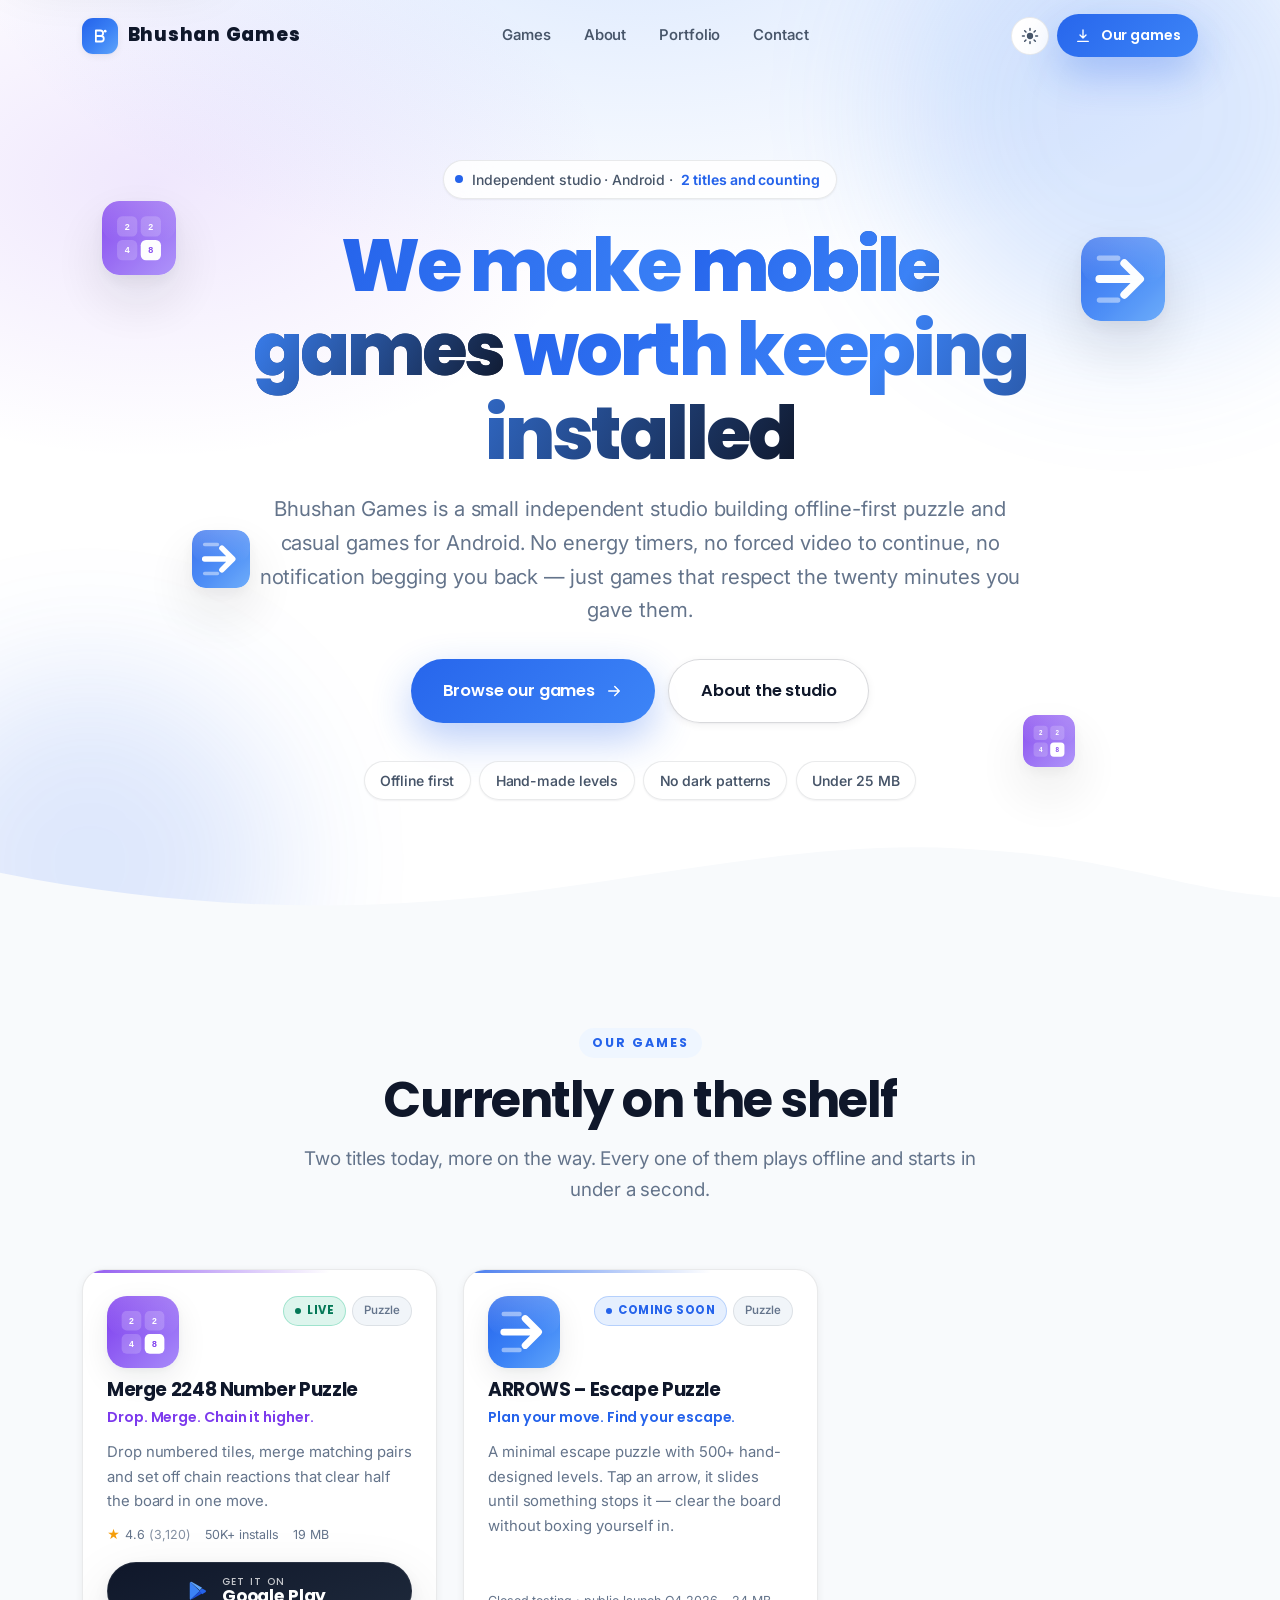
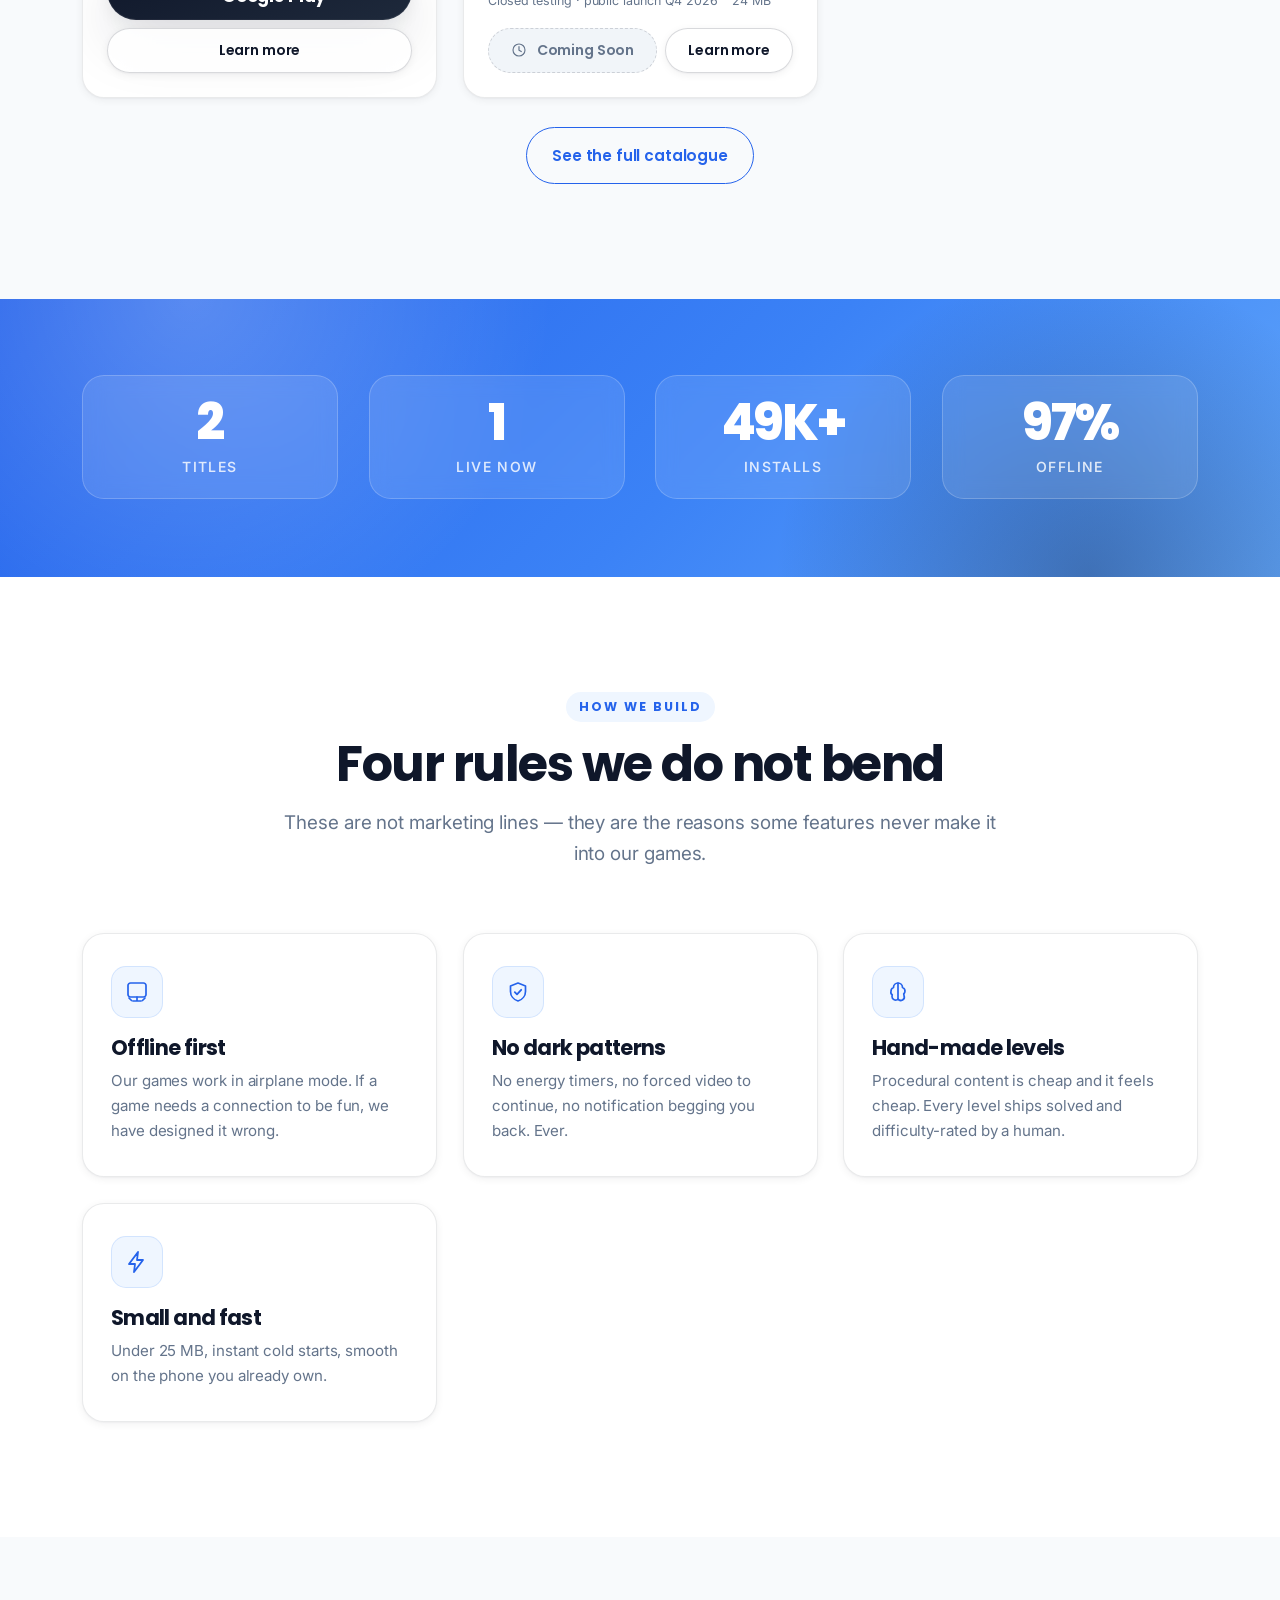
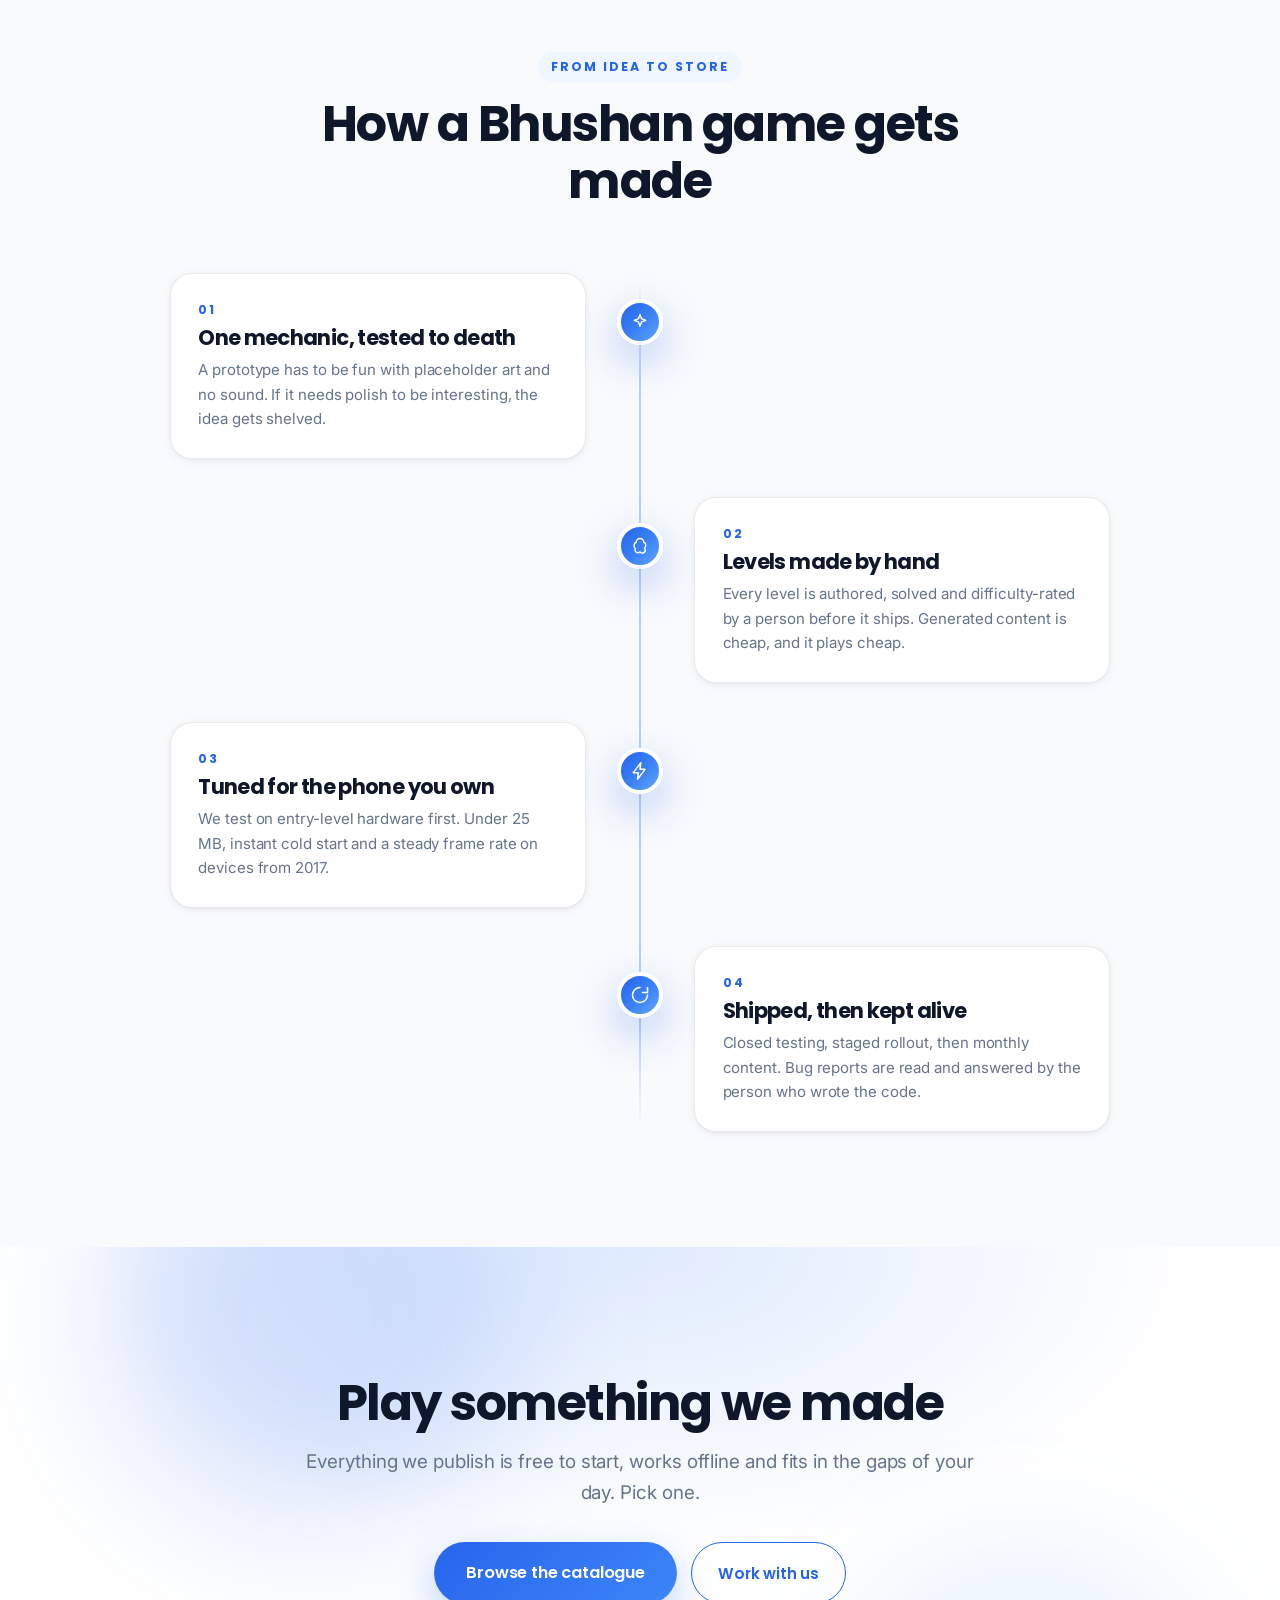
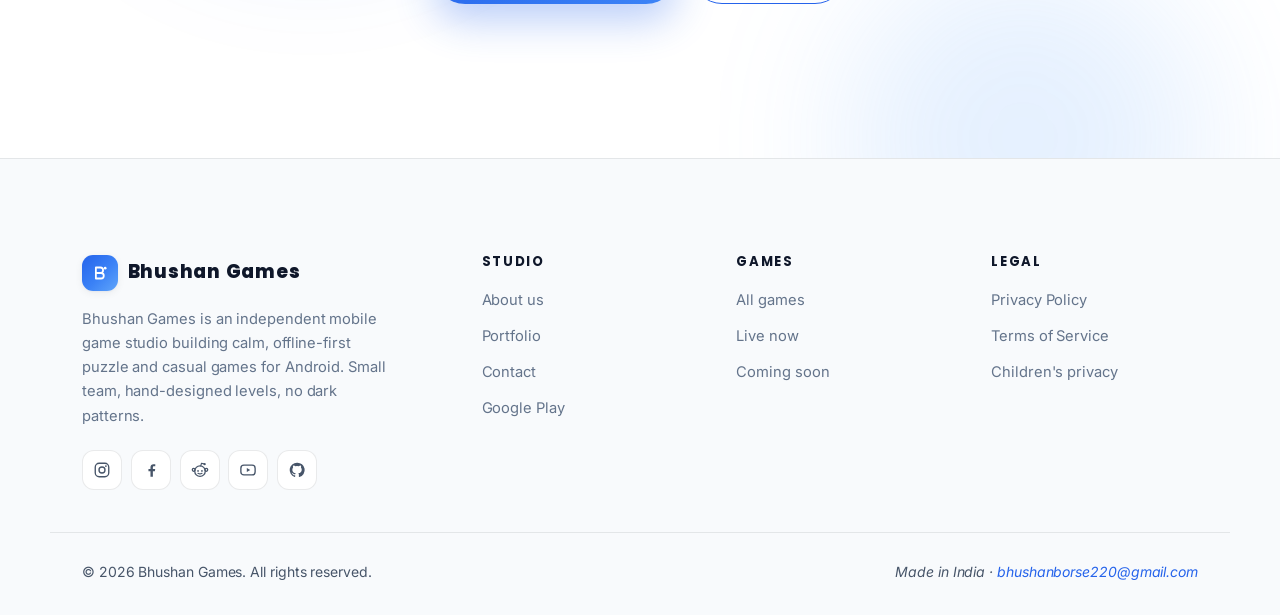
<file: index.html>
<!DOCTYPE html>
<html lang="en">
<head>
  <!-- ==========================================================================
       BHUSHAN GAMES · Home
       Featured games render from js/games-data.js — never edit this file to add
       or remove a title.
       ========================================================================== -->

  <meta charset="utf-8">
  <meta name="viewport" content="width=device-width, initial-scale=1, viewport-fit=cover">
  <meta name="theme-color" content="#2563EB" media="(prefers-color-scheme: light)">
  <meta name="theme-color" content="#0F172A" media="(prefers-color-scheme: dark)">

  <title>Bhushan Games — Independent Mobile Game Studio for Android</title>
  <meta name="description" content="Bhushan Games is an independent mobile game studio building calm, offline-first puzzle and casual games for Android. Merge 2248 is live on Google Play; ARROWS – Escape Puzzle is in testing.">
  <meta name="keywords" content="bhushan games, mobile game studio, android game developer, indie game studio india, offline puzzle games, google play developer">
  <meta name="author" content="Bhushan Games">
  <meta name="robots" content="index, follow, max-image-preview:large, max-snippet:-1">
  <link rel="canonical" href="https://bborse.github.io/">

  <meta property="og:type" content="website">
  <meta property="og:site_name" content="Bhushan Games">
  <meta property="og:title" content="Bhushan Games — Independent Mobile Game Studio">
  <meta property="og:description" content="Offline-first puzzle and casual games for Android. No energy timers, no forced ads, no dark patterns.">
  <meta property="og:url" content="https://bborse.github.io/">
  <meta property="og:image" content="https://bborse.github.io/images/og-image.png">
  <meta property="og:image:width" content="1200">
  <meta property="og:image:height" content="630">
  <meta property="og:locale" content="en_US">

  <meta name="twitter:card" content="summary_large_image">
  <meta name="twitter:title" content="Bhushan Games — Independent Mobile Game Studio">
  <meta name="twitter:description" content="Offline-first puzzle and casual games for Android.">
  <meta name="twitter:image" content="https://bborse.github.io/images/og-image.png">

  <link rel="icon" href="/images/favicon.svg" type="image/svg+xml">
  <link rel="apple-touch-icon" href="/images/apple-touch-icon.png">
  <link rel="manifest" href="/site.webmanifest">

  <link rel="preconnect" href="https://fonts.googleapis.com">
  <link rel="preconnect" href="https://fonts.gstatic.com" crossorigin>
  <link rel="stylesheet" href="https://fonts.googleapis.com/css2?family=Inter:wght@400;500;600;700&family=Poppins:wght@500;600;700;800&display=swap" media="print" onload="this.media='all'">
  <noscript><link rel="stylesheet" href="https://fonts.googleapis.com/css2?family=Inter:wght@400;500;600;700&family=Poppins:wght@500;600;700;800&display=swap"></noscript>

  <link rel="stylesheet" href="/css/style.css">

  <script type="application/ld+json">
  {
    "@context": "https://schema.org",
    "@graph": [
      {
        "@type": "Organization",
        "@id": "https://bborse.github.io/#organization",
        "name": "Bhushan Games",
        "url": "https://bborse.github.io/",
        "logo": "https://bborse.github.io/images/logo.svg",
        "description": "Independent mobile game studio building offline-first puzzle and casual games for Android.",
        "foundingDate": "2024",
        "email": "bhushanborse220@gmail.com",
        "sameAs": [
          "https://instagram.com/#",
          "https://facebook.com/#",
          "https://reddit.com/r/#",
          "https://youtube.com/#",
          "https://github.com/#"
        ]
      },
      {
        "@type": "WebSite",
        "@id": "https://bborse.github.io/#website",
        "url": "https://bborse.github.io/",
        "name": "Bhushan Games",
        "inLanguage": "en-US",
        "publisher": { "@id": "https://bborse.github.io/#organization" }
      }
    ]
  }
  </script>
</head>

<body data-page="home">

  <!-- Page loader -->
  <div class="loader" id="loader" role="status" aria-live="polite" aria-label="Loading Bhushan Games">
    <div class="loader__mark">
      <svg viewBox="0 0 64 64" width="64" height="64" aria-hidden="true" focusable="false">
        <path class="loader__arrow" d="M20 16h13a8 8 0 0 1 0 16H20Zm0 16h15a8 8 0 0 1 0 16H20Z"
              fill="none" stroke="currentColor" stroke-width="5" stroke-linecap="round" stroke-linejoin="round"/>
      </svg>
    </div>
    <p class="loader__text">BHUSHAN</p>
    <div class="loader__bar"><span></span></div>
  </div>

  <div class="cursor" id="cursorDot" aria-hidden="true"></div>
  <div class="cursor-ring" id="cursorRing" aria-hidden="true"></div>

  <a class="skip-link" href="#main">Skip to main content</a>
  <div class="scroll-progress" id="scrollProgress" aria-hidden="true"></div>

  <header class="navbar" id="navbar">
    <div class="navbar__mount" id="siteHeader"></div>
  </header>
  <div class="nav-backdrop" id="navBackdrop" hidden></div>

  <main id="main">

    <!-- ====================== STUDIO HERO ====================== -->
    <section class="studio-hero">
      <div class="studio-hero__bg" aria-hidden="true">
        <span class="blob blob--1"></span>
        <span class="blob blob--2"></span>
        <span class="grid-fade"></span>
        <img class="hero-icon hero-icon--1" src="/images/games/merge-2248/icon.svg" width="74" height="74" alt="" data-parallax="0.05">
        <img class="hero-icon hero-icon--2" src="/images/games/arrows/icon.svg" width="58" height="58" alt="" data-parallax="-0.07">
        <img class="hero-icon hero-icon--3" src="/images/games/arrows/icon.svg" width="84" height="84" alt="" data-parallax="0.06">
        <img class="hero-icon hero-icon--4" src="/images/games/merge-2248/icon.svg" width="52" height="52" alt="" data-parallax="-0.05">
      </div>

      <div class="container studio-hero__inner">
        <p class="pill" data-animate="fade-up">
          <span class="pill__dot" aria-hidden="true"></span>
          Independent studio · Android · <strong>2 titles and counting</strong>
        </p>

        <!-- Each line is its own block so the headline always breaks in the
             same place instead of re-wrapping wherever the text happens to run out. -->
        <h1 class="studio-hero__title" data-animate="fade-up" data-animate-delay="60">
          <span class="studio-hero__line">We make <span class="grad">mobile games</span></span>
          <span class="studio-hero__line">worth keeping installed</span>
        </h1>

        <p class="studio-hero__lede" data-animate="fade-up" data-animate-delay="120">
          Bhushan Games is a small independent studio building offline-first puzzle and casual
          games for Android. No energy timers, no forced video to continue, no notification
          begging you back — just games that respect the twenty minutes you gave them.
        </p>

        <div class="studio-hero__cta" data-animate="fade-up" data-animate-delay="180">
          <a class="btn btn--primary btn--lg" href="/games.html" data-ripple>
            Browse our games
            <svg viewBox="0 0 24 24" width="18" height="18" aria-hidden="true" focusable="false">
              <path d="M5 12h13M13 6l6 6-6 6" fill="none" stroke="currentColor" stroke-width="2" stroke-linecap="round" stroke-linejoin="round"/>
            </svg>
          </a>
          <a class="btn btn--ghost btn--lg" href="/about.html" data-ripple>About the studio</a>
        </div>

        <ul class="studio-hero__marks" data-animate="fade-up" data-animate-delay="240">
          <li class="glass-chip">Offline first</li>
          <li class="glass-chip">Hand-made levels</li>
          <li class="glass-chip">No dark patterns</li>
          <li class="glass-chip">Under 25 MB</li>
        </ul>
      </div>

      <div class="divider divider--bottom" aria-hidden="true">
        <svg viewBox="0 0 1440 110" preserveAspectRatio="none" focusable="false">
          <path d="M0 60c180 40 360 50 540 30s360-70 540-60 240 50 360 60v20H0Z" fill="currentColor"/>
        </svg>
      </div>
    </section>

    <!-- ====================== FEATURED GAMES ====================== -->
    <section class="section section--alt" id="games" aria-labelledby="featured-title">
      <div class="container">
        <header class="section__head">
          <p class="eyebrow" data-animate="fade-up">Our games</p>
          <h2 class="section__title" id="featured-title" data-animate="fade-up" data-animate-delay="60">
            Currently on the shelf
          </h2>
          <p class="section__sub" data-animate="fade-up" data-animate-delay="100">
            Two titles today, more on the way. Every one of them plays offline and starts
            in under a second.
          </p>
        </header>

        <!-- Cards are generated from js/games-data.js -->
        <div class="games-grid" id="featuredGames"></div>

        <p class="contact__actions" data-animate="fade-up">
          <a class="btn btn--outline" href="/games.html" data-ripple>See the full catalogue</a>
        </p>
      </div>
    </section>

    <!-- ====================== STATS ====================== -->
    <section class="stats" aria-labelledby="stats-title">
      <div class="stats__glow" aria-hidden="true"></div>
      <div class="container">
        <h2 class="visually-hidden" id="stats-title">The studio in numbers</h2>
        <ul class="stats__grid">
          <li class="stat" data-animate="zoom-in">
            <p class="stat__value"><span id="totalGames" data-counter="0">0</span></p>
            <p class="stat__label">Titles</p>
          </li>
          <li class="stat" data-animate="zoom-in" data-animate-delay="80">
            <p class="stat__value"><span id="liveGames" data-counter="0">0</span></p>
            <p class="stat__label">Live now</p>
          </li>
          <li class="stat" data-animate="zoom-in" data-animate-delay="160">
            <p class="stat__value"><span data-counter="50" data-counter-suffix="K+">0</span></p>
            <p class="stat__label">Installs</p>
          </li>
          <li class="stat" data-animate="zoom-in" data-animate-delay="240">
            <p class="stat__value"><span data-counter="100" data-counter-suffix="%">0</span></p>
            <p class="stat__label">Offline</p>
          </li>
        </ul>
      </div>
    </section>

    <!-- ====================== HOW WE BUILD ====================== -->
    <section class="section" id="values" aria-labelledby="values-title">
      <div class="container">
        <header class="section__head">
          <p class="eyebrow" data-animate="fade-up">How we build</p>
          <h2 class="section__title" id="values-title" data-animate="fade-up" data-animate-delay="60">
            Four rules we do not bend
          </h2>
          <p class="section__sub" data-animate="fade-up" data-animate-delay="100">
            These are not marketing lines — they are the reasons some features never
            make it into our games.
          </p>
        </header>

        <!-- Filled from SITE.values in js/site-config.js -->
        <ul class="features-grid" data-render="values"></ul>
      </div>
    </section>

    <!-- ====================== PROCESS ====================== -->
    <section class="section section--alt" id="process" aria-labelledby="process-title">
      <div class="container">
        <header class="section__head">
          <p class="eyebrow" data-animate="fade-up">From idea to store</p>
          <h2 class="section__title" id="process-title" data-animate="fade-up" data-animate-delay="60">
            How a Bhushan game gets made
          </h2>
        </header>

        <ol class="timeline">
          <li class="timeline__item" data-animate="fade-right">
            <span class="timeline__marker" aria-hidden="true">
              <svg viewBox="0 0 24 24" width="20" height="20" focusable="false"><path d="M12 3l1.9 5.1L19 10l-5.1 1.9L12 17l-1.9-5.1L5 10l5.1-1.9Z" fill="none" stroke="currentColor" stroke-width="1.7" stroke-linejoin="round"/></svg>
            </span>
            <div class="timeline__card">
              <p class="timeline__step">01</p>
              <h3 class="timeline__title">One mechanic, tested to death</h3>
              <p class="timeline__text">
                A prototype has to be fun with placeholder art and no sound. If it needs
                polish to be interesting, the idea gets shelved.
              </p>
            </div>
          </li>

          <li class="timeline__item" data-animate="fade-left">
            <span class="timeline__marker" aria-hidden="true">
              <svg viewBox="0 0 24 24" width="20" height="20" focusable="false"><path d="M12 3a4.5 4.5 0 0 1 4.5 4.5c1.4.5 2.5 1.9 2.5 3.6 0 1.2-.5 2.2-1.3 2.9.2.5.3 1 .3 1.5A3.5 3.5 0 0 1 12 19a3.5 3.5 0 0 1-6-2.5c0-.5.1-1 .3-1.5A3.7 3.7 0 0 1 5 11.1c0-1.7 1.1-3.1 2.5-3.6A4.5 4.5 0 0 1 12 3Z" fill="none" stroke="currentColor" stroke-width="1.7" stroke-linejoin="round"/></svg>
            </span>
            <div class="timeline__card">
              <p class="timeline__step">02</p>
              <h3 class="timeline__title">Levels made by hand</h3>
              <p class="timeline__text">
                Every level is authored, solved and difficulty-rated by a person before it
                ships. Generated content is cheap, and it plays cheap.
              </p>
            </div>
          </li>

          <li class="timeline__item" data-animate="fade-right">
            <span class="timeline__marker" aria-hidden="true">
              <svg viewBox="0 0 24 24" width="20" height="20" focusable="false"><path d="M13 2 4 14h6l-1 8 9-12h-6Z" fill="none" stroke="currentColor" stroke-width="1.8" stroke-linejoin="round"/></svg>
            </span>
            <div class="timeline__card">
              <p class="timeline__step">03</p>
              <h3 class="timeline__title">Tuned for the phone you own</h3>
              <p class="timeline__text">
                We test on entry-level hardware first. Under 25 MB, instant cold start and a
                steady frame rate on devices from 2017.
              </p>
            </div>
          </li>

          <li class="timeline__item" data-animate="fade-left">
            <span class="timeline__marker" aria-hidden="true">
              <svg viewBox="0 0 24 24" width="20" height="20" focusable="false"><path d="M12 3a9 9 0 1 0 9 9" fill="none" stroke="currentColor" stroke-width="1.9" stroke-linecap="round"/><path d="M21 3v6h-6" fill="none" stroke="currentColor" stroke-width="1.9" stroke-linecap="round" stroke-linejoin="round"/></svg>
            </span>
            <div class="timeline__card">
              <p class="timeline__step">04</p>
              <h3 class="timeline__title">Shipped, then kept alive</h3>
              <p class="timeline__text">
                Closed testing, staged rollout, then monthly content. Bug reports are read
                and answered by the person who wrote the code.
              </p>
            </div>
          </li>
        </ol>
      </div>
    </section>

    <!-- ====================== CTA ====================== -->
    <section class="cta" id="follow">
      <div class="cta__bg" aria-hidden="true">
        <span class="blob blob--cta-1"></span>
        <span class="blob blob--cta-2"></span>
      </div>
      <div class="container cta__inner">
        <h2 class="cta__title" data-animate="fade-up">Play something we made</h2>
        <p class="cta__text" data-animate="fade-up" data-animate-delay="80">
          Everything we publish is free to start, works offline and fits in the gaps
          of your day. Pick one.
        </p>
        <div class="cta__actions" data-animate="zoom-in" data-animate-delay="140">
          <a class="btn btn--primary btn--lg" href="/games.html" data-ripple>Browse the catalogue</a>
          <a class="btn btn--outline" href="/contact.html" data-ripple>Work with us</a>
        </div>
      </div>
    </section>
  </main>

  <footer class="footer" id="siteFooter"></footer>

  <button class="to-top" id="toTop" type="button" aria-label="Back to top">
    <svg viewBox="0 0 24 24" width="20" height="20" aria-hidden="true" focusable="false">
      <path d="M12 19V5m0 0-6 6m6-6 6 6" fill="none" stroke="currentColor" stroke-width="2.2" stroke-linecap="round" stroke-linejoin="round"/>
    </svg>
  </button>

  <!-- Data first, then templates, then the runtime -->
  <script src="/js/games-data.js" defer></script>
  <script src="/js/site-config.js" defer></script>
  <script src="/js/templates.js" defer></script>
  <script src="/js/site.js" defer></script>
</body>
</html>
</file>
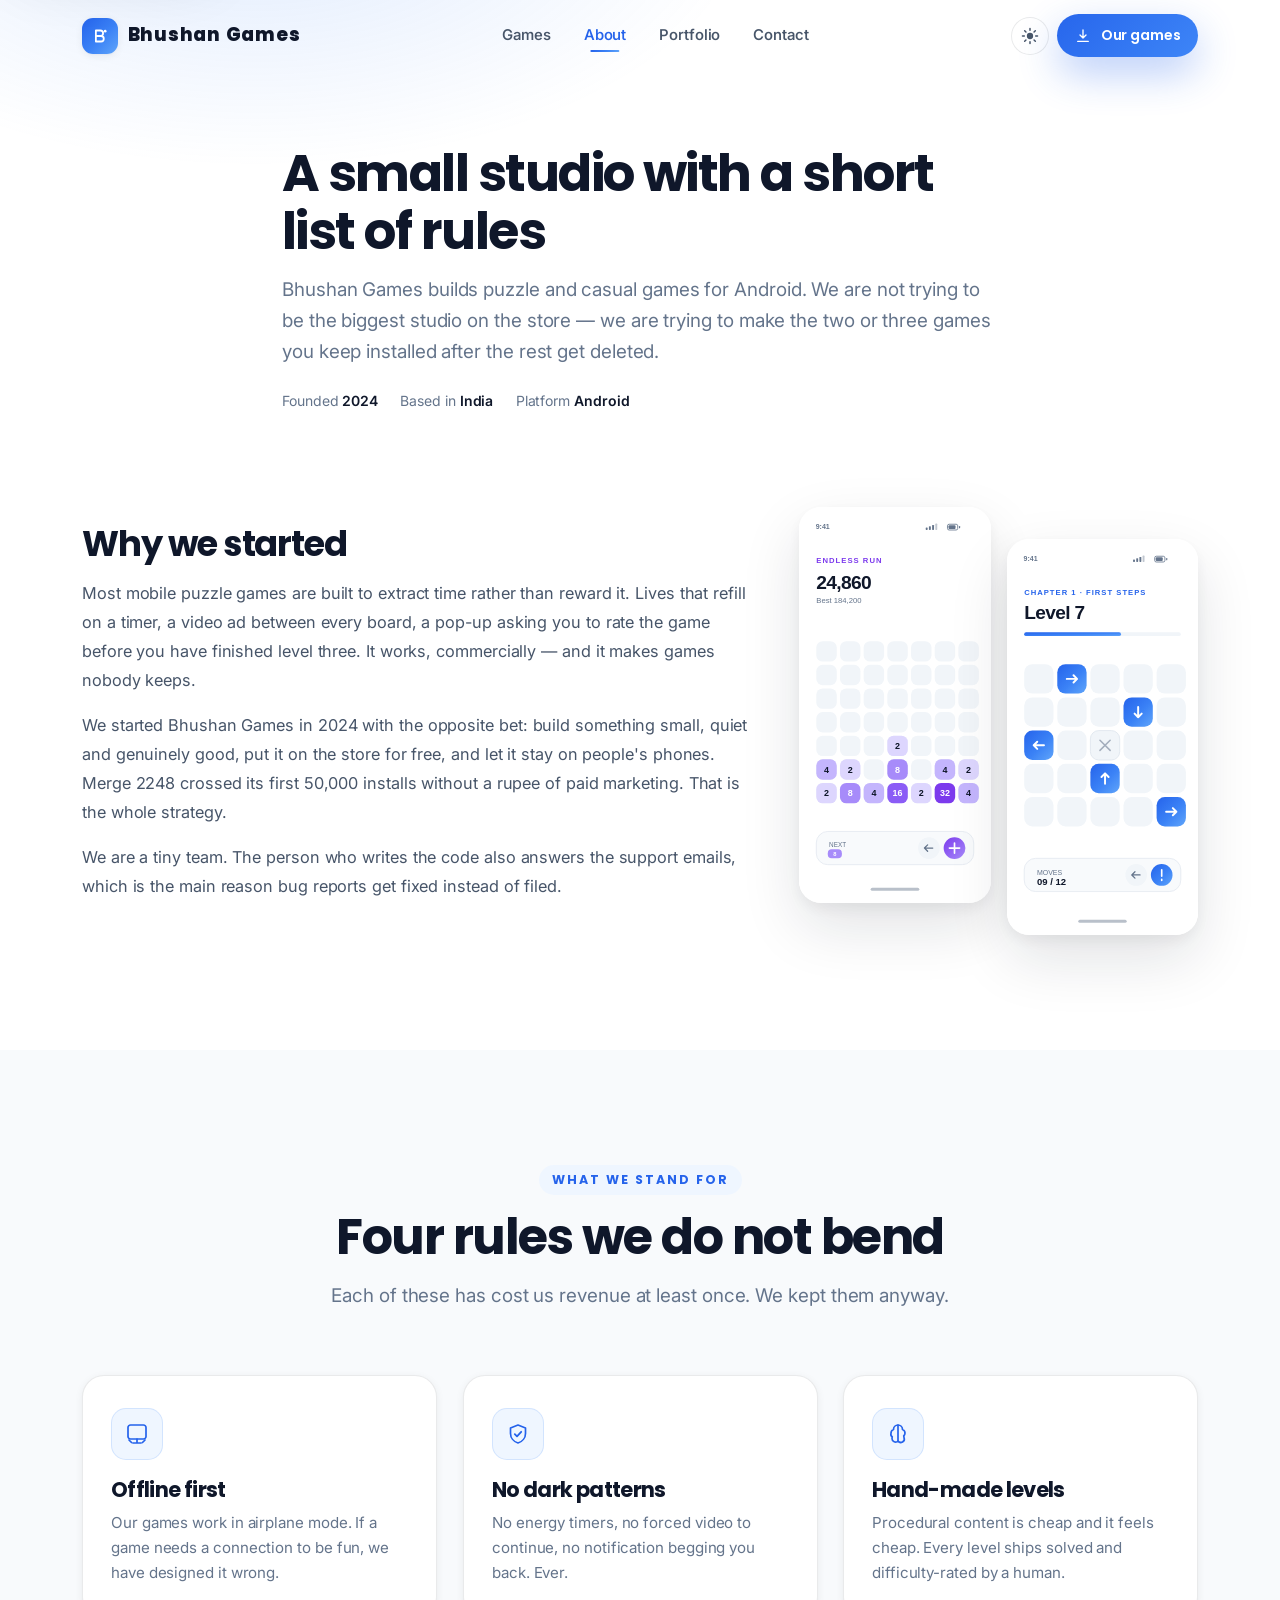
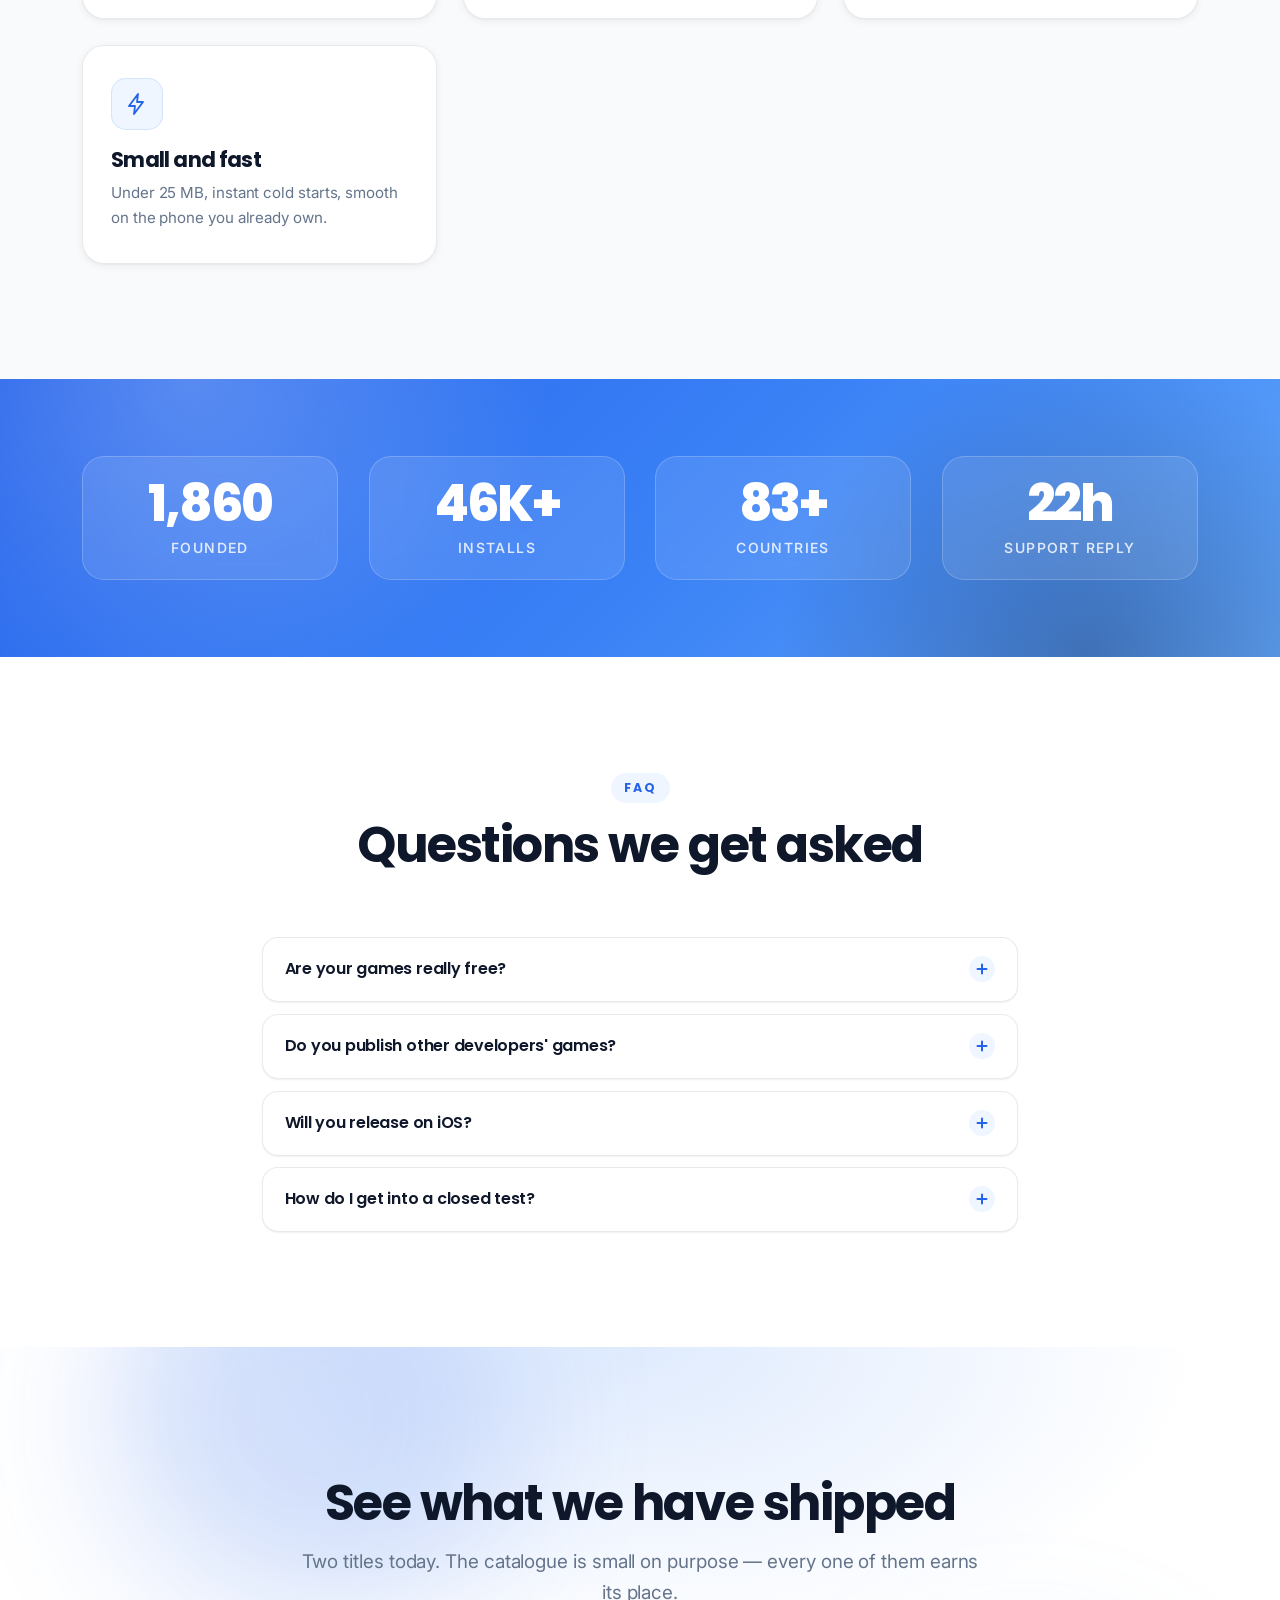
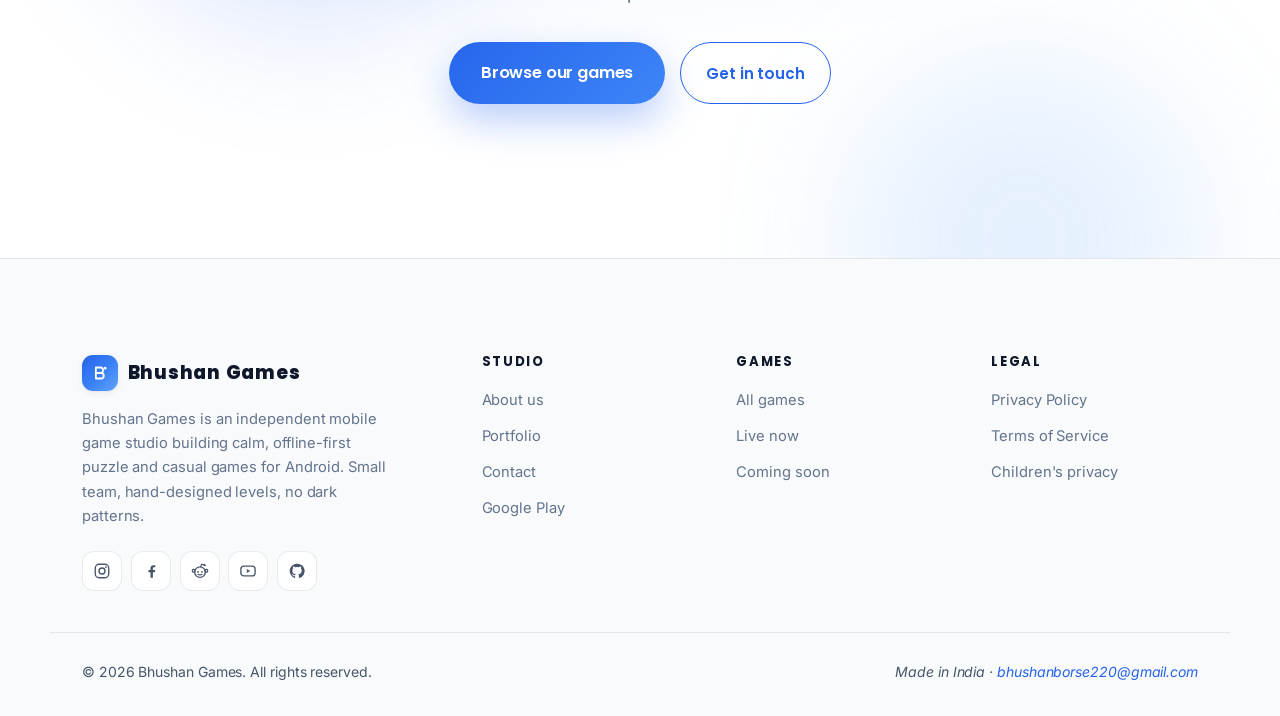
<file: about.html>
<!DOCTYPE html>
<html lang="en">
<head>
  <!-- ==========================================================================
       BHUSHAN GAMES · About the studio
       ========================================================================== -->

  <meta charset="utf-8">
  <meta name="viewport" content="width=device-width, initial-scale=1, viewport-fit=cover">
  <meta name="theme-color" content="#2563EB" media="(prefers-color-scheme: light)">
  <meta name="theme-color" content="#0F172A" media="(prefers-color-scheme: dark)">

  <title>About | Bhushan Games — Independent Android Game Studio</title>
  <meta name="description" content="Bhushan Games is a small independent Android game studio. How we work, what we refuse to ship, and why every one of our games runs offline.">
  <meta name="robots" content="index, follow">
  <link rel="canonical" href="https://bborse.github.io/about.html">

  <meta property="og:type" content="website">
  <meta property="og:site_name" content="Bhushan Games">
  <meta property="og:title" content="About | Bhushan Games">
  <meta property="og:description" content="A small independent Android game studio. How we work and what we refuse to ship.">
  <meta property="og:url" content="https://bborse.github.io/about.html">
  <meta property="og:image" content="https://bborse.github.io/images/og-image.png">
  <meta name="twitter:card" content="summary_large_image">
  <meta name="twitter:title" content="About | Bhushan Games">
  <meta name="twitter:description" content="A small independent Android game studio.">
  <meta name="twitter:image" content="https://bborse.github.io/images/og-image.png">

  <link rel="icon" href="/images/favicon.svg" type="image/svg+xml">
  <link rel="apple-touch-icon" href="/images/apple-touch-icon.png">
  <link rel="manifest" href="/site.webmanifest">

  <link rel="preconnect" href="https://fonts.googleapis.com">
  <link rel="preconnect" href="https://fonts.gstatic.com" crossorigin>
  <link rel="stylesheet" href="https://fonts.googleapis.com/css2?family=Inter:wght@400;500;600;700&family=Poppins:wght@500;600;700;800&display=swap" media="print" onload="this.media='all'">
  <noscript><link rel="stylesheet" href="https://fonts.googleapis.com/css2?family=Inter:wght@400;500;600;700&family=Poppins:wght@500;600;700;800&display=swap"></noscript>

  <link rel="stylesheet" href="/css/style.css">

  <script type="application/ld+json">
  {
    "@context": "https://schema.org",
    "@type": "AboutPage",
    "url": "https://bborse.github.io/about.html",
    "name": "About Bhushan Games",
    "mainEntity": {
      "@type": "Organization",
      "name": "Bhushan Games",
      "url": "https://bborse.github.io/",
      "foundingDate": "2024",
      "description": "Independent mobile game studio building offline-first puzzle and casual games for Android."
    }
  }
  </script>
</head>

<body data-page="static">

  <div class="cursor" id="cursorDot" aria-hidden="true"></div>
  <div class="cursor-ring" id="cursorRing" aria-hidden="true"></div>

  <a class="skip-link" href="#main">Skip to main content</a>
  <div class="scroll-progress" id="scrollProgress" aria-hidden="true"></div>

  <header class="navbar is-scrolled" id="navbar">
    <div class="navbar__mount" id="siteHeader"></div>
  </header>
  <div class="nav-backdrop" id="navBackdrop" hidden></div>

  <main id="main">

    <section class="legal-hero">
      <div class="container legal-hero__inner">
        <h1>A small studio with a short list of rules</h1>
        <p>
          Bhushan Games builds puzzle and casual games for Android. We are not trying to be
          the biggest studio on the store — we are trying to make the two or three games you
          keep installed after the rest get deleted.
        </p>
        <div class="legal-meta">
          <span>Founded <strong>2024</strong></span>
          <span>Based in <strong>India</strong></span>
          <span>Platform <strong>Android</strong></span>
        </div>
      </div>
    </section>

    <!-- ====================== STORY ====================== -->
    <section class="section">
      <div class="container about-grid">
        <div>
          <h2 class="section__title section__title--sm" data-animate="fade-up">Why we started</h2>
          <p class="game-prose" data-animate="fade-up" data-animate-delay="60">
            Most mobile puzzle games are built to extract time rather than reward it. Lives that
            refill on a timer, a video ad between every board, a pop-up asking you to rate the
            game before you have finished level three. It works, commercially — and it makes
            games nobody keeps.
          </p>
          <p class="game-prose" data-animate="fade-up" data-animate-delay="100">
            We started Bhushan Games in 2024 with the opposite bet: build something small,
            quiet and genuinely good, put it on the store for free, and let it stay on people's
            phones. Merge 2248 crossed its first 50,000 installs without a rupee of paid
            marketing. That is the whole strategy.
          </p>
          <p class="game-prose" data-animate="fade-up" data-animate-delay="140">
            We are a tiny team. The person who writes the code also answers the support emails,
            which is the main reason bug reports get fixed instead of filed.
          </p>
        </div>

        <div class="about-figure" data-animate="fade-left">
          <img src="/images/games/merge-2248/shot-1.svg" width="300" height="620" loading="lazy" decoding="async"
               alt="Merge 2248 gameplay board with numbered tiles">
          <img src="/images/games/arrows/shot-1.svg" width="300" height="620" loading="lazy" decoding="async"
               alt="ARROWS gameplay board with blue arrow tiles">
        </div>
      </div>
    </section>

    <!-- ====================== VALUES ====================== -->
    <section class="section section--alt" aria-labelledby="values-title">
      <div class="container">
        <header class="section__head">
          <p class="eyebrow" data-animate="fade-up">What we stand for</p>
          <h2 class="section__title" id="values-title" data-animate="fade-up" data-animate-delay="60">
            Four rules we do not bend
          </h2>
          <p class="section__sub" data-animate="fade-up" data-animate-delay="100">
            Each of these has cost us revenue at least once. We kept them anyway.
          </p>
        </header>

        <!-- Filled from SITE.values in js/site-config.js -->
        <ul class="features-grid" data-render="values"></ul>
      </div>
    </section>

    <!-- ====================== NUMBERS ====================== -->
    <section class="stats">
      <div class="stats__glow" aria-hidden="true"></div>
      <div class="container">
        <h2 class="visually-hidden">Studio numbers</h2>
        <ul class="stats__grid">
          <li class="stat" data-animate="zoom-in">
            <p class="stat__value"><span data-counter="2024">0</span></p>
            <p class="stat__label">Founded</p>
          </li>
          <li class="stat" data-animate="zoom-in" data-animate-delay="80">
            <p class="stat__value"><span data-counter="50" data-counter-suffix="K+">0</span></p>
            <p class="stat__label">Installs</p>
          </li>
          <li class="stat" data-animate="zoom-in" data-animate-delay="160">
            <p class="stat__value"><span data-counter="90" data-counter-suffix="+">0</span></p>
            <p class="stat__label">Countries</p>
          </li>
          <li class="stat" data-animate="zoom-in" data-animate-delay="240">
            <p class="stat__value"><span data-counter="24" data-counter-suffix="h">0</span></p>
            <p class="stat__label">Support reply</p>
          </li>
        </ul>
      </div>
    </section>

    <!-- ====================== FAQ ====================== -->
    <section class="section" id="faq" aria-labelledby="faq-title">
      <div class="container container--narrow">
        <header class="section__head">
          <p class="eyebrow" data-animate="fade-up">FAQ</p>
          <h2 class="section__title" id="faq-title" data-animate="fade-up" data-animate-delay="60">
            Questions we get asked
          </h2>
        </header>

        <div class="accordion" id="accordion">
          <div class="accordion__item" data-animate="fade-up">
            <h3>
              <button class="accordion__trigger" type="button" id="q1" aria-expanded="false" aria-controls="a1">
                <span>Are your games really free?</span><span class="accordion__icon" aria-hidden="true"></span>
              </button>
            </h3>
            <div class="accordion__panel" id="a1" role="region" aria-labelledby="q1" hidden>
              <p>Yes. Every title is free to download and free to finish. Where a game shows ads,
                 there is a one-time purchase to remove them — but no content is ever locked behind
                 payment and there are no energy timers.</p>
            </div>
          </div>

          <div class="accordion__item" data-animate="fade-up" data-animate-delay="50">
            <h3>
              <button class="accordion__trigger" type="button" id="q2" aria-expanded="false" aria-controls="a2">
                <span>Do you publish other developers' games?</span><span class="accordion__icon" aria-hidden="true"></span>
              </button>
            </h3>
            <div class="accordion__panel" id="a2" role="region" aria-labelledby="q2" hidden>
              <p>Not yet, but we are open to it. If you have a finished or near-finished Android
                 puzzle or casual game, <a href="/contact.html">send us a build</a> — we read
                 everything that arrives.</p>
            </div>
          </div>

          <div class="accordion__item" data-animate="fade-up" data-animate-delay="100">
            <h3>
              <button class="accordion__trigger" type="button" id="q3" aria-expanded="false" aria-controls="a3">
                <span>Will you release on iOS?</span><span class="accordion__icon" aria-hidden="true"></span>
              </button>
            </h3>
            <div class="accordion__panel" id="a3" role="region" aria-labelledby="q3" hidden>
              <p>We build for Android first because that is where most of our players are. iOS
                 versions are on the roadmap once a title has proven itself on Play.</p>
            </div>
          </div>

          <div class="accordion__item" data-animate="fade-up" data-animate-delay="150">
            <h3>
              <button class="accordion__trigger" type="button" id="q4" aria-expanded="false" aria-controls="a4">
                <span>How do I get into a closed test?</span><span class="accordion__icon" aria-hidden="true"></span>
              </button>
            </h3>
            <div class="accordion__panel" id="a4" role="region" aria-labelledby="q4" hidden>
              <p>Write to us with the Google account email you use on Play and we will add you to
                 the next batch. Testers get every future title early, permanently.</p>
            </div>
          </div>
        </div>
      </div>
    </section>

    <section class="cta">
      <div class="cta__bg" aria-hidden="true">
        <span class="blob blob--cta-1"></span><span class="blob blob--cta-2"></span>
      </div>
      <div class="container cta__inner">
        <h2 class="cta__title" data-animate="fade-up">See what we have shipped</h2>
        <p class="cta__text" data-animate="fade-up" data-animate-delay="80">
          Two titles today. The catalogue is small on purpose — every one of them earns its place.
        </p>
        <div class="cta__actions" data-animate="zoom-in" data-animate-delay="140">
          <a class="btn btn--primary btn--lg" href="/games.html" data-ripple>Browse our games</a>
          <a class="btn btn--outline" href="/contact.html" data-ripple>Get in touch</a>
        </div>
      </div>
    </section>
  </main>

  <footer class="footer" id="siteFooter"></footer>

  <button class="to-top" id="toTop" type="button" aria-label="Back to top">
    <svg viewBox="0 0 24 24" width="20" height="20" aria-hidden="true" focusable="false">
      <path d="M12 19V5m0 0-6 6m6-6 6 6" fill="none" stroke="currentColor" stroke-width="2.2" stroke-linecap="round" stroke-linejoin="round"/>
    </svg>
  </button>

  <script src="/js/games-data.js" defer></script>
  <script src="/js/site-config.js" defer></script>
  <script src="/js/templates.js" defer></script>
  <script src="/js/site.js" defer></script>
</body>
</html>
</file>
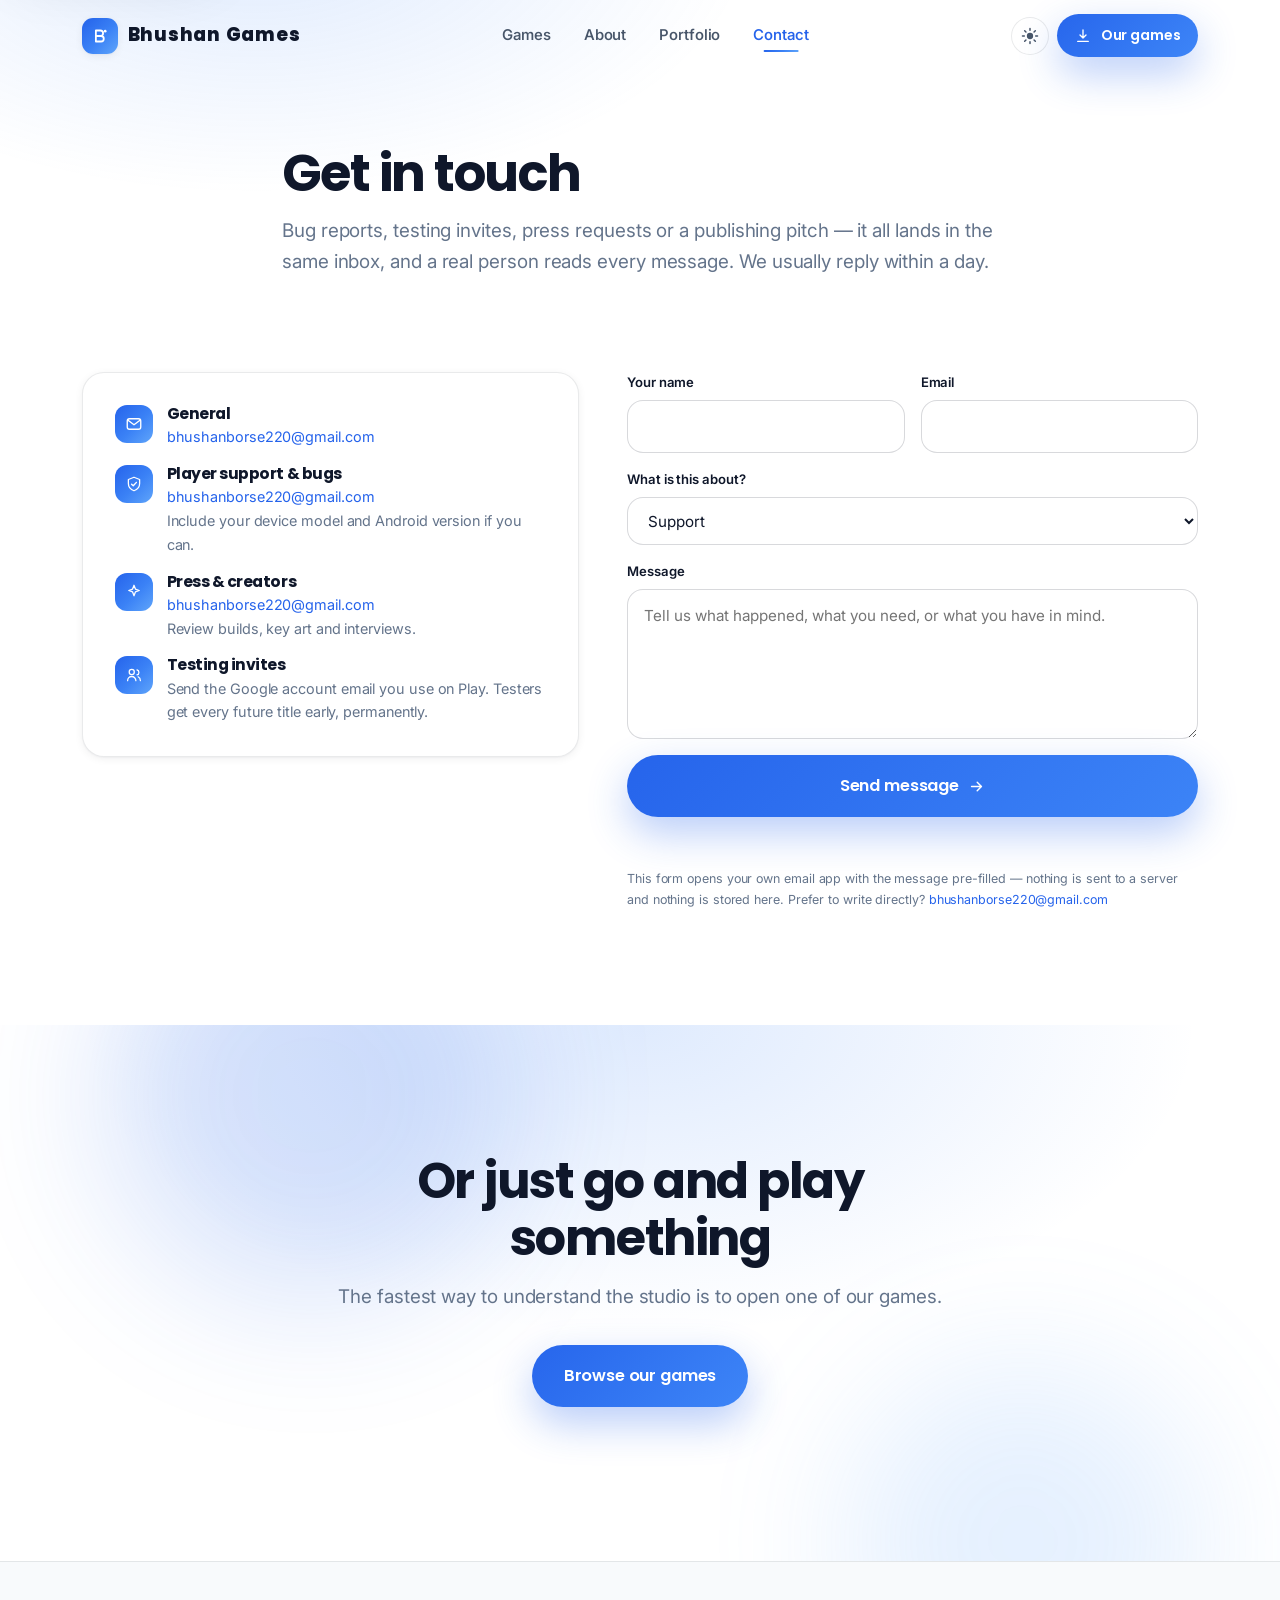
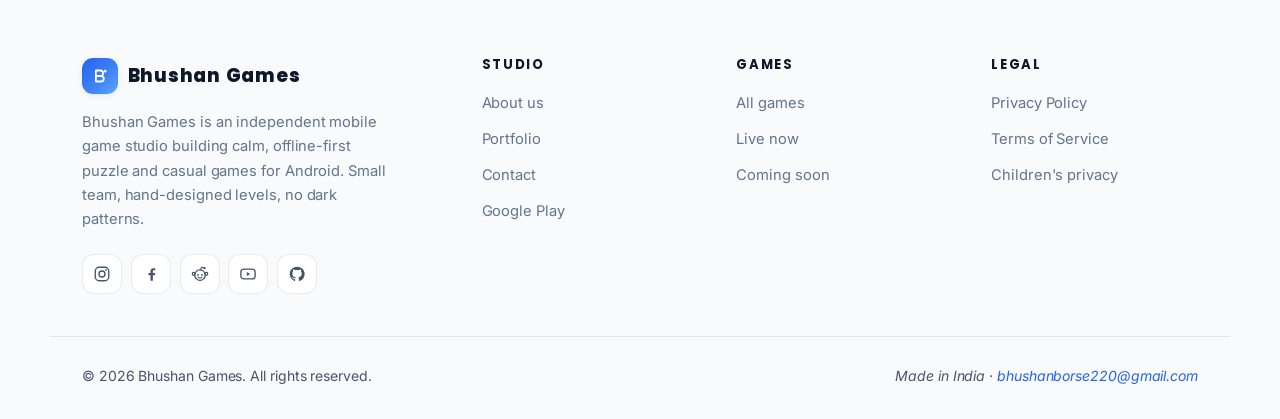
<file: contact.html>
<!DOCTYPE html>
<html lang="en">
<head>
  <!-- ==========================================================================
       BHUSHAN GAMES · Contact
       The form has no backend — it composes a mail: link. Swap in Formspree,
       Netlify Forms or your own endpoint by giving <form> an action/method.
       ========================================================================== -->

  <meta charset="utf-8">
  <meta name="viewport" content="width=device-width, initial-scale=1, viewport-fit=cover">
  <meta name="theme-color" content="#2563EB" media="(prefers-color-scheme: light)">
  <meta name="theme-color" content="#0F172A" media="(prefers-color-scheme: dark)">

  <title>Contact | Bhushan Games — Support, Press &amp; Partnerships</title>
  <meta name="description" content="Get in touch with Bhushan Games: player support, bug reports, testing invites, press enquiries and publishing partnerships. A real person reads every message.">
  <meta name="robots" content="index, follow">
  <link rel="canonical" href="https://bborse.github.io/contact.html">

  <meta property="og:type" content="website">
  <meta property="og:site_name" content="Bhushan Games">
  <meta property="og:title" content="Contact | Bhushan Games">
  <meta property="og:description" content="Support, bug reports, testing invites, press and partnerships.">
  <meta property="og:url" content="https://bborse.github.io/contact.html">
  <meta property="og:image" content="https://bborse.github.io/images/og-image.png">
  <meta name="twitter:card" content="summary_large_image">
  <meta name="twitter:title" content="Contact | Bhushan Games">
  <meta name="twitter:description" content="Support, press and partnerships.">
  <meta name="twitter:image" content="https://bborse.github.io/images/og-image.png">

  <link rel="icon" href="/images/favicon.svg" type="image/svg+xml">
  <link rel="apple-touch-icon" href="/images/apple-touch-icon.png">
  <link rel="manifest" href="/site.webmanifest">

  <link rel="preconnect" href="https://fonts.googleapis.com">
  <link rel="preconnect" href="https://fonts.gstatic.com" crossorigin>
  <link rel="stylesheet" href="https://fonts.googleapis.com/css2?family=Inter:wght@400;500;600;700&family=Poppins:wght@500;600;700;800&display=swap" media="print" onload="this.media='all'">
  <noscript><link rel="stylesheet" href="https://fonts.googleapis.com/css2?family=Inter:wght@400;500;600;700&family=Poppins:wght@500;600;700;800&display=swap"></noscript>

  <link rel="stylesheet" href="/css/style.css">

  <script type="application/ld+json">
  {
    "@context": "https://schema.org",
    "@type": "ContactPage",
    "url": "https://bborse.github.io/contact.html",
    "name": "Contact Bhushan Games",
    "mainEntity": {
      "@type": "Organization",
      "name": "Bhushan Games",
      "url": "https://bborse.github.io/",
      "email": "bhushanborse220@gmail.com",
      "contactPoint": [
        { "@type": "ContactPoint", "contactType": "customer support", "email": "bhushanborse220@gmail.com", "availableLanguage": "English" },
        { "@type": "ContactPoint", "contactType": "press", "email": "bhushanborse220@gmail.com", "availableLanguage": "English" }
      ]
    }
  }
  </script>
</head>

<body data-page="static">

  <div class="cursor" id="cursorDot" aria-hidden="true"></div>
  <div class="cursor-ring" id="cursorRing" aria-hidden="true"></div>

  <a class="skip-link" href="#main">Skip to main content</a>
  <div class="scroll-progress" id="scrollProgress" aria-hidden="true"></div>

  <header class="navbar is-scrolled" id="navbar">
    <div class="navbar__mount" id="siteHeader"></div>
  </header>
  <div class="nav-backdrop" id="navBackdrop" hidden></div>

  <main id="main">

    <section class="legal-hero">
      <div class="container legal-hero__inner">
        <h1>Get in touch</h1>
        <p>
          Bug reports, testing invites, press requests or a publishing pitch — it all lands in
          the same inbox, and a real person reads every message. We usually reply within a day.
        </p>
      </div>
    </section>

    <section class="section">
      <div class="container contact-grid">

        <!-- ---------- routes ---------- -->
        <div class="contact-card" data-animate="fade-right">
          <div class="contact-item">
            <span class="contact-item__icon" aria-hidden="true">
              <svg viewBox="0 0 24 24" width="18" height="18" focusable="false">
                <rect x="3" y="5" width="18" height="14" rx="3" fill="none" stroke="currentColor" stroke-width="1.8"/>
                <path d="m4 7 8 6 8-6" fill="none" stroke="currentColor" stroke-width="1.8" stroke-linecap="round" stroke-linejoin="round"/>
              </svg>
            </span>
            <div>
              <h3>General</h3>
              <p><a href="mailto:bhushanborse220@gmail.com">bhushanborse220@gmail.com</a></p>
            </div>
          </div>

          <div class="contact-item">
            <span class="contact-item__icon" aria-hidden="true">
              <svg viewBox="0 0 24 24" width="18" height="18" focusable="false">
                <path d="M12 3l7.5 3v5.4c0 4.3-3.1 8.2-7.5 9.6-4.4-1.4-7.5-5.3-7.5-9.6V6Z" fill="none" stroke="currentColor" stroke-width="1.7" stroke-linejoin="round"/>
                <path d="M8.8 12.2 11 14.4l4.2-4.6" fill="none" stroke="currentColor" stroke-width="1.8" stroke-linecap="round" stroke-linejoin="round"/>
              </svg>
            </span>
            <div>
              <h3>Player support &amp; bugs</h3>
              <p><a href="mailto:bhushanborse220@gmail.com">bhushanborse220@gmail.com</a><br>
                 Include your device model and Android version if you can.</p>
            </div>
          </div>

          <div class="contact-item">
            <span class="contact-item__icon" aria-hidden="true">
              <svg viewBox="0 0 24 24" width="18" height="18" focusable="false">
                <path d="M12 3l1.9 5.1L19 10l-5.1 1.9L12 17l-1.9-5.1L5 10l5.1-1.9Z" fill="none" stroke="currentColor" stroke-width="1.7" stroke-linejoin="round"/>
              </svg>
            </span>
            <div>
              <h3>Press &amp; creators</h3>
              <p><a href="mailto:bhushanborse220@gmail.com">bhushanborse220@gmail.com</a><br>
                 Review builds, key art and interviews.</p>
            </div>
          </div>

          <div class="contact-item">
            <span class="contact-item__icon" aria-hidden="true">
              <svg viewBox="0 0 24 24" width="18" height="18" focusable="false">
                <circle cx="9" cy="8" r="3.4" fill="none" stroke="currentColor" stroke-width="1.7"/>
                <path d="M3.5 19.5a5.5 5.5 0 0 1 11 0M16 5.2a3.4 3.4 0 0 1 0 6.6M17.5 14.4a5.5 5.5 0 0 1 3 5.1" fill="none" stroke="currentColor" stroke-width="1.7" stroke-linecap="round"/>
              </svg>
            </span>
            <div>
              <h3>Testing invites</h3>
              <p>Send the Google account email you use on Play. Testers get every future title
                 early, permanently.</p>
            </div>
          </div>
        </div>

        <!-- ---------- form ---------- -->
        <div data-animate="fade-left">
          <form class="form" id="contactForm" novalidate>
            <div class="form__row">
              <div class="field">
                <label for="name">Your name</label>
                <input type="text" id="name" name="name" autocomplete="name" required>
              </div>
              <div class="field">
                <label for="email">Email</label>
                <input type="email" id="email" name="email" autocomplete="email" required>
              </div>
            </div>

            <div class="field">
              <label for="topic">What is this about?</label>
              <select id="topic" name="topic">
                <option>Support</option>
                <option>Bug report</option>
                <option>Testing invite</option>
                <option>Press</option>
                <option>Partnership</option>
                <option>Something else</option>
              </select>
            </div>

            <div class="field">
              <label for="message">Message</label>
              <textarea id="message" name="message" required
                        placeholder="Tell us what happened, what you need, or what you have in mind."></textarea>
            </div>

            <button class="btn btn--primary btn--lg" type="submit" data-ripple>
              Send message
              <svg viewBox="0 0 24 24" width="17" height="17" aria-hidden="true" focusable="false">
                <path d="M5 12h13M13 6l6 6-6 6" fill="none" stroke="currentColor" stroke-width="2" stroke-linecap="round" stroke-linejoin="round"/>
              </svg>
            </button>

            <p class="form__status" id="formStatus" role="status" aria-live="polite"></p>
            <p class="form__note">
              This form opens your own email app with the message pre-filled — nothing is sent to
              a server and nothing is stored here. Prefer to write directly?
              <a href="mailto:bhushanborse220@gmail.com">bhushanborse220@gmail.com</a>
            </p>
          </form>
        </div>
      </div>
    </section>

    <section class="cta">
      <div class="cta__bg" aria-hidden="true">
        <span class="blob blob--cta-1"></span><span class="blob blob--cta-2"></span>
      </div>
      <div class="container cta__inner">
        <h2 class="cta__title" data-animate="fade-up">Or just go and play something</h2>
        <p class="cta__text" data-animate="fade-up" data-animate-delay="80">
          The fastest way to understand the studio is to open one of our games.
        </p>
        <div class="cta__actions" data-animate="zoom-in" data-animate-delay="140">
          <a class="btn btn--primary btn--lg" href="/games.html" data-ripple>Browse our games</a>
        </div>
      </div>
    </section>
  </main>

  <footer class="footer" id="siteFooter"></footer>

  <button class="to-top" id="toTop" type="button" aria-label="Back to top">
    <svg viewBox="0 0 24 24" width="20" height="20" aria-hidden="true" focusable="false">
      <path d="M12 19V5m0 0-6 6m6-6 6 6" fill="none" stroke="currentColor" stroke-width="2.2" stroke-linecap="round" stroke-linejoin="round"/>
    </svg>
  </button>

  <script src="/js/games-data.js" defer></script>
  <script src="/js/site-config.js" defer></script>
  <script src="/js/templates.js" defer></script>
  <script src="/js/site.js" defer></script>
</body>
</html>
</file>
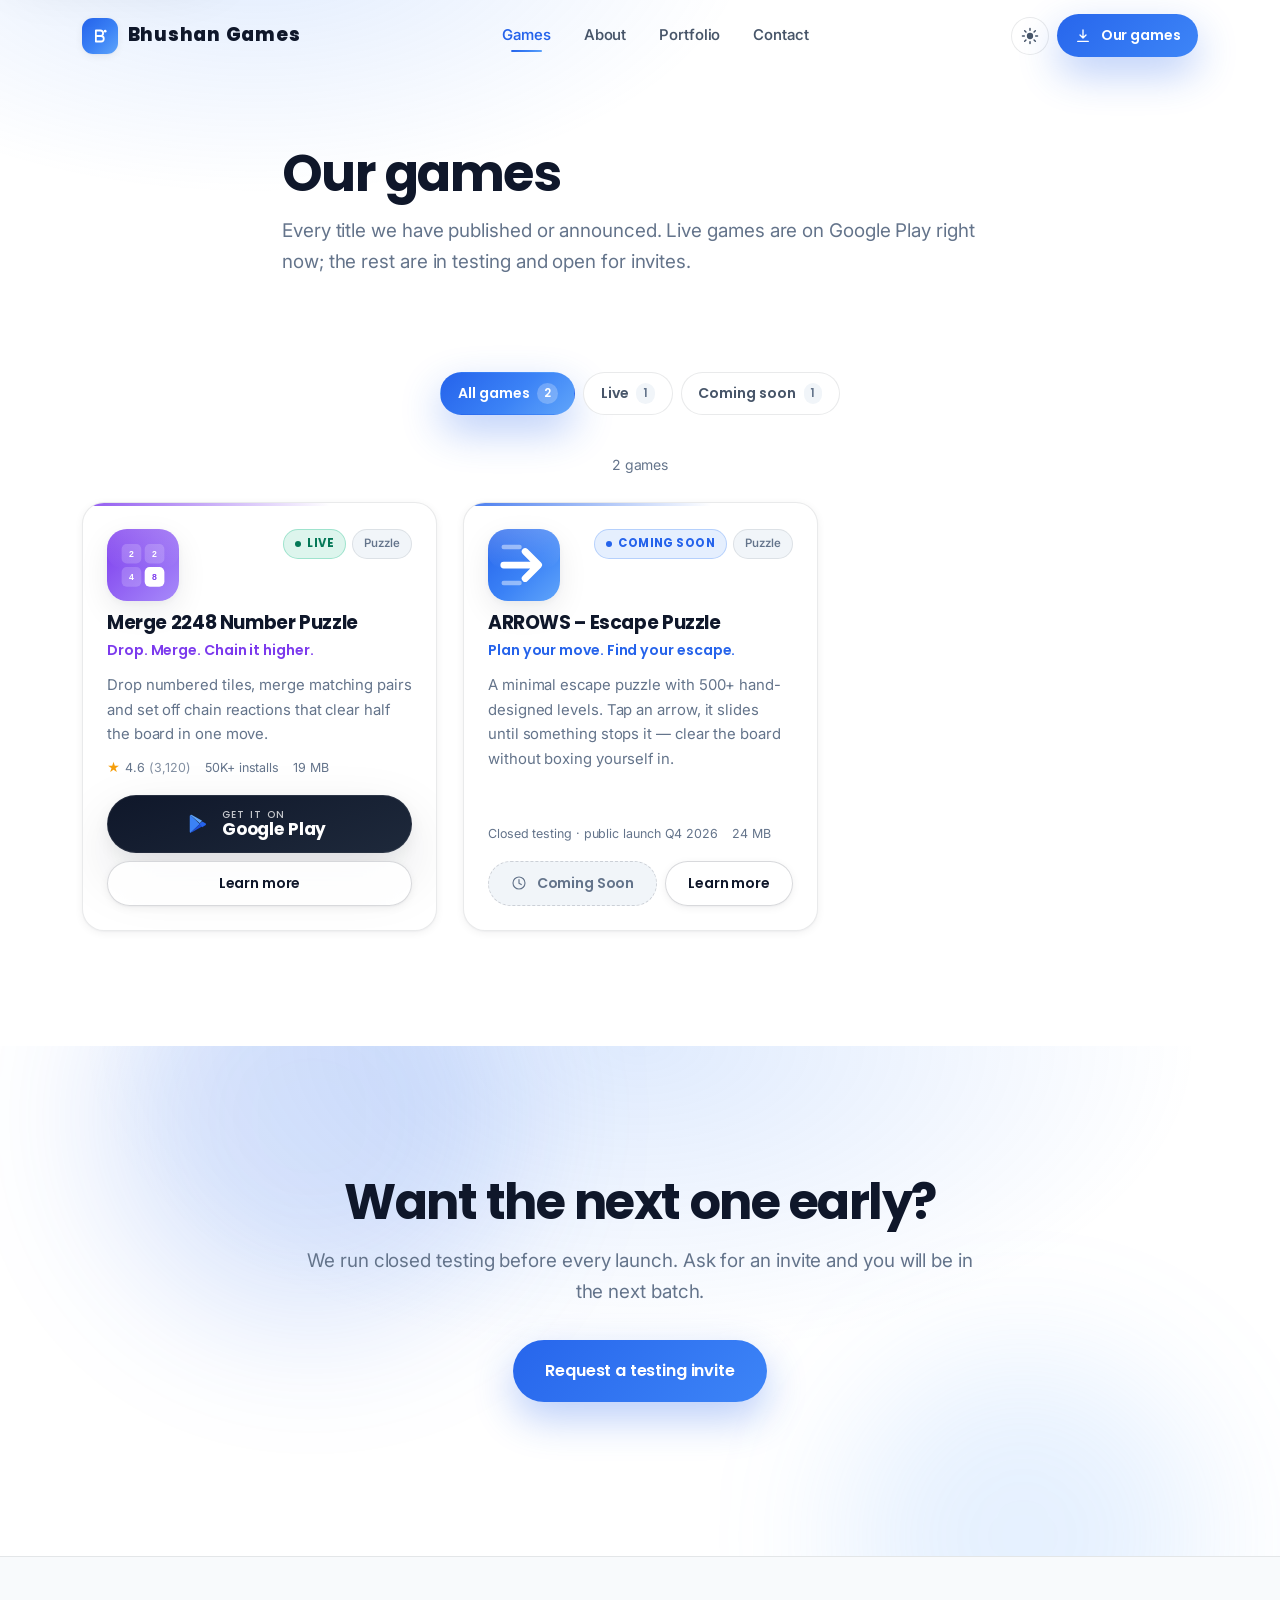
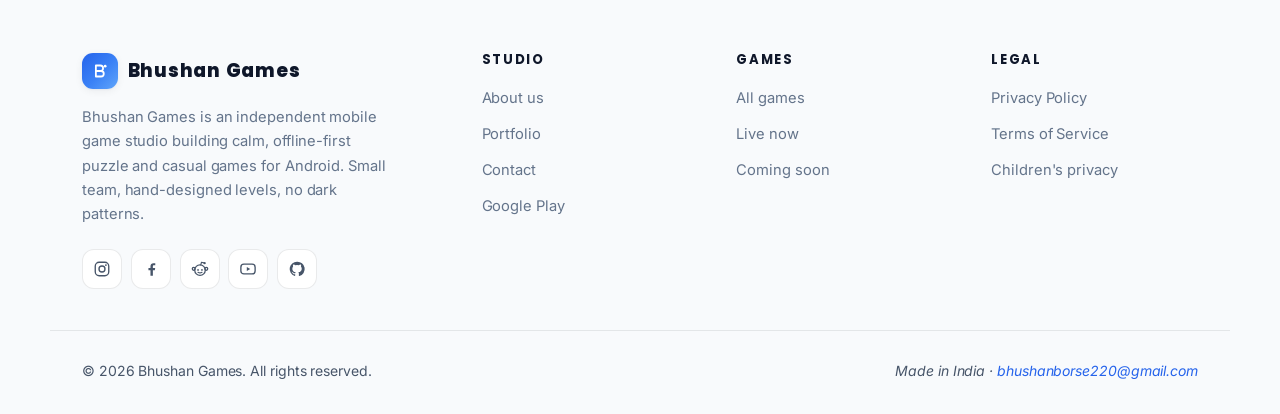
<file: games.html>
<!DOCTYPE html>
<html lang="en">
<head>
  <!-- ==========================================================================
       BHUSHAN GAMES · Catalogue
       The grid and the filter buttons are both generated from js/games-data.js.
       ========================================================================== -->

  <meta charset="utf-8">
  <meta name="viewport" content="width=device-width, initial-scale=1, viewport-fit=cover">
  <meta name="theme-color" content="#2563EB" media="(prefers-color-scheme: light)">
  <meta name="theme-color" content="#0F172A" media="(prefers-color-scheme: dark)">

  <title>Our Games | Bhushan Games — Android Puzzle &amp; Casual Titles</title>
  <meta name="description" content="Every game published by Bhushan Games: Merge 2248 Number Puzzle (live on Google Play) and ARROWS – Escape Puzzle (in testing). Free, offline-first Android games.">
  <meta name="robots" content="index, follow, max-image-preview:large">
  <link rel="canonical" href="https://bborse.github.io/games.html">

  <meta property="og:type" content="website">
  <meta property="og:site_name" content="Bhushan Games">
  <meta property="og:title" content="Our Games | Bhushan Games">
  <meta property="og:description" content="Every game published by Bhushan Games — live titles and what is coming next.">
  <meta property="og:url" content="https://bborse.github.io/games.html">
  <meta property="og:image" content="https://bborse.github.io/images/og-image.png">
  <meta name="twitter:card" content="summary_large_image">
  <meta name="twitter:title" content="Our Games | Bhushan Games">
  <meta name="twitter:description" content="Every game published by Bhushan Games.">
  <meta name="twitter:image" content="https://bborse.github.io/images/og-image.png">

  <link rel="icon" href="/images/favicon.svg" type="image/svg+xml">
  <link rel="apple-touch-icon" href="/images/apple-touch-icon.png">
  <link rel="manifest" href="/site.webmanifest">

  <link rel="preconnect" href="https://fonts.googleapis.com">
  <link rel="preconnect" href="https://fonts.gstatic.com" crossorigin>
  <link rel="stylesheet" href="https://fonts.googleapis.com/css2?family=Inter:wght@400;500;600;700&family=Poppins:wght@500;600;700;800&display=swap" media="print" onload="this.media='all'">
  <noscript><link rel="stylesheet" href="https://fonts.googleapis.com/css2?family=Inter:wght@400;500;600;700&family=Poppins:wght@500;600;700;800&display=swap"></noscript>

  <link rel="stylesheet" href="/css/style.css">
</head>

<body data-page="games">

  <div class="cursor" id="cursorDot" aria-hidden="true"></div>
  <div class="cursor-ring" id="cursorRing" aria-hidden="true"></div>

  <a class="skip-link" href="#main">Skip to main content</a>
  <div class="scroll-progress" id="scrollProgress" aria-hidden="true"></div>

  <header class="navbar is-scrolled" id="navbar">
    <div class="navbar__mount" id="siteHeader"></div>
  </header>
  <div class="nav-backdrop" id="navBackdrop" hidden></div>

  <main id="main">

    <section class="legal-hero">
      <div class="container legal-hero__inner">
        <h1>Our games</h1>
        <p>
          Every title we have published or announced. Live games are on Google Play right now;
          the rest are in testing and open for invites.
        </p>
      </div>
    </section>

    <section class="section">
      <div class="container">

        <!-- Filter buttons are generated so a new status never needs new markup -->
        <div class="filters" id="gameFilters" role="tablist" aria-label="Filter games by status"></div>
        <p class="games-count" id="gamesCount" aria-live="polite"></p>

        <!-- Cards are generated from js/games-data.js -->
        <div class="games-grid" id="gamesGrid"></div>

        <noscript>
          <p class="games-empty">
            Our catalogue is rendered with JavaScript. Enable it, or write to
            <a href="mailto:bhushanborse220@gmail.com">bhushanborse220@gmail.com</a> and we will
            send you the list of games directly.
          </p>
        </noscript>
      </div>
    </section>

    <section class="cta">
      <div class="cta__bg" aria-hidden="true">
        <span class="blob blob--cta-1"></span>
        <span class="blob blob--cta-2"></span>
      </div>
      <div class="container cta__inner">
        <h2 class="cta__title" data-animate="fade-up">Want the next one early?</h2>
        <p class="cta__text" data-animate="fade-up" data-animate-delay="80">
          We run closed testing before every launch. Ask for an invite and you will be
          in the next batch.
        </p>
        <div class="cta__actions" data-animate="zoom-in" data-animate-delay="140">
          <a class="btn btn--primary btn--lg" href="/contact.html" data-ripple>Request a testing invite</a>
        </div>
      </div>
    </section>
  </main>

  <footer class="footer" id="siteFooter"></footer>

  <button class="to-top" id="toTop" type="button" aria-label="Back to top">
    <svg viewBox="0 0 24 24" width="20" height="20" aria-hidden="true" focusable="false">
      <path d="M12 19V5m0 0-6 6m6-6 6 6" fill="none" stroke="currentColor" stroke-width="2.2" stroke-linecap="round" stroke-linejoin="round"/>
    </svg>
  </button>

  <script src="/js/games-data.js" defer></script>
  <script src="/js/site-config.js" defer></script>
  <script src="/js/templates.js" defer></script>
  <script src="/js/site.js" defer></script>
</body>
</html>
</file>
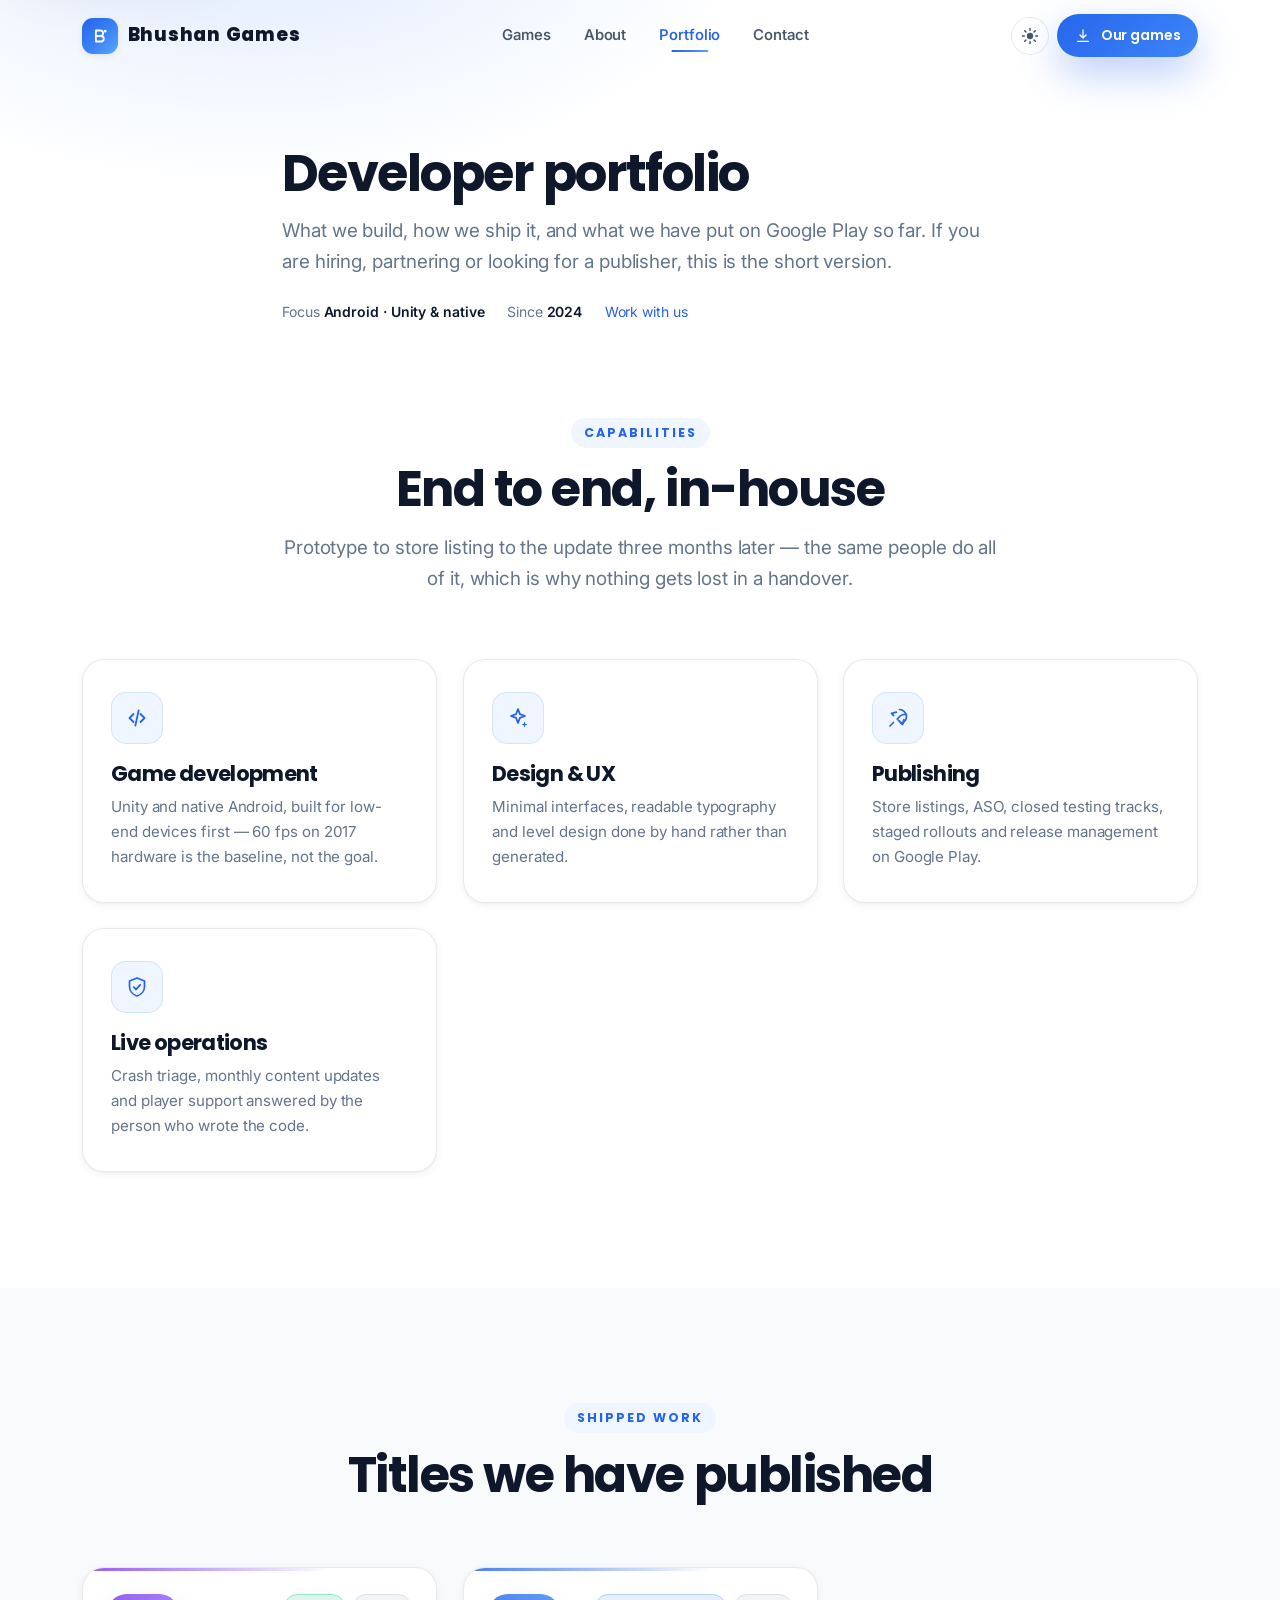
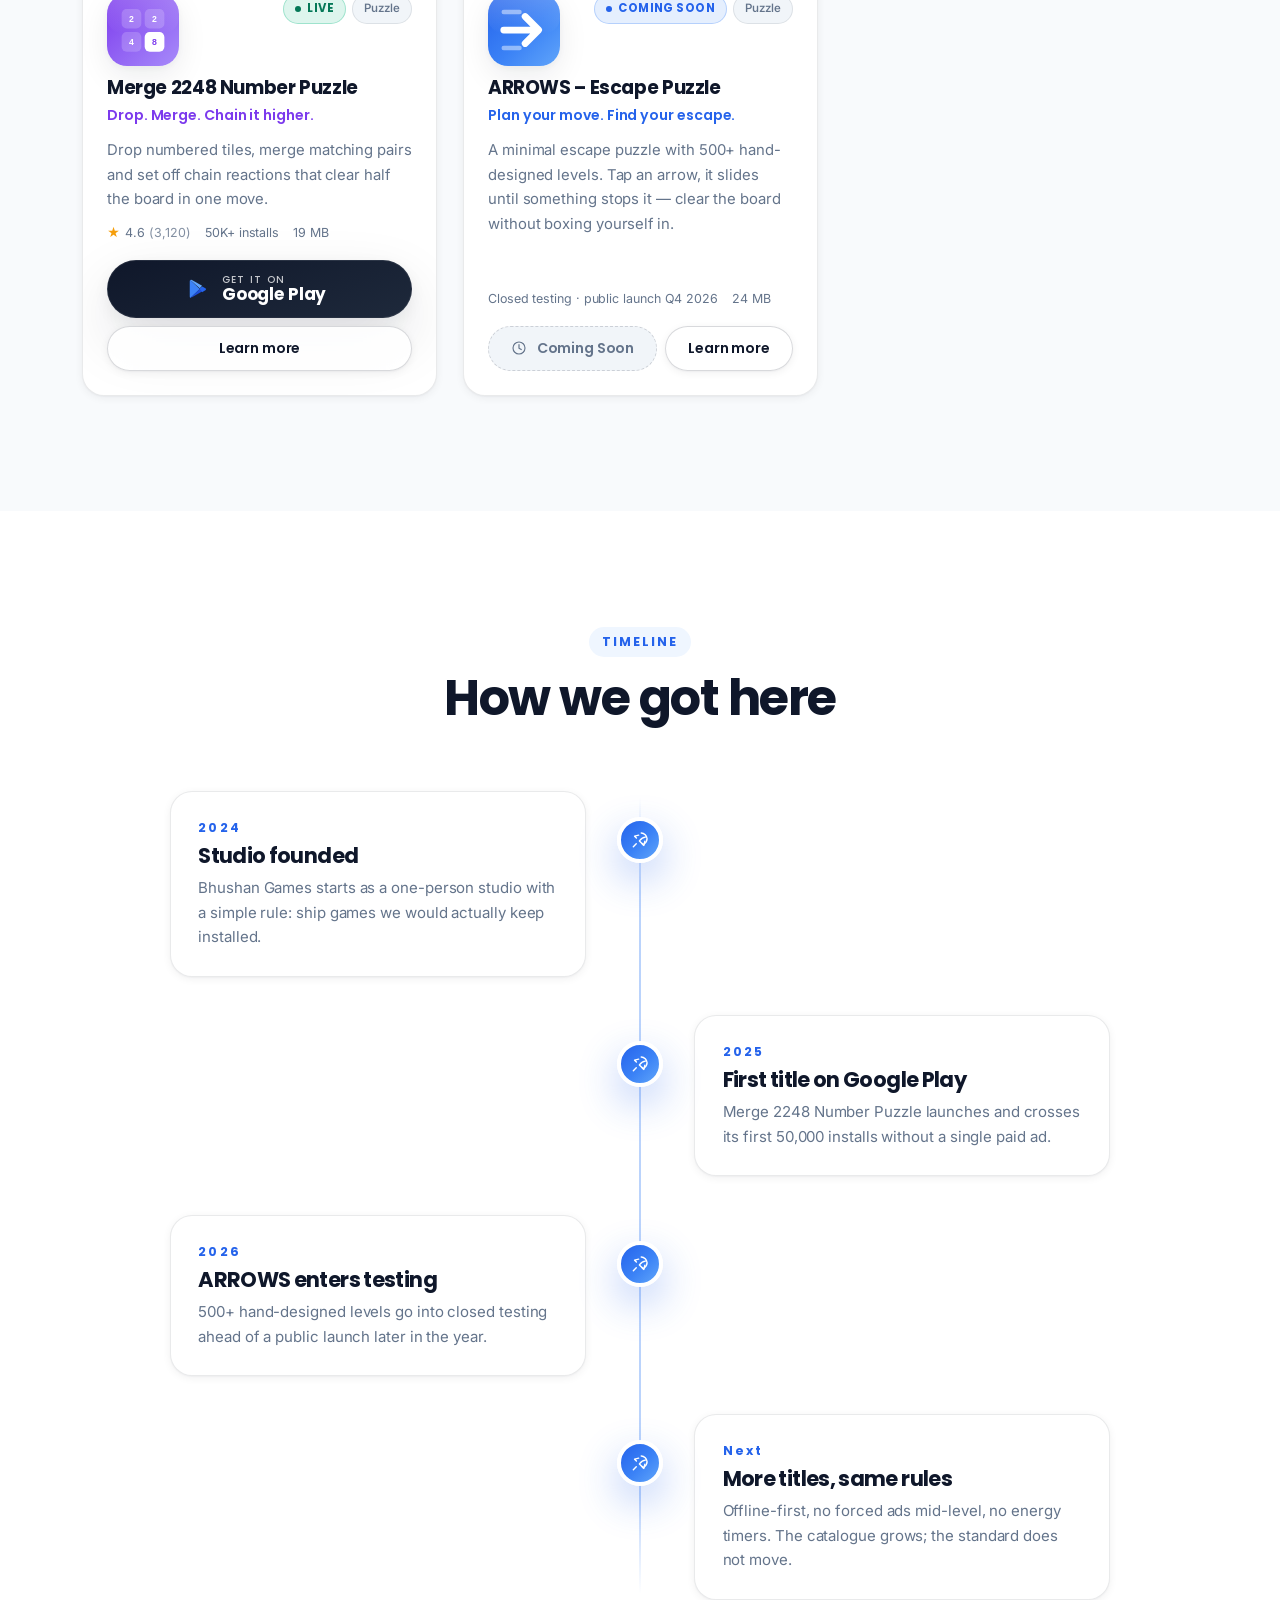
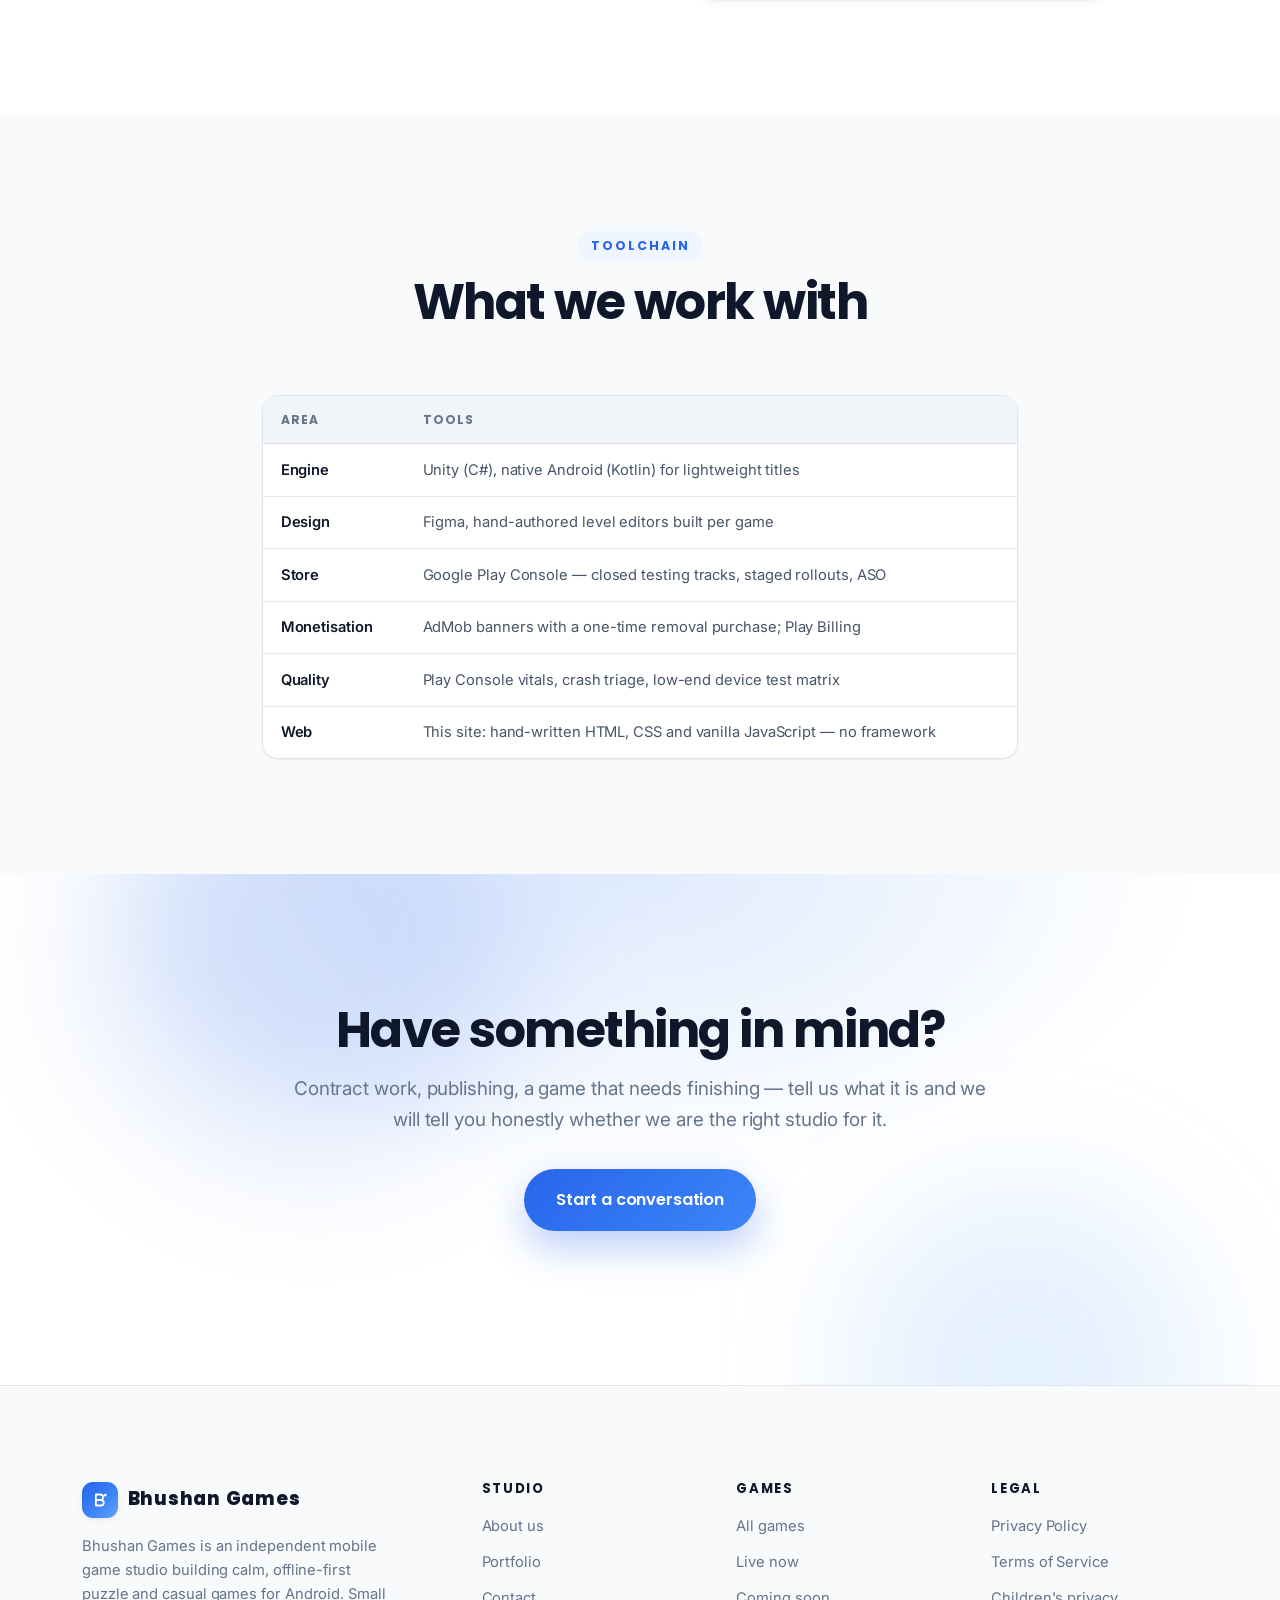
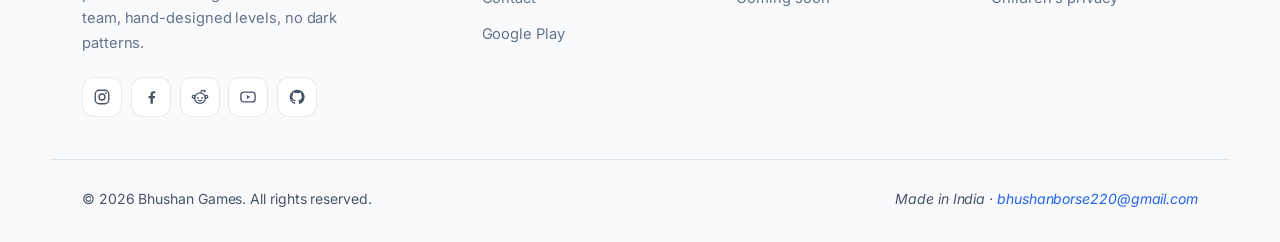
<file: portfolio.html>
<!DOCTYPE html>
<html lang="en">
<head>
  <!-- ==========================================================================
       BHUSHAN GAMES · Developer portfolio
       Milestones and capabilities come from js/site-config.js.
       ========================================================================== -->

  <meta charset="utf-8">
  <meta name="viewport" content="width=device-width, initial-scale=1, viewport-fit=cover">
  <meta name="theme-color" content="#2563EB" media="(prefers-color-scheme: light)">
  <meta name="theme-color" content="#0F172A" media="(prefers-color-scheme: dark)">

  <title>Developer Portfolio | Bhushan Games — Android Game Development</title>
  <meta name="description" content="Developer portfolio of Bhushan Games: Android game development, level design, Google Play publishing and live operations. Shipped titles, capabilities and timeline.">
  <meta name="robots" content="index, follow">
  <link rel="canonical" href="https://bborse.github.io/portfolio.html">

  <meta property="og:type" content="website">
  <meta property="og:site_name" content="Bhushan Games">
  <meta property="og:title" content="Developer Portfolio | Bhushan Games">
  <meta property="og:description" content="Android game development, level design, Google Play publishing and live operations.">
  <meta property="og:url" content="https://bborse.github.io/portfolio.html">
  <meta property="og:image" content="https://bborse.github.io/images/og-image.png">
  <meta name="twitter:card" content="summary_large_image">
  <meta name="twitter:title" content="Developer Portfolio | Bhushan Games">
  <meta name="twitter:description" content="Android game development, publishing and live operations.">
  <meta name="twitter:image" content="https://bborse.github.io/images/og-image.png">

  <link rel="icon" href="/images/favicon.svg" type="image/svg+xml">
  <link rel="apple-touch-icon" href="/images/apple-touch-icon.png">
  <link rel="manifest" href="/site.webmanifest">

  <link rel="preconnect" href="https://fonts.googleapis.com">
  <link rel="preconnect" href="https://fonts.gstatic.com" crossorigin>
  <link rel="stylesheet" href="https://fonts.googleapis.com/css2?family=Inter:wght@400;500;600;700&family=Poppins:wght@500;600;700;800&display=swap" media="print" onload="this.media='all'">
  <noscript><link rel="stylesheet" href="https://fonts.googleapis.com/css2?family=Inter:wght@400;500;600;700&family=Poppins:wght@500;600;700;800&display=swap"></noscript>

  <link rel="stylesheet" href="/css/style.css">
</head>

<body data-page="static">

  <div class="cursor" id="cursorDot" aria-hidden="true"></div>
  <div class="cursor-ring" id="cursorRing" aria-hidden="true"></div>

  <a class="skip-link" href="#main">Skip to main content</a>
  <div class="scroll-progress" id="scrollProgress" aria-hidden="true"></div>

  <header class="navbar is-scrolled" id="navbar">
    <div class="navbar__mount" id="siteHeader"></div>
  </header>
  <div class="nav-backdrop" id="navBackdrop" hidden></div>

  <main id="main">

    <section class="legal-hero">
      <div class="container legal-hero__inner">
        <h1>Developer portfolio</h1>
        <p>
          What we build, how we ship it, and what we have put on Google Play so far.
          If you are hiring, partnering or looking for a publisher, this is the short version.
        </p>
        <div class="legal-meta">
          <span>Focus <strong>Android · Unity &amp; native</strong></span>
          <span>Since <strong>2024</strong></span>
          <span><a href="/contact.html">Work with us</a></span>
        </div>
      </div>
    </section>

    <!-- ====================== CAPABILITIES ====================== -->
    <section class="section" aria-labelledby="skills-title">
      <div class="container">
        <header class="section__head">
          <p class="eyebrow" data-animate="fade-up">Capabilities</p>
          <h2 class="section__title" id="skills-title" data-animate="fade-up" data-animate-delay="60">
            End to end, in-house
          </h2>
          <p class="section__sub" data-animate="fade-up" data-animate-delay="100">
            Prototype to store listing to the update three months later — the same people do
            all of it, which is why nothing gets lost in a handover.
          </p>
        </header>

        <!-- Filled from SITE.skills in js/site-config.js -->
        <ul class="features-grid" data-render="skills"></ul>
      </div>
    </section>

    <!-- ====================== SHIPPED WORK ====================== -->
    <section class="section section--alt" aria-labelledby="work-title">
      <div class="container">
        <header class="section__head">
          <p class="eyebrow" data-animate="fade-up">Shipped work</p>
          <h2 class="section__title" id="work-title" data-animate="fade-up" data-animate-delay="60">
            Titles we have published
          </h2>
        </header>

        <!-- Same card component as the catalogue, same data source -->
        <div class="games-grid" id="featuredGames"></div>
      </div>
    </section>

    <!-- ====================== TIMELINE ====================== -->
    <section class="section" aria-labelledby="timeline-title">
      <div class="container">
        <header class="section__head">
          <p class="eyebrow" data-animate="fade-up">Timeline</p>
          <h2 class="section__title" id="timeline-title" data-animate="fade-up" data-animate-delay="60">
            How we got here
          </h2>
        </header>

        <!-- Filled from SITE.milestones in js/site-config.js -->
        <ol class="timeline" data-render="milestones"></ol>
      </div>
    </section>

    <!-- ====================== TECH ====================== -->
    <section class="section section--alt" aria-labelledby="tech-title">
      <div class="container container--narrow">
        <header class="section__head">
          <p class="eyebrow" data-animate="fade-up">Toolchain</p>
          <h2 class="section__title" id="tech-title" data-animate="fade-up" data-animate-delay="60">
            What we work with
          </h2>
        </header>

        <div class="legal-body">
          <div class="legal-table-wrap" data-animate="fade-up">
            <table class="legal-table">
              <caption class="visually-hidden">Tools and platforms used at Bhushan Games</caption>
              <thead>
                <tr><th scope="col">Area</th><th scope="col">Tools</th></tr>
              </thead>
              <tbody>
                <tr><th scope="row">Engine</th><td>Unity (C#), native Android (Kotlin) for lightweight titles</td></tr>
                <tr><th scope="row">Design</th><td>Figma, hand-authored level editors built per game</td></tr>
                <tr><th scope="row">Store</th><td>Google Play Console — closed testing tracks, staged rollouts, ASO</td></tr>
                <tr><th scope="row">Monetisation</th><td>AdMob banners with a one-time removal purchase; Play Billing</td></tr>
                <tr><th scope="row">Quality</th><td>Play Console vitals, crash triage, low-end device test matrix</td></tr>
                <tr><th scope="row">Web</th><td>This site: hand-written HTML, CSS and vanilla JavaScript — no framework</td></tr>
              </tbody>
            </table>
          </div>
        </div>
      </div>
    </section>

    <section class="cta">
      <div class="cta__bg" aria-hidden="true">
        <span class="blob blob--cta-1"></span><span class="blob blob--cta-2"></span>
      </div>
      <div class="container cta__inner">
        <h2 class="cta__title" data-animate="fade-up">Have something in mind?</h2>
        <p class="cta__text" data-animate="fade-up" data-animate-delay="80">
          Contract work, publishing, a game that needs finishing — tell us what it is and we
          will tell you honestly whether we are the right studio for it.
        </p>
        <div class="cta__actions" data-animate="zoom-in" data-animate-delay="140">
          <a class="btn btn--primary btn--lg" href="/contact.html" data-ripple>Start a conversation</a>
        </div>
      </div>
    </section>
  </main>

  <footer class="footer" id="siteFooter"></footer>

  <button class="to-top" id="toTop" type="button" aria-label="Back to top">
    <svg viewBox="0 0 24 24" width="20" height="20" aria-hidden="true" focusable="false">
      <path d="M12 19V5m0 0-6 6m6-6 6 6" fill="none" stroke="currentColor" stroke-width="2.2" stroke-linecap="round" stroke-linejoin="round"/>
    </svg>
  </button>

  <script src="/js/games-data.js" defer></script>
  <script src="/js/site-config.js" defer></script>
  <script src="/js/templates.js" defer></script>
  <script src="/js/site.js" defer></script>
</body>
</html>
</file>
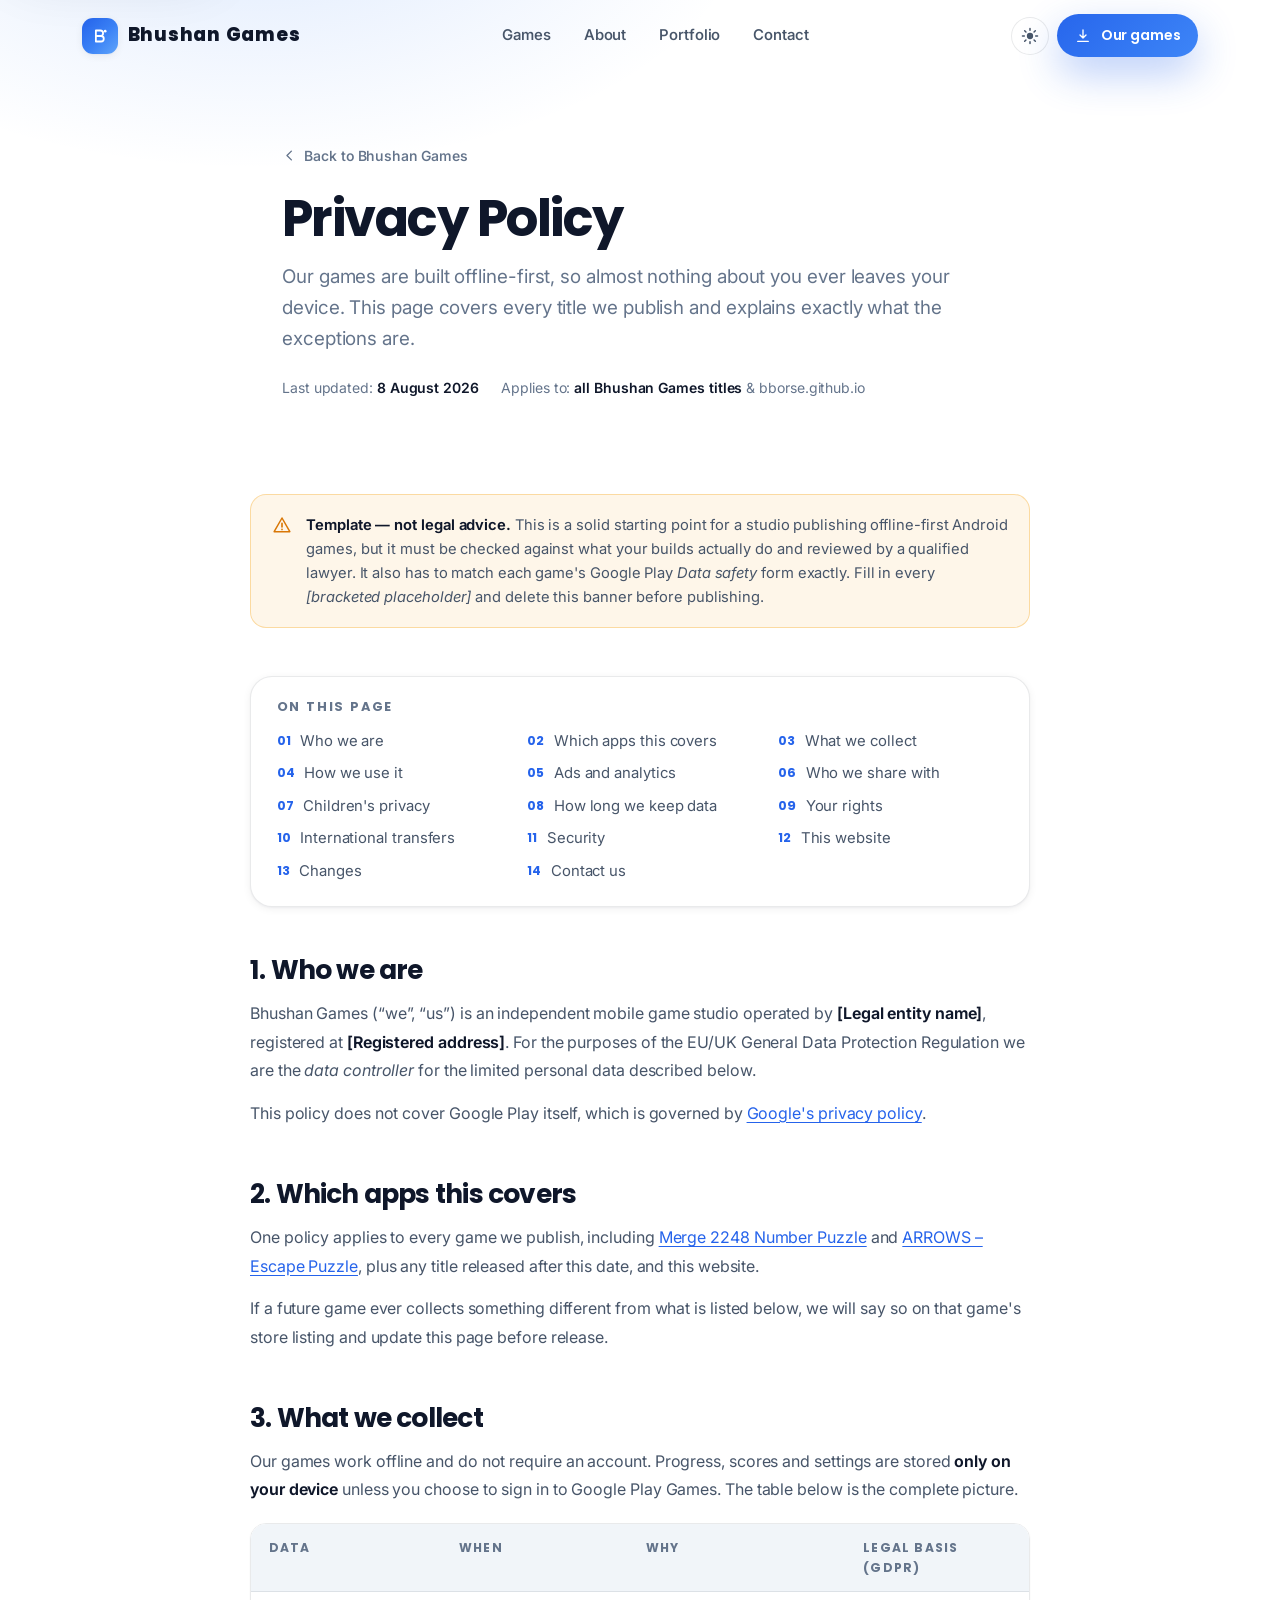
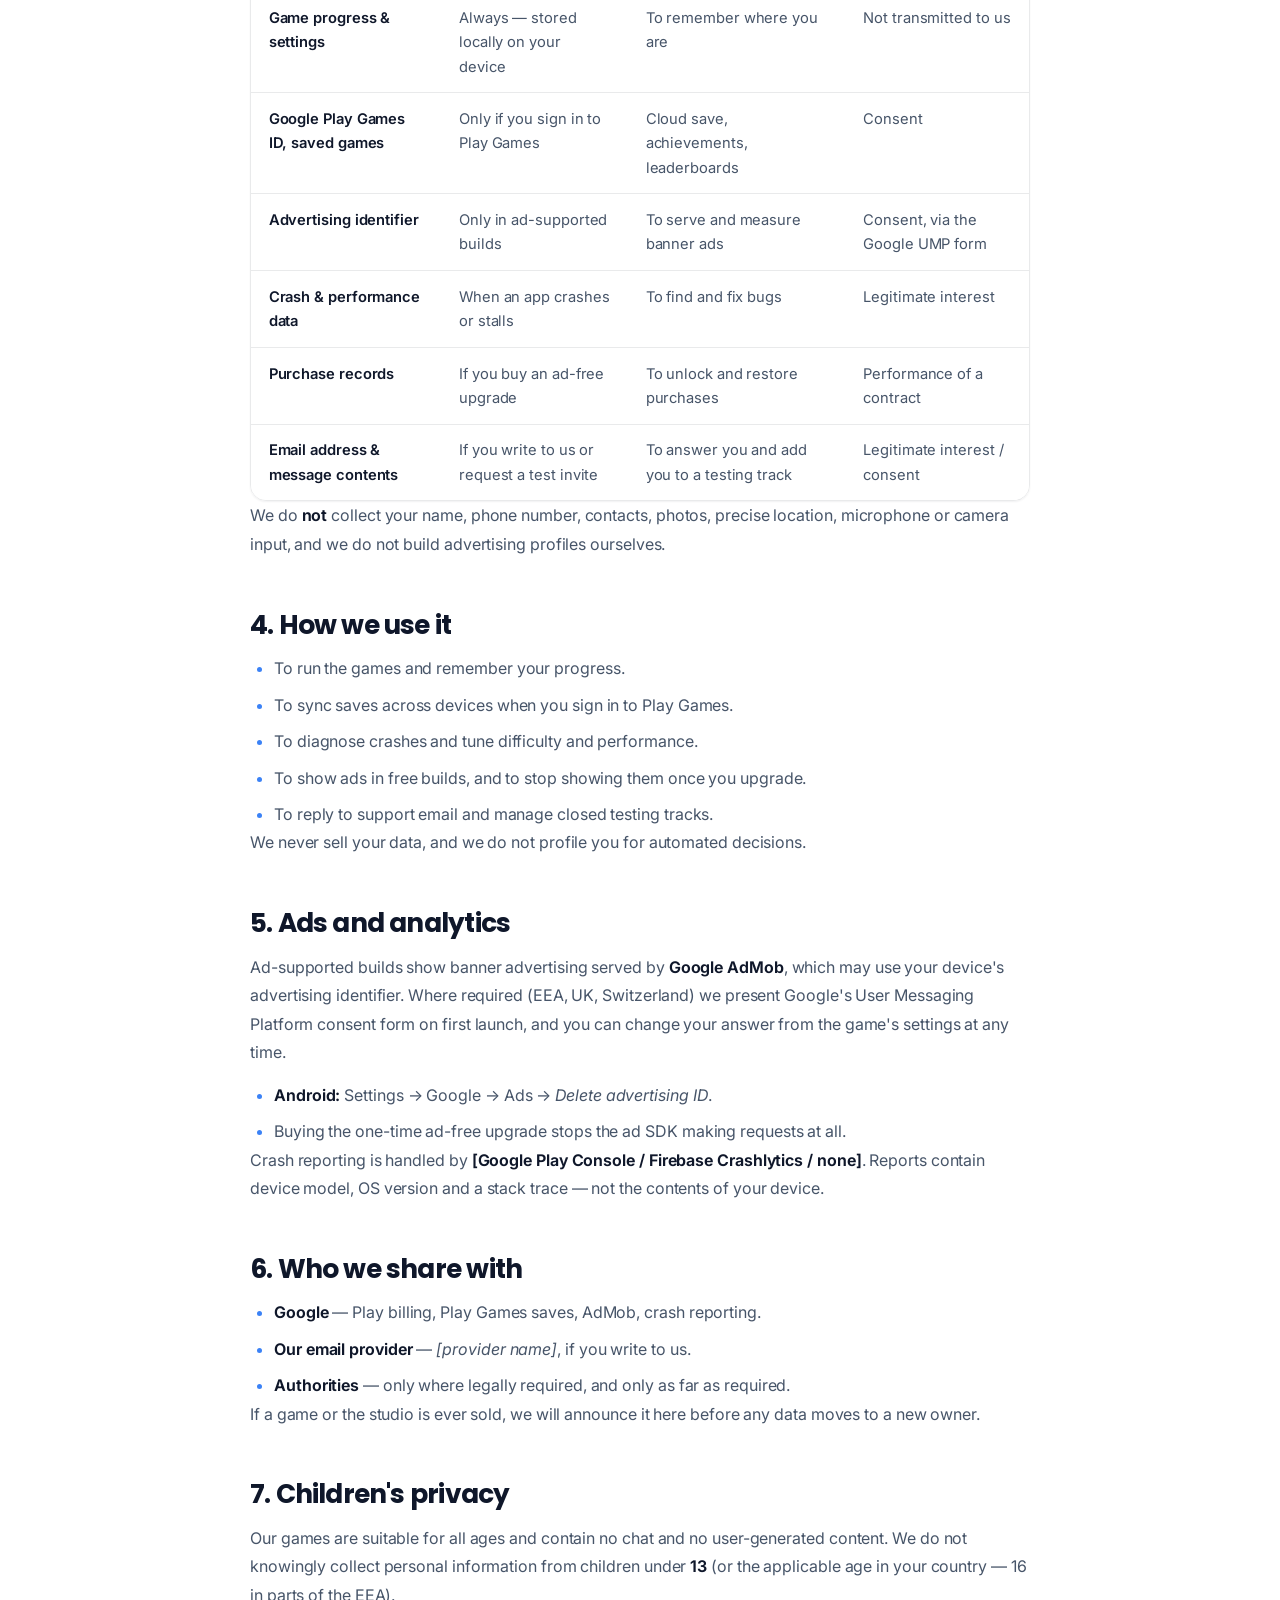
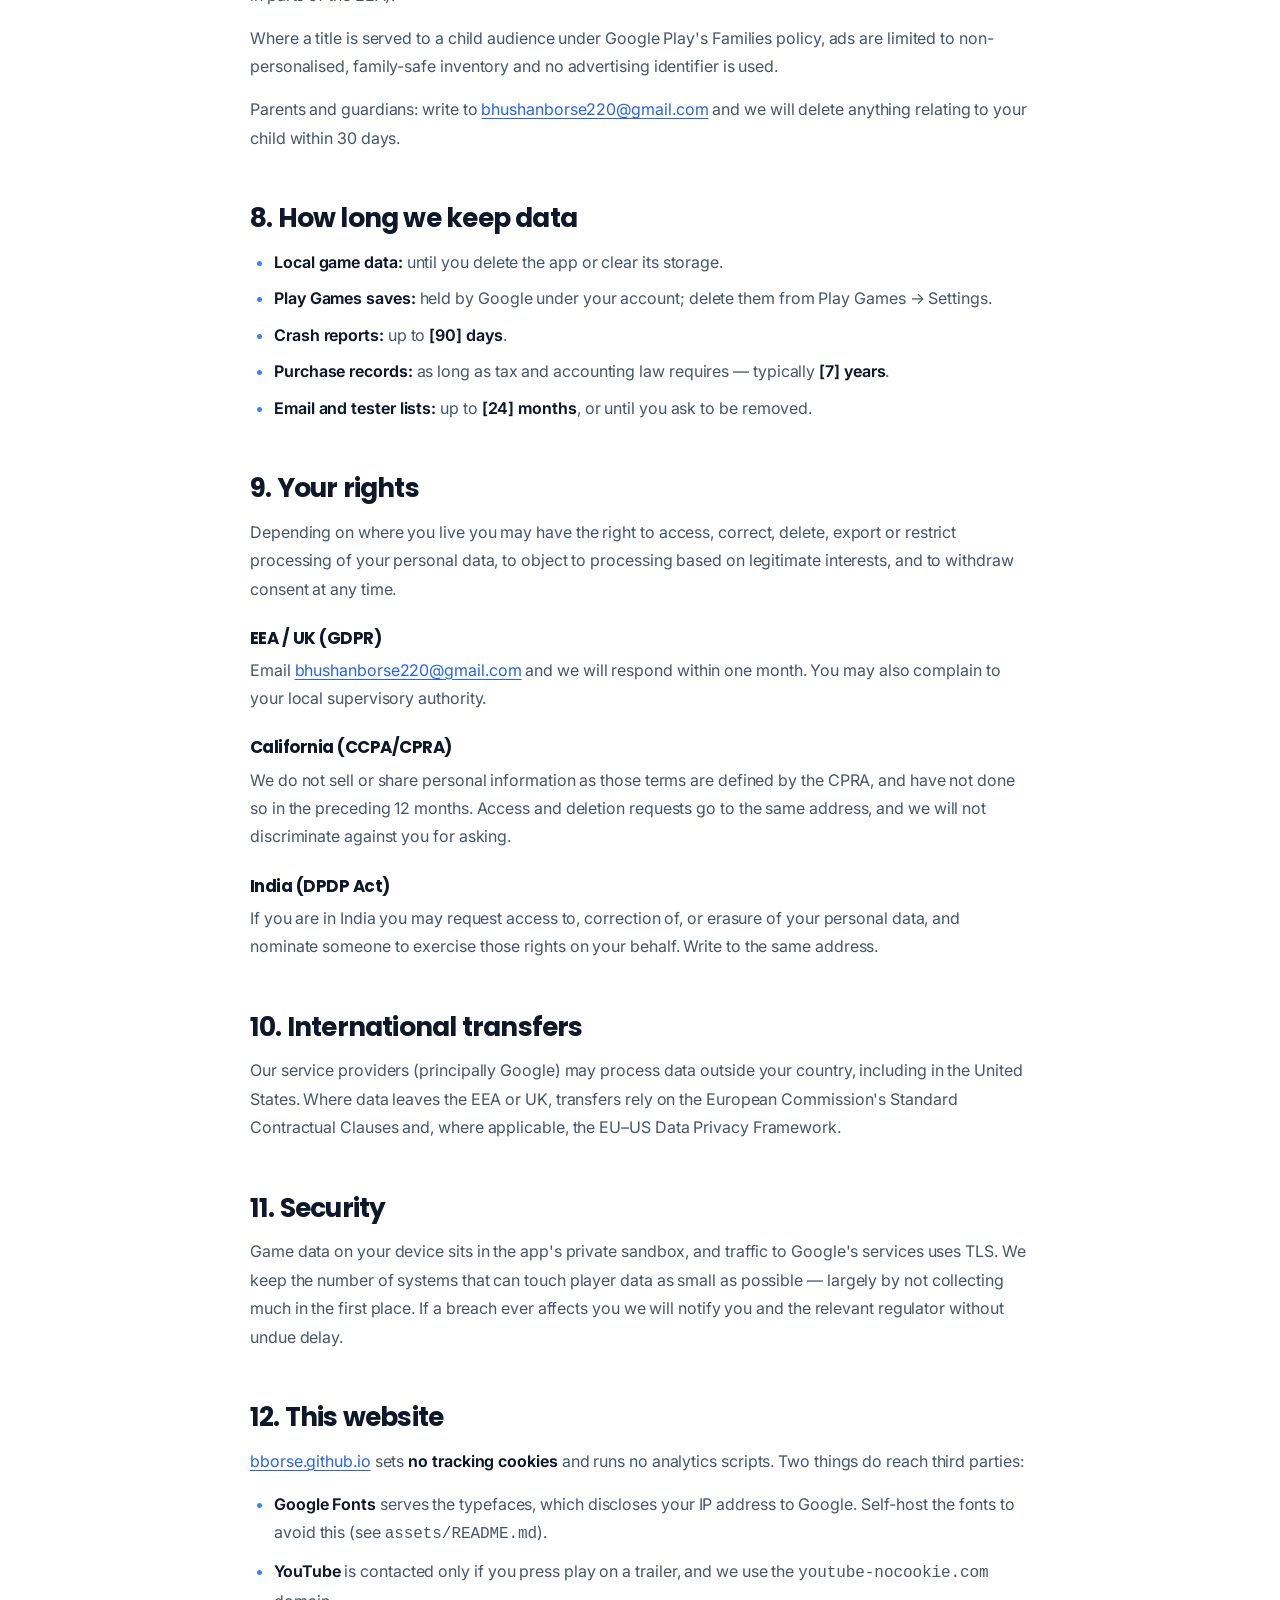
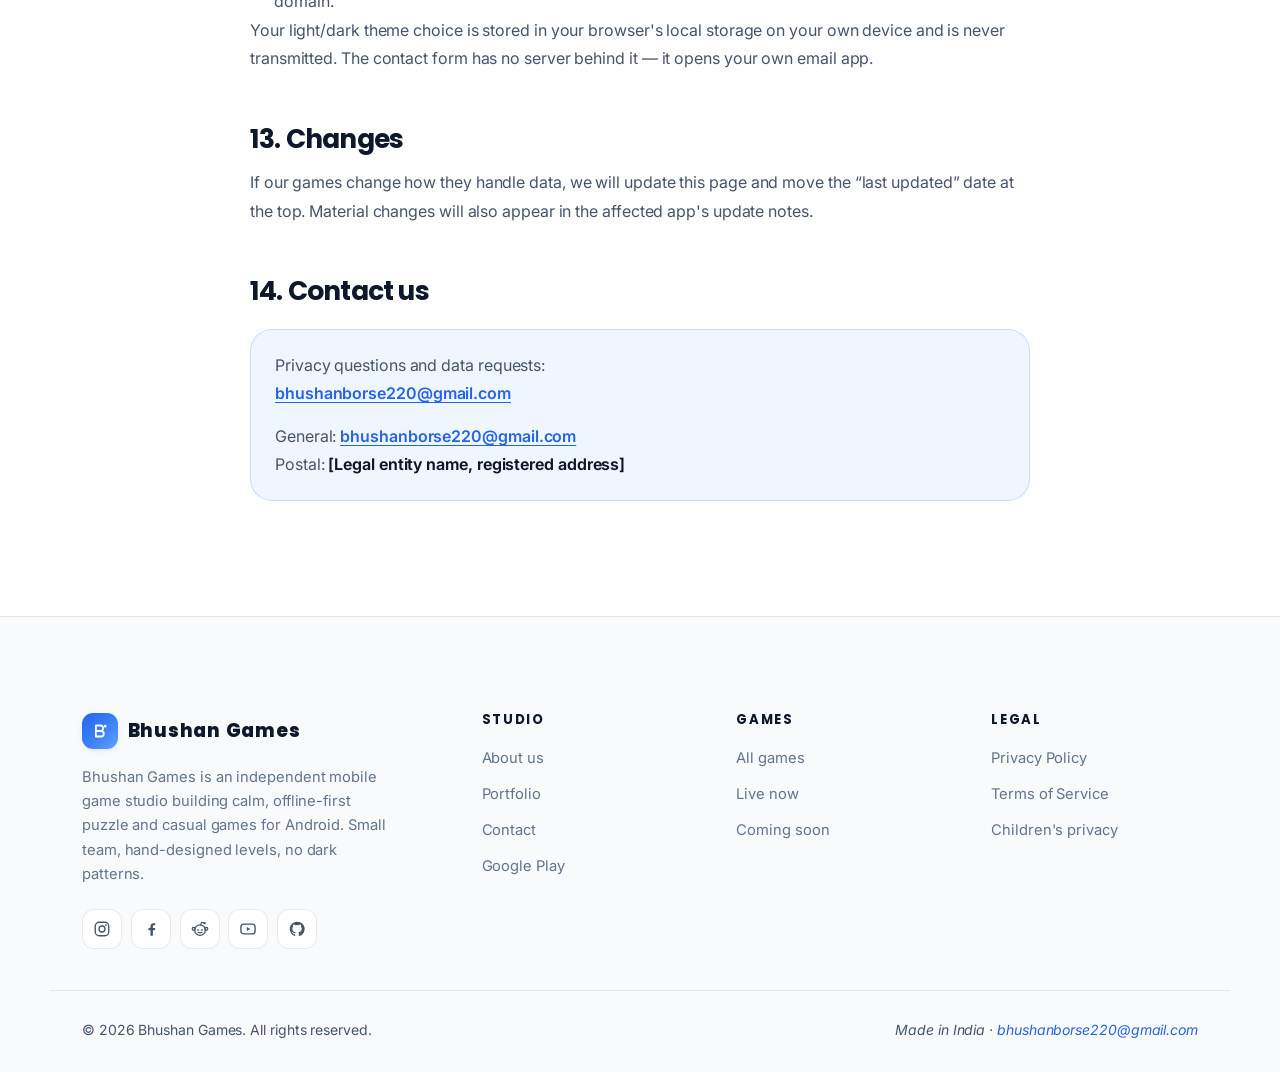
<file: privacy-policy.html>
<!DOCTYPE html>
<html lang="en">
<head>
  <!-- ==========================================================================
       BHUSHAN GAMES · Privacy Policy (studio-wide)
       Template — read the banner on the page before publishing.
       ========================================================================== -->

  <meta charset="utf-8">
  <meta name="viewport" content="width=device-width, initial-scale=1, viewport-fit=cover">
  <meta name="theme-color" content="#2563EB" media="(prefers-color-scheme: light)">
  <meta name="theme-color" content="#0F172A" media="(prefers-color-scheme: dark)">

  <title>Privacy Policy | Bhushan Games</title>
  <meta name="description" content="How Bhushan Games handles your data across all of our Android games and this website: what is collected, why, who it is shared with, and how to exercise your rights.">
  <meta name="robots" content="index, follow">
  <link rel="canonical" href="https://bborse.github.io/privacy-policy.html">

  <meta property="og:type" content="article">
  <meta property="og:site_name" content="Bhushan Games">
  <meta property="og:title" content="Privacy Policy | Bhushan Games">
  <meta property="og:description" content="What our games collect, why, and how to exercise your privacy rights.">
  <meta property="og:url" content="https://bborse.github.io/privacy-policy.html">
  <meta property="og:image" content="https://bborse.github.io/images/og-image.png">
  <meta name="twitter:card" content="summary_large_image">
  <meta name="twitter:title" content="Privacy Policy | Bhushan Games">
  <meta name="twitter:description" content="What our games collect and why.">
  <meta name="twitter:image" content="https://bborse.github.io/images/og-image.png">

  <link rel="icon" href="/images/favicon.svg" type="image/svg+xml">
  <link rel="apple-touch-icon" href="/images/apple-touch-icon.png">
  <link rel="manifest" href="/site.webmanifest">

  <link rel="preconnect" href="https://fonts.googleapis.com">
  <link rel="preconnect" href="https://fonts.gstatic.com" crossorigin>
  <link rel="stylesheet" href="https://fonts.googleapis.com/css2?family=Inter:wght@400;500;600;700&family=Poppins:wght@500;600;700;800&display=swap" media="print" onload="this.media='all'">
  <noscript><link rel="stylesheet" href="https://fonts.googleapis.com/css2?family=Inter:wght@400;500;600;700&family=Poppins:wght@500;600;700;800&display=swap"></noscript>

  <link rel="stylesheet" href="/css/style.css">

  <script type="application/ld+json">
  {
    "@context": "https://schema.org",
    "@type": "WebPage",
    "name": "Privacy Policy",
    "url": "https://bborse.github.io/privacy-policy.html",
    "inLanguage": "en-US",
    "publisher": { "@type": "Organization", "name": "Bhushan Games", "url": "https://bborse.github.io/" }
  }
  </script>
</head>

<body data-page="static">

  <a class="skip-link" href="#main">Skip to main content</a>
  <div class="scroll-progress" id="scrollProgress" aria-hidden="true"></div>

  <header class="navbar is-scrolled" id="navbar">
    <div class="navbar__mount" id="siteHeader"></div>
  </header>
  <div class="nav-backdrop" id="navBackdrop" hidden></div>

  <main id="main">

    <section class="legal-hero">
      <div class="container legal-hero__inner">
        <a class="legal-back" href="/">
          <svg viewBox="0 0 24 24" width="15" height="15" aria-hidden="true" focusable="false">
            <path d="M15 5 8 12l7 7" fill="none" stroke="currentColor" stroke-width="2.2" stroke-linecap="round" stroke-linejoin="round"/>
          </svg>
          Back to Bhushan Games
        </a>
        <h1>Privacy Policy</h1>
        <p>
          Our games are built offline-first, so almost nothing about you ever leaves your
          device. This page covers every title we publish and explains exactly what the
          exceptions are.
        </p>
        <div class="legal-meta">
          <span>Last updated: <strong>8 August 2026</strong></span>
          <span>Applies to: <strong>all Bhushan Games titles</strong> &amp; bborse.github.io</span>
        </div>
      </div>
    </section>

    <section class="section">
      <div class="container">

        <!-- DELETE THIS BANNER once a lawyer has reviewed the text and every
             [bracketed placeholder] has been filled in. -->
        <div class="legal-notice" role="note">
          <svg viewBox="0 0 24 24" width="20" height="20" aria-hidden="true" focusable="false">
            <path d="M12 3.6 21.4 20H2.6L12 3.6Z" fill="none" stroke="currentColor" stroke-width="1.8" stroke-linejoin="round"/>
            <path d="M12 10v4.4M12 17.2v.1" stroke="currentColor" stroke-width="2" stroke-linecap="round"/>
          </svg>
          <span>
            <strong>Template — not legal advice.</strong> This is a solid starting point for a
            studio publishing offline-first Android games, but it must be checked against what
            your builds actually do and reviewed by a qualified lawyer. It also has to match
            each game's Google Play <em>Data safety</em> form exactly. Fill in every
            <em>[bracketed placeholder]</em> and delete this banner before publishing.
          </span>
        </div>

        <nav class="legal-toc" aria-label="On this page">
          <h2>On this page</h2>
          <ol>
            <li><a href="#who-we-are">Who we are</a></li>
            <li><a href="#scope">Which apps this covers</a></li>
            <li><a href="#what-we-collect">What we collect</a></li>
            <li><a href="#how-we-use">How we use it</a></li>
            <li><a href="#ads-analytics">Ads and analytics</a></li>
            <li><a href="#sharing">Who we share with</a></li>
            <li><a href="#children">Children's privacy</a></li>
            <li><a href="#retention">How long we keep data</a></li>
            <li><a href="#your-rights">Your rights</a></li>
            <li><a href="#transfers">International transfers</a></li>
            <li><a href="#security">Security</a></li>
            <li><a href="#website">This website</a></li>
            <li><a href="#changes">Changes</a></li>
            <li><a href="#contact-privacy">Contact us</a></li>
          </ol>
        </nav>

        <div class="legal-body">

          <section id="who-we-are">
            <h2>1. Who we are</h2>
            <p>
              Bhushan Games (“we”, “us”) is an independent mobile game studio operated by
              <strong>[Legal entity name]</strong>, registered at <strong>[Registered address]</strong>.
              For the purposes of the EU/UK General Data Protection Regulation we are the
              <em>data controller</em> for the limited personal data described below.
            </p>
            <p>
              This policy does not cover Google Play itself, which is governed by
              <a href="https://policies.google.com/privacy" target="_blank" rel="noopener">Google's privacy policy</a>.
            </p>
          </section>

          <section id="scope">
            <h2>2. Which apps this covers</h2>
            <p>
              One policy applies to every game we publish, including
              <a href="/game.html?slug=merge-2248-number-puzzle">Merge 2248 Number Puzzle</a> and
              <a href="/game.html?slug=arrows-escape-puzzle">ARROWS – Escape Puzzle</a>, plus any
              title released after this date, and this website.
            </p>
            <p>
              If a future game ever collects something different from what is listed below, we
              will say so on that game's store listing and update this page before release.
            </p>
          </section>

          <section id="what-we-collect">
            <h2>3. What we collect</h2>
            <p>
              Our games work offline and do not require an account. Progress, scores and settings
              are stored <strong>only on your device</strong> unless you choose to sign in to
              Google Play Games. The table below is the complete picture.
            </p>

            <div class="legal-table-wrap">
              <table class="legal-table">
                <caption class="visually-hidden">Data collected by Bhushan Games titles, why, and on what legal basis</caption>
                <thead>
                  <tr>
                    <th scope="col">Data</th><th scope="col">When</th>
                    <th scope="col">Why</th><th scope="col">Legal basis (GDPR)</th>
                  </tr>
                </thead>
                <tbody>
                  <tr>
                    <th scope="row">Game progress &amp; settings</th>
                    <td>Always — stored locally on your device</td>
                    <td>To remember where you are</td>
                    <td>Not transmitted to us</td>
                  </tr>
                  <tr>
                    <th scope="row">Google Play Games ID, saved games</th>
                    <td>Only if you sign in to Play Games</td>
                    <td>Cloud save, achievements, leaderboards</td>
                    <td>Consent</td>
                  </tr>
                  <tr>
                    <th scope="row">Advertising identifier</th>
                    <td>Only in ad-supported builds</td>
                    <td>To serve and measure banner ads</td>
                    <td>Consent, via the Google UMP form</td>
                  </tr>
                  <tr>
                    <th scope="row">Crash &amp; performance data</th>
                    <td>When an app crashes or stalls</td>
                    <td>To find and fix bugs</td>
                    <td>Legitimate interest</td>
                  </tr>
                  <tr>
                    <th scope="row">Purchase records</th>
                    <td>If you buy an ad-free upgrade</td>
                    <td>To unlock and restore purchases</td>
                    <td>Performance of a contract</td>
                  </tr>
                  <tr>
                    <th scope="row">Email address &amp; message contents</th>
                    <td>If you write to us or request a test invite</td>
                    <td>To answer you and add you to a testing track</td>
                    <td>Legitimate interest / consent</td>
                  </tr>
                </tbody>
              </table>
            </div>

            <p>
              We do <strong>not</strong> collect your name, phone number, contacts, photos,
              precise location, microphone or camera input, and we do not build advertising
              profiles ourselves.
            </p>
          </section>

          <section id="how-we-use">
            <h2>4. How we use it</h2>
            <ul>
              <li>To run the games and remember your progress.</li>
              <li>To sync saves across devices when you sign in to Play Games.</li>
              <li>To diagnose crashes and tune difficulty and performance.</li>
              <li>To show ads in free builds, and to stop showing them once you upgrade.</li>
              <li>To reply to support email and manage closed testing tracks.</li>
            </ul>
            <p>We never sell your data, and we do not profile you for automated decisions.</p>
          </section>

          <section id="ads-analytics">
            <h2>5. Ads and analytics</h2>
            <p>
              Ad-supported builds show banner advertising served by <strong>Google AdMob</strong>,
              which may use your device's advertising identifier. Where required (EEA, UK,
              Switzerland) we present Google's User Messaging Platform consent form on first
              launch, and you can change your answer from the game's settings at any time.
            </p>
            <ul>
              <li><strong>Android:</strong> Settings → Google → Ads → <em>Delete advertising ID</em>.</li>
              <li>Buying the one-time ad-free upgrade stops the ad SDK making requests at all.</li>
            </ul>
            <p>
              Crash reporting is handled by <strong>[Google Play Console / Firebase Crashlytics / none]</strong>.
              Reports contain device model, OS version and a stack trace — not the contents of your device.
            </p>
          </section>

          <section id="sharing">
            <h2>6. Who we share with</h2>
            <ul>
              <li><strong>Google</strong> — Play billing, Play Games saves, AdMob, crash reporting.</li>
              <li><strong>Our email provider</strong> — <em>[provider name]</em>, if you write to us.</li>
              <li><strong>Authorities</strong> — only where legally required, and only as far as required.</li>
            </ul>
            <p>
              If a game or the studio is ever sold, we will announce it here before any data
              moves to a new owner.
            </p>
          </section>

          <section id="children">
            <h2>7. Children's privacy</h2>
            <p>
              Our games are suitable for all ages and contain no chat and no user-generated
              content. We do not knowingly collect personal information from children under
              <strong>13</strong> (or the applicable age in your country — 16 in parts of the EEA).
            </p>
            <p>
              Where a title is served to a child audience under Google Play's Families policy,
              ads are limited to non-personalised, family-safe inventory and no advertising
              identifier is used.
            </p>
            <p>
              Parents and guardians: write to
              <a href="mailto:bhushanborse220@gmail.com">bhushanborse220@gmail.com</a> and we will
              delete anything relating to your child within 30 days.
            </p>
          </section>

          <section id="retention">
            <h2>8. How long we keep data</h2>
            <ul>
              <li><strong>Local game data:</strong> until you delete the app or clear its storage.</li>
              <li><strong>Play Games saves:</strong> held by Google under your account; delete them from Play Games → Settings.</li>
              <li><strong>Crash reports:</strong> up to <strong>[90] days</strong>.</li>
              <li><strong>Purchase records:</strong> as long as tax and accounting law requires — typically <strong>[7] years</strong>.</li>
              <li><strong>Email and tester lists:</strong> up to <strong>[24] months</strong>, or until you ask to be removed.</li>
            </ul>
          </section>

          <section id="your-rights">
            <h2>9. Your rights</h2>
            <p>
              Depending on where you live you may have the right to access, correct, delete,
              export or restrict processing of your personal data, to object to processing based
              on legitimate interests, and to withdraw consent at any time.
            </p>

            <h3>EEA / UK (GDPR)</h3>
            <p>
              Email <a href="mailto:bhushanborse220@gmail.com">bhushanborse220@gmail.com</a> and we
              will respond within one month. You may also complain to your local supervisory
              authority.
            </p>

            <h3>California (CCPA/CPRA)</h3>
            <p>
              We do not sell or share personal information as those terms are defined by the
              CPRA, and have not done so in the preceding 12 months. Access and deletion requests
              go to the same address, and we will not discriminate against you for asking.
            </p>

            <h3>India (DPDP Act)</h3>
            <p>
              If you are in India you may request access to, correction of, or erasure of your
              personal data, and nominate someone to exercise those rights on your behalf.
              Write to the same address.
            </p>
          </section>

          <section id="transfers">
            <h2>10. International transfers</h2>
            <p>
              Our service providers (principally Google) may process data outside your country,
              including in the United States. Where data leaves the EEA or UK, transfers rely on
              the European Commission's Standard Contractual Clauses and, where applicable, the
              EU–US Data Privacy Framework.
            </p>
          </section>

          <section id="security">
            <h2>11. Security</h2>
            <p>
              Game data on your device sits in the app's private sandbox, and traffic to Google's
              services uses TLS. We keep the number of systems that can touch player data as
              small as possible — largely by not collecting much in the first place. If a breach
              ever affects you we will notify you and the relevant regulator without undue delay.
            </p>
          </section>

          <section id="website">
            <h2>12. This website</h2>
            <p>
              <a href="https://bborse.github.io/">bborse.github.io</a> sets
              <strong>no tracking cookies</strong> and runs no analytics scripts. Two things do
              reach third parties:
            </p>
            <ul>
              <li><strong>Google Fonts</strong> serves the typefaces, which discloses your IP address to Google. Self-host the fonts to avoid this (see <code>assets/README.md</code>).</li>
              <li><strong>YouTube</strong> is contacted only if you press play on a trailer, and we use the <code>youtube-nocookie.com</code> domain.</li>
            </ul>
            <p>
              Your light/dark theme choice is stored in your browser's local storage on your own
              device and is never transmitted. The contact form has no server behind it — it opens
              your own email app.
            </p>
          </section>

          <section id="changes">
            <h2>13. Changes</h2>
            <p>
              If our games change how they handle data, we will update this page and move the
              “last updated” date at the top. Material changes will also appear in the affected
              app's update notes.
            </p>
          </section>

          <section id="contact-privacy">
            <h2>14. Contact us</h2>
            <div class="legal-callout">
              <p>
                Privacy questions and data requests:<br>
                <a href="mailto:bhushanborse220@gmail.com">bhushanborse220@gmail.com</a>
              </p>
              <p>
                General: <a href="mailto:bhushanborse220@gmail.com">bhushanborse220@gmail.com</a><br>
                Postal: <strong>[Legal entity name, registered address]</strong>
              </p>
            </div>
          </section>
        </div>
      </div>
    </section>
  </main>

  <footer class="footer" id="siteFooter"></footer>

  <button class="to-top" id="toTop" type="button" aria-label="Back to top">
    <svg viewBox="0 0 24 24" width="20" height="20" aria-hidden="true" focusable="false">
      <path d="M12 19V5m0 0-6 6m6-6 6 6" fill="none" stroke="currentColor" stroke-width="2.2" stroke-linecap="round" stroke-linejoin="round"/>
    </svg>
  </button>

  <script src="/js/games-data.js" defer></script>
  <script src="/js/site-config.js" defer></script>
  <script src="/js/templates.js" defer></script>
  <script src="/js/site.js" defer></script>
</body>
</html>
</file>
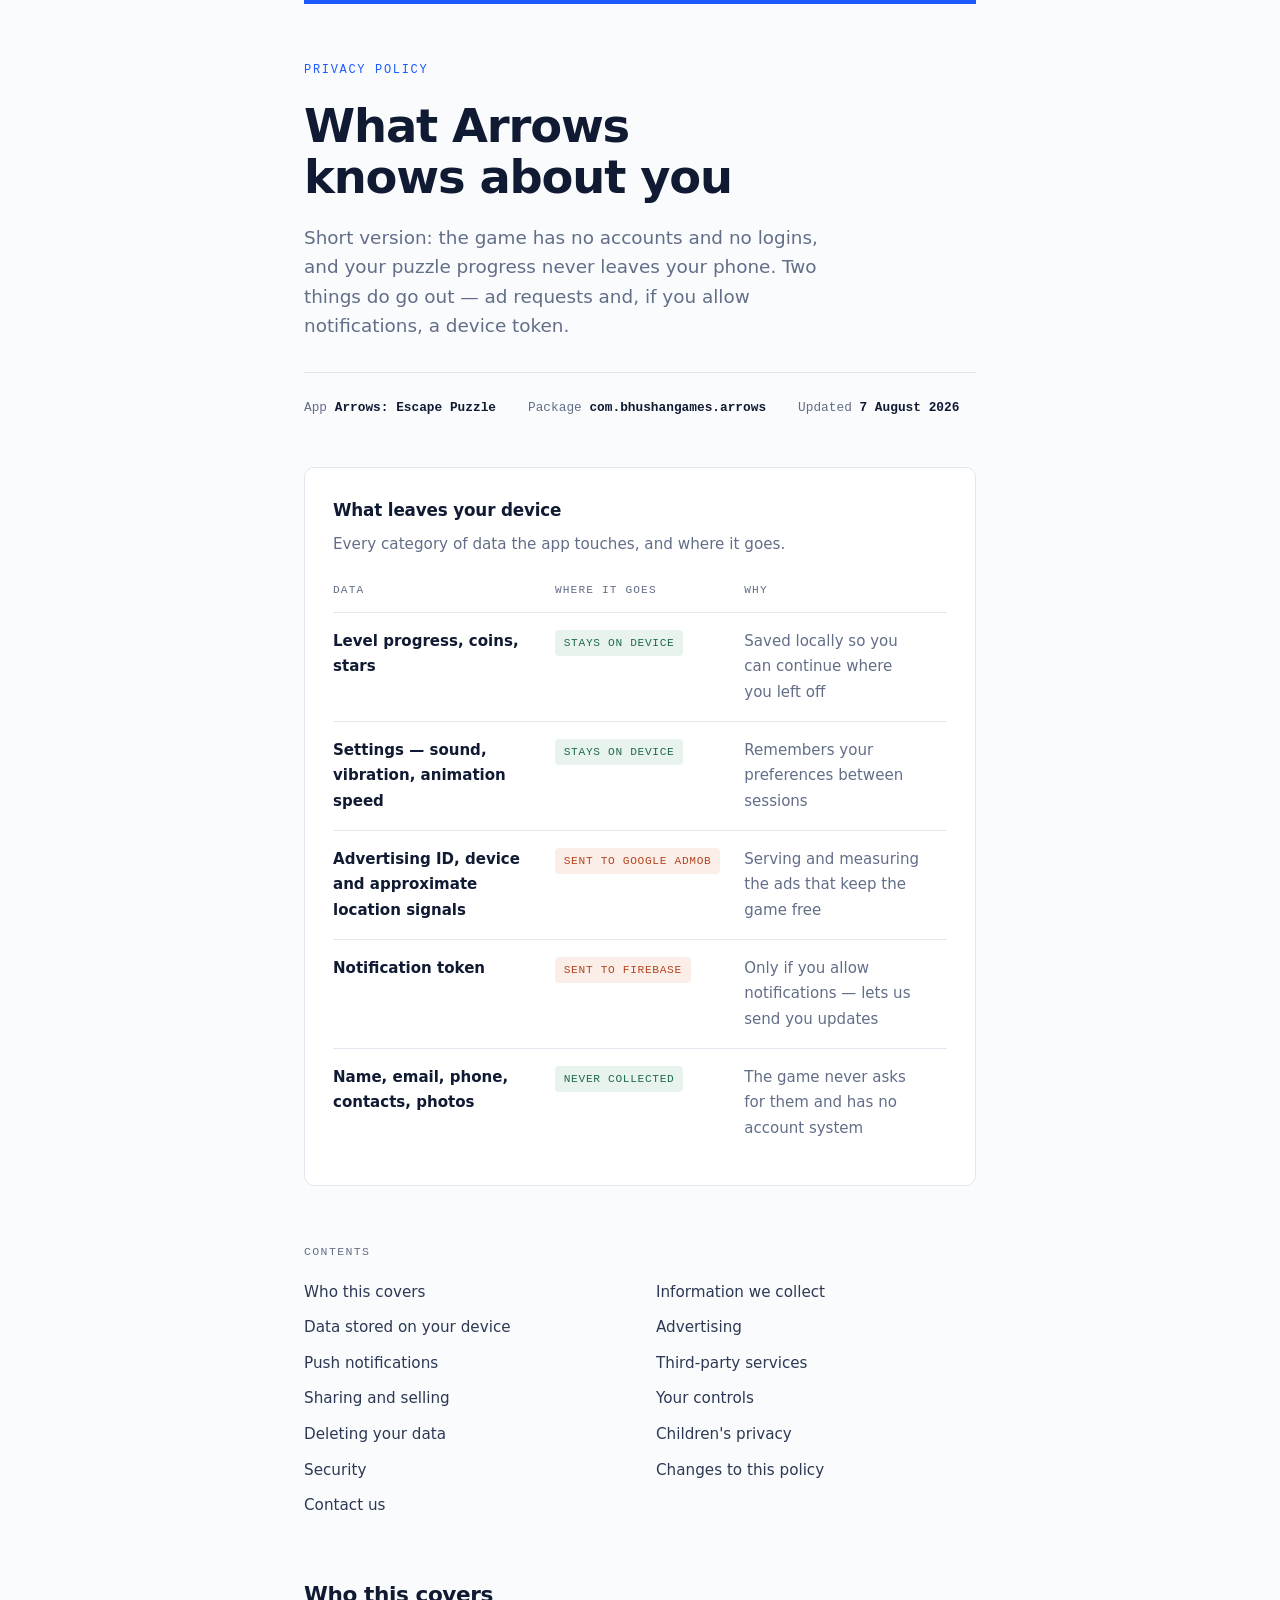
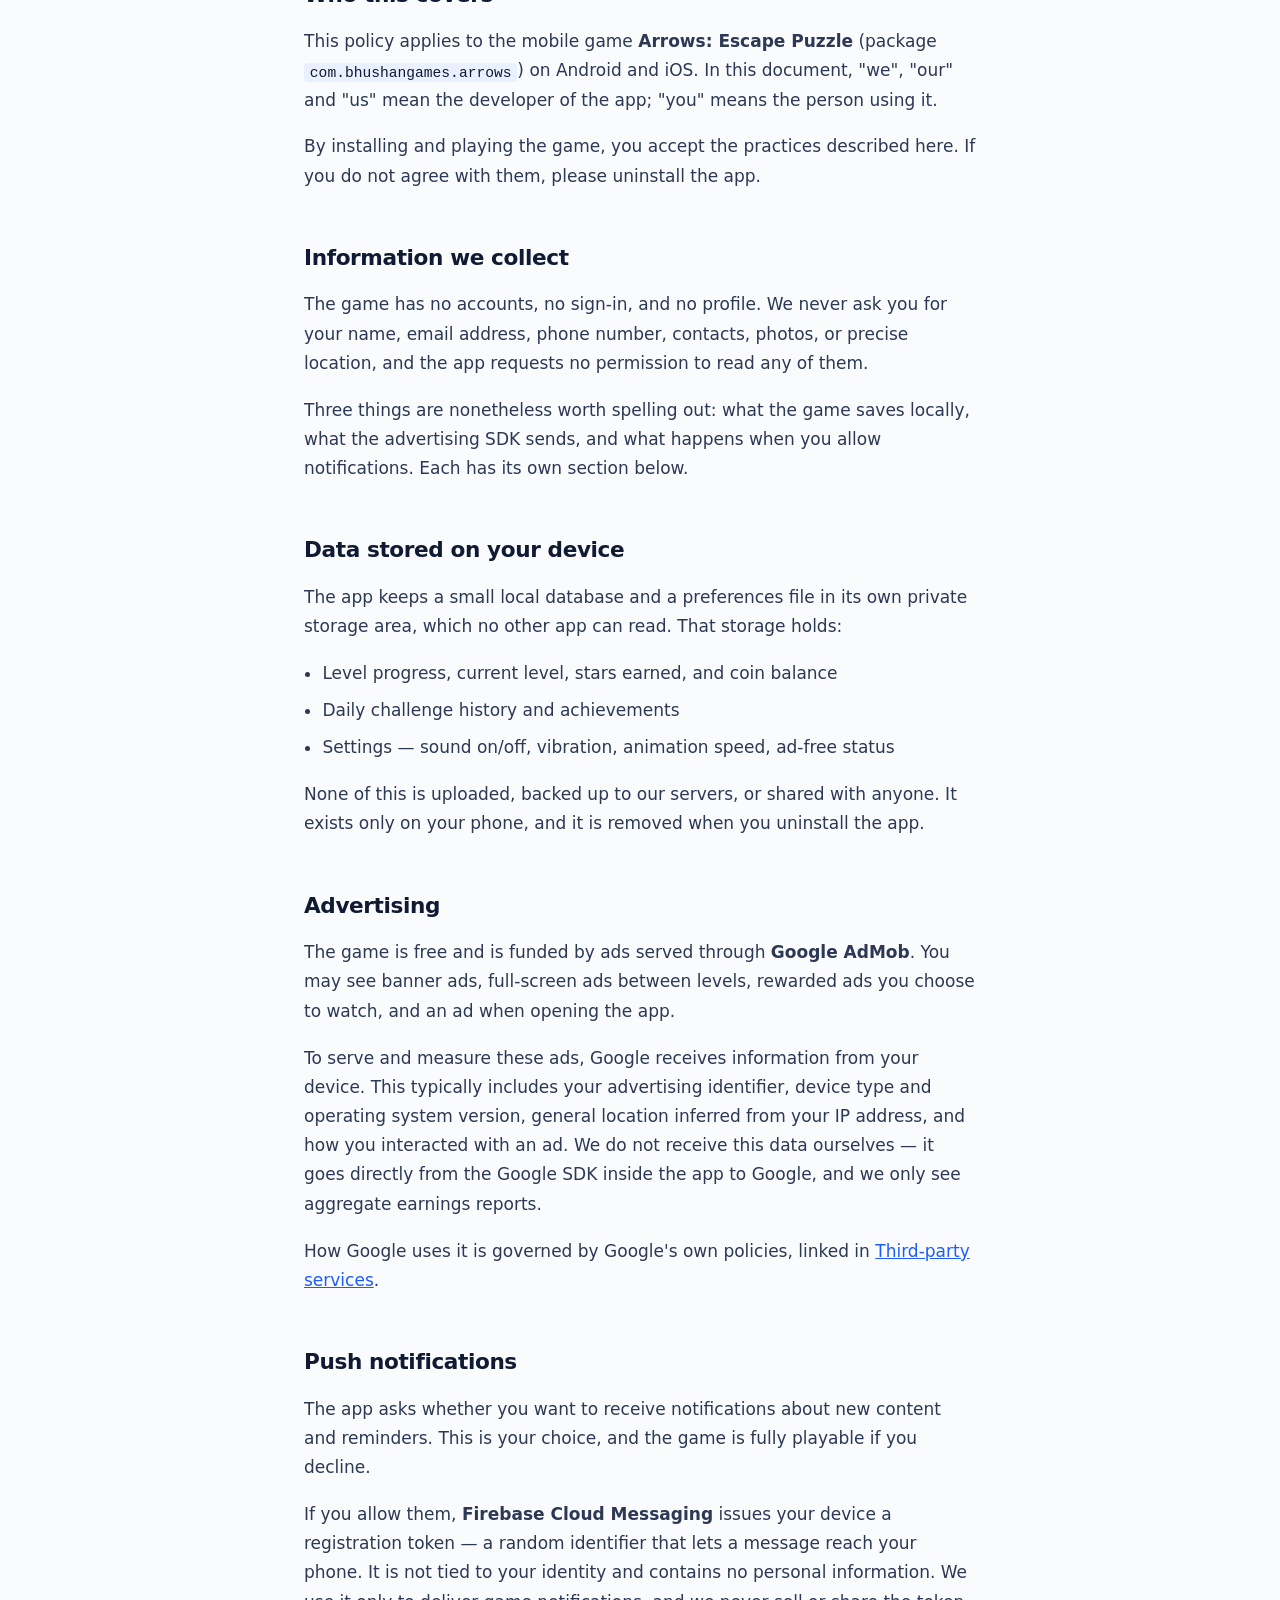
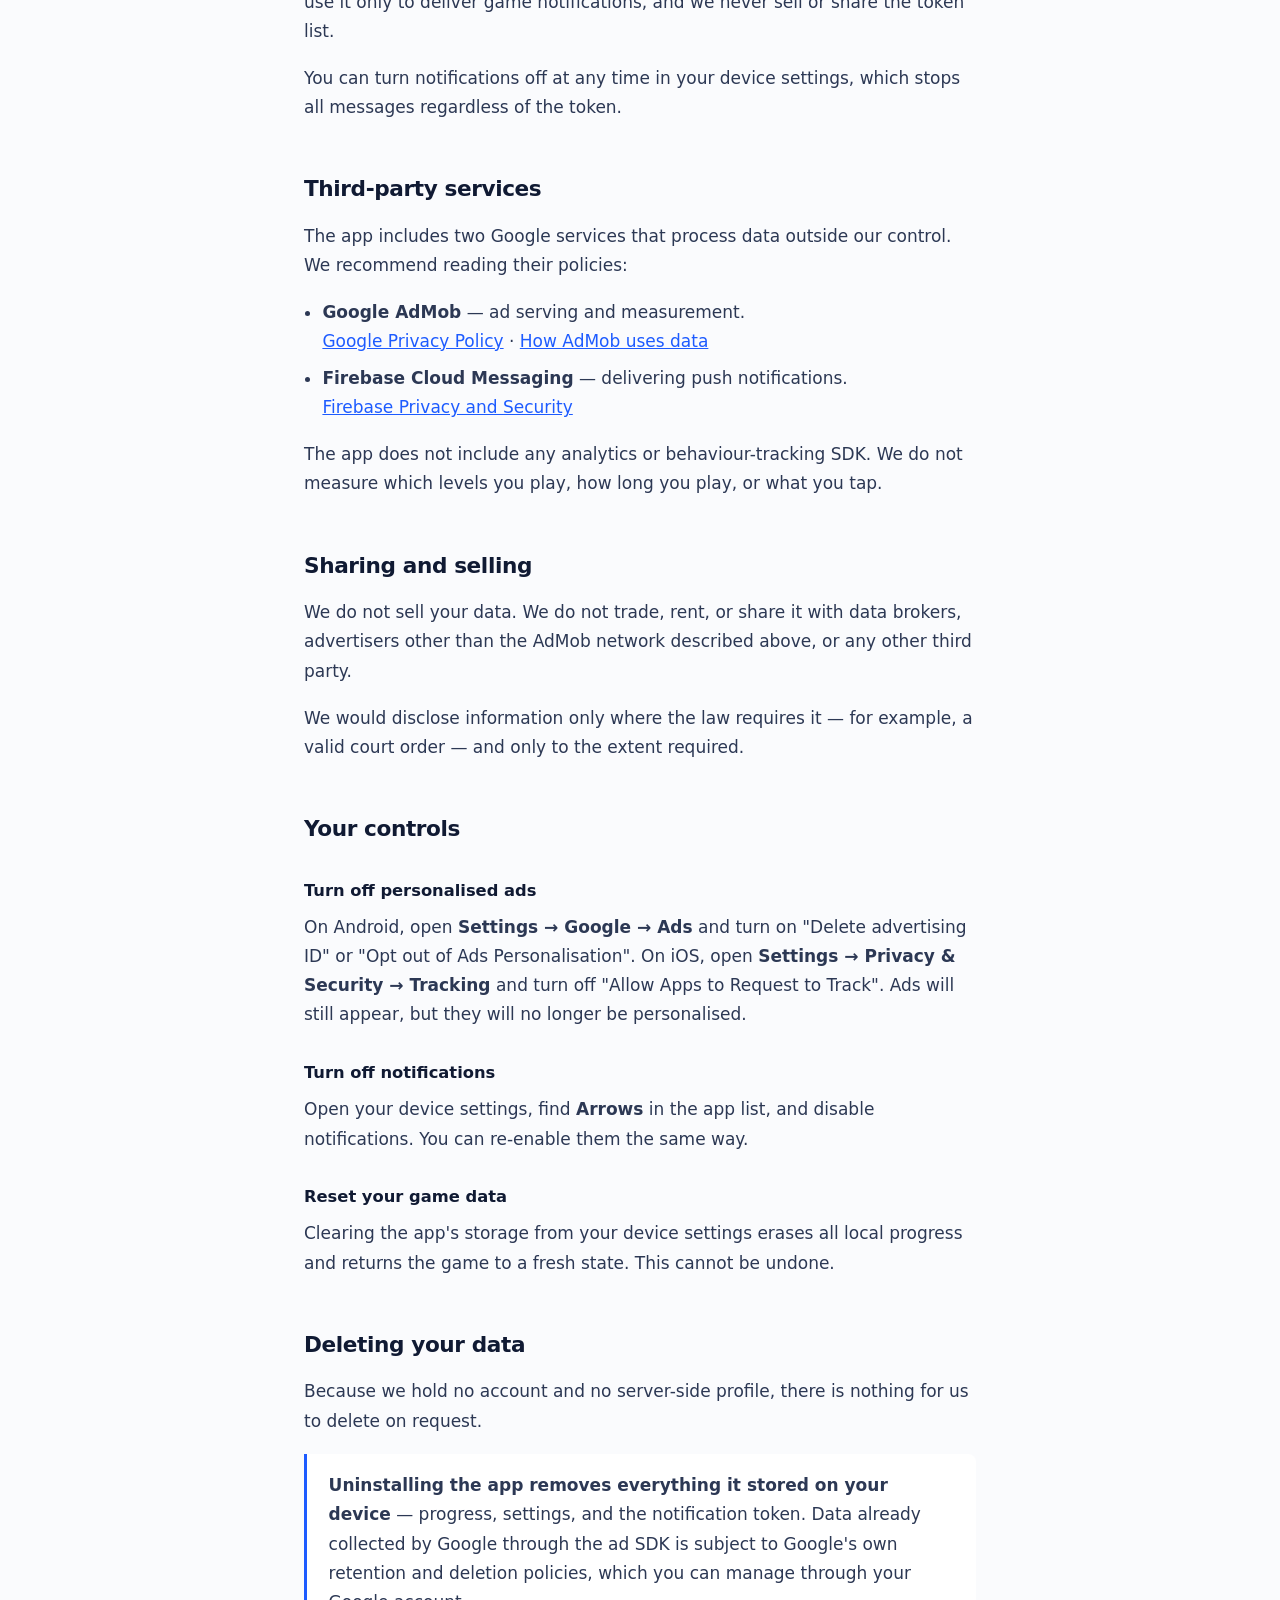
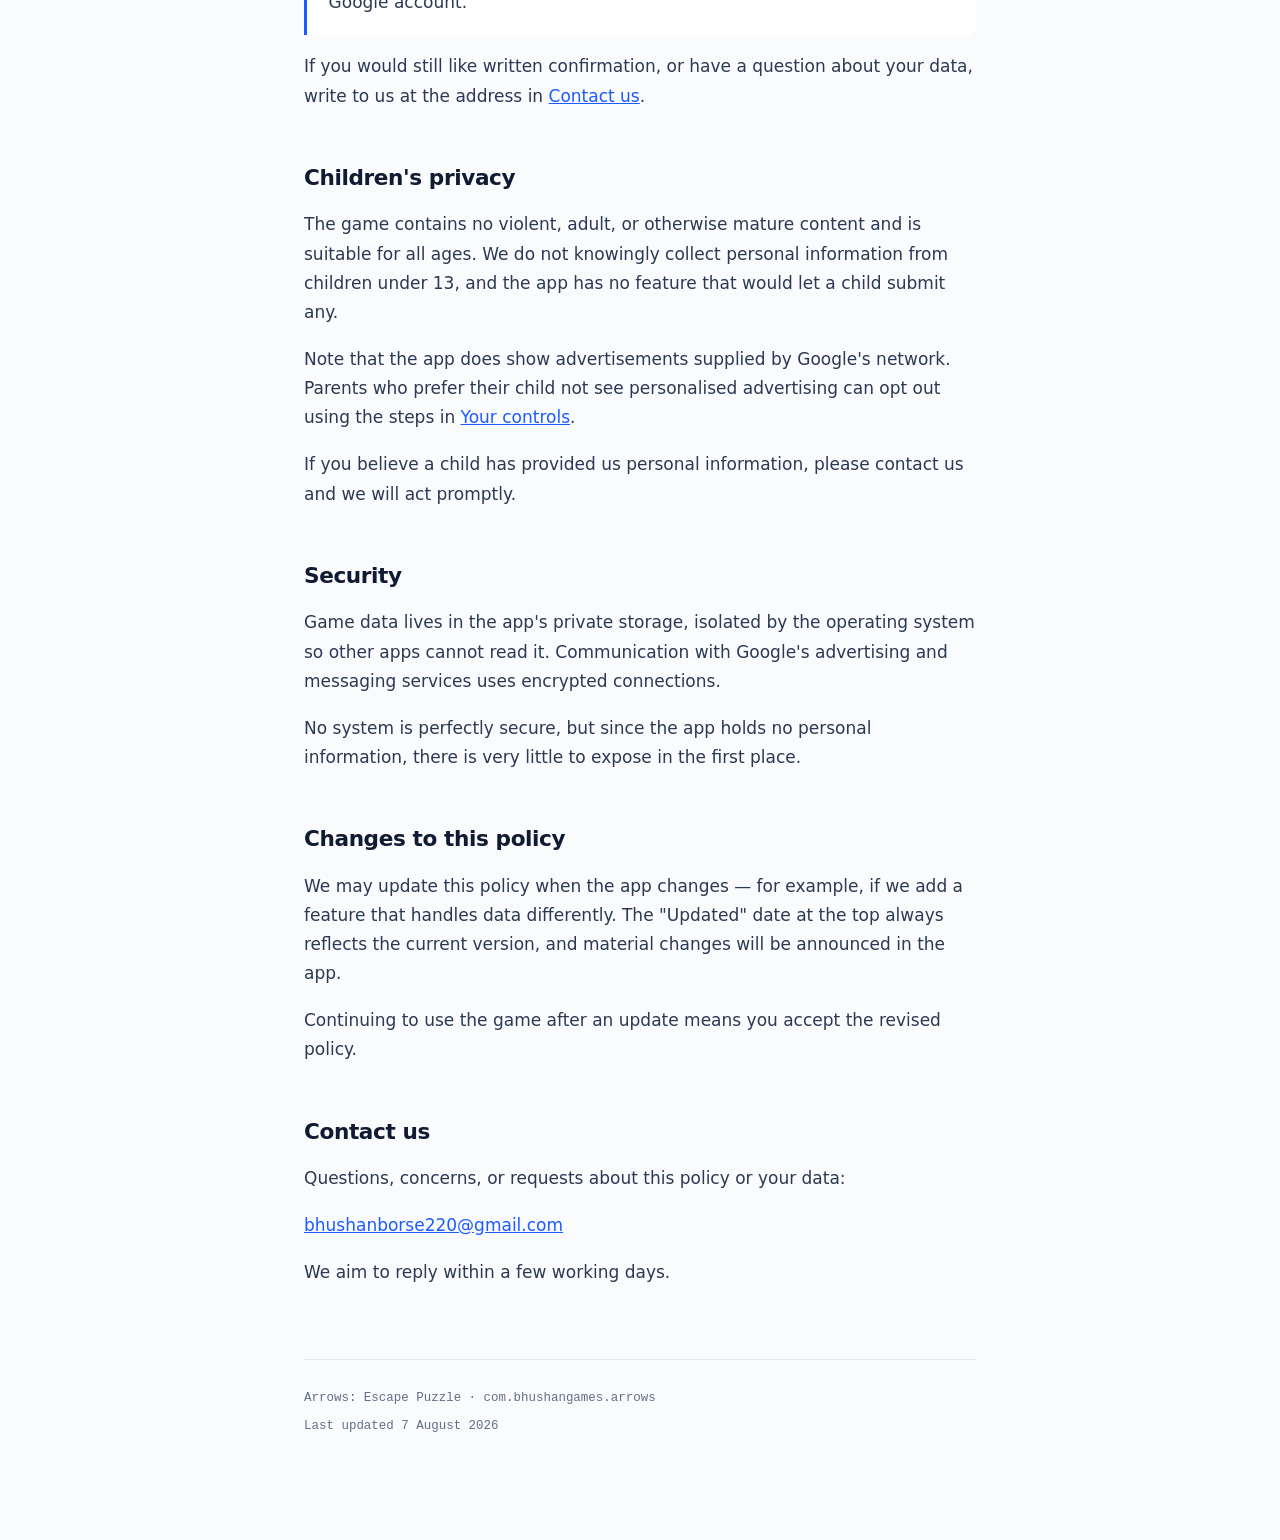
<file: privacy_policy.html>
<!DOCTYPE html>
<html lang="en">
<head>
<meta charset="utf-8">
<meta name="viewport" content="width=device-width, initial-scale=1">
<title>Privacy Policy — Arrows: Escape Puzzle</title>
<meta name="description" content="Privacy Policy for Arrows: Escape Puzzle (com.bhushangames.arrows) — what the game stores on your device, what leaves it, and how to control it.">
<style>
  :root {
    --ground:  #FAFBFD;
    --surface: #FFFFFF;
    --ink:     #101A33;
    --body:    #2C3854;
    --muted:   #626E88;
    --line:    #E2E7F0;
    --accent:  #1D5BFF;
    --accent-soft: #EAF0FF;
    --yes:     #B4451F;
    --no:      #1F6B4A;
    --yes-bg:  #FBEEE8;
    --no-bg:   #E8F3ED;

    --display: system-ui, -apple-system, "Segoe UI", Roboto, sans-serif;
    --mono: ui-monospace, SFMono-Regular, "SF Mono", Menlo, Consolas, monospace;
  }

  @media (prefers-color-scheme: dark) {
    :root {
      --ground:  #0A0F1C;
      --surface: #121A2B;
      --ink:     #E7EDF9;
      --body:    #C2CCE0;
      --muted:   #8894AF;
      --line:    #222E48;
      --accent:  #79A5FF;
      --accent-soft: #16233E;
      --yes:     #E8916B;
      --no:      #6FC79E;
      --yes-bg:  #2A1D17;
      --no-bg:   #14261E;
    }
  }

  :root[data-theme="dark"] {
    --ground:  #0A0F1C;
    --surface: #121A2B;
    --ink:     #E7EDF9;
    --body:    #C2CCE0;
    --muted:   #8894AF;
    --line:    #222E48;
    --accent:  #79A5FF;
    --accent-soft: #16233E;
    --yes:     #E8916B;
    --no:      #6FC79E;
    --yes-bg:  #2A1D17;
    --no-bg:   #14261E;
  }

  :root[data-theme="light"] {
    --ground:  #FAFBFD;
    --surface: #FFFFFF;
    --ink:     #101A33;
    --body:    #2C3854;
    --muted:   #626E88;
    --line:    #E2E7F0;
    --accent:  #1D5BFF;
    --accent-soft: #EAF0FF;
    --yes:     #B4451F;
    --no:      #1F6B4A;
    --yes-bg:  #FBEEE8;
    --no-bg:   #E8F3ED;
  }

  * { box-sizing: border-box; }

  html { -webkit-text-size-adjust: 100%; }

  body {
    margin: 0;
    background: var(--ground);
    color: var(--body);
    font-family: var(--display);
    font-size: 17px;
    line-height: 1.72;
  }

  .wrap {
    max-width: 45rem;
    margin: 0 auto;
    padding: 0 1.5rem 6rem;
  }

  /* ── Masthead ─────────────────────────────────────────── */
  .masthead {
    border-top: 4px solid var(--accent);
    padding-top: 3.5rem;
    margin-bottom: 3rem;
  }

  .eyebrow {
    font-family: var(--mono);
    font-size: 0.75rem;
    letter-spacing: 0.14em;
    text-transform: uppercase;
    color: var(--accent);
    margin: 0 0 1.25rem;
  }

  h1 {
    font-size: clamp(2rem, 6vw, 2.9rem);
    line-height: 1.1;
    letter-spacing: -0.025em;
    font-weight: 800;
    color: var(--ink);
    margin: 0 0 1.25rem;
    text-wrap: balance;
  }

  .standfirst {
    font-size: 1.15rem;
    line-height: 1.6;
    color: var(--muted);
    margin: 0 0 2rem;
    max-width: 34rem;
  }

  .meta {
    display: flex;
    flex-wrap: wrap;
    gap: 0.5rem 2rem;
    font-family: var(--mono);
    font-size: 0.8rem;
    color: var(--muted);
    padding-top: 1.5rem;
    border-top: 1px solid var(--line);
  }

  .meta b {
    color: var(--ink);
    font-weight: 600;
  }

  /* ── Disclosure table ─────────────────────────────────── */
  .disclosure {
    background: var(--surface);
    border: 1px solid var(--line);
    border-radius: 10px;
    padding: 1.75rem;
    margin-bottom: 3.5rem;
  }

  .disclosure h2 {
    font-size: 1.05rem;
    letter-spacing: -0.01em;
    margin: 0 0 0.35rem;
  }

  .disclosure > p {
    color: var(--muted);
    font-size: 0.95rem;
    margin: 0 0 1.5rem;
  }

  .scroller { overflow-x: auto; }

  table {
    width: 100%;
    border-collapse: collapse;
    font-size: 0.94rem;
    min-width: 30rem;
  }

  thead th {
    font-family: var(--mono);
    font-size: 0.7rem;
    letter-spacing: 0.1em;
    text-transform: uppercase;
    color: var(--muted);
    font-weight: 500;
    text-align: left;
    padding: 0 0 0.75rem;
    border-bottom: 1px solid var(--line);
  }

  tbody th {
    text-align: left;
    font-weight: 600;
    color: var(--ink);
    padding: 0.95rem 1.5rem 0.95rem 0;
    border-bottom: 1px solid var(--line);
    vertical-align: top;
  }

  tbody td {
    padding: 0.95rem 1.5rem 0.95rem 0;
    border-bottom: 1px solid var(--line);
    vertical-align: top;
    color: var(--muted);
  }

  tbody tr:last-child th,
  tbody tr:last-child td { border-bottom: 0; }

  .flag {
    display: inline-block;
    font-family: var(--mono);
    font-size: 0.7rem;
    letter-spacing: 0.06em;
    text-transform: uppercase;
    padding: 0.2rem 0.55rem;
    border-radius: 4px;
    white-space: nowrap;
  }

  .flag.out  { color: var(--yes); background: var(--yes-bg); }
  .flag.stay { color: var(--no);  background: var(--no-bg); }

  /* ── Contents ─────────────────────────────────────────── */
  nav.toc {
    margin-bottom: 3.5rem;
  }

  nav.toc h2 {
    font-family: var(--mono);
    font-size: 0.72rem;
    letter-spacing: 0.12em;
    text-transform: uppercase;
    color: var(--muted);
    font-weight: 500;
    margin: 0 0 0.9rem;
  }

  nav.toc ol {
    list-style: none;
    margin: 0;
    padding: 0;
    display: grid;
    grid-template-columns: repeat(auto-fill, minmax(15rem, 1fr));
    gap: 0.4rem 2rem;
  }

  nav.toc a {
    color: var(--body);
    text-decoration: none;
    border-bottom: 1px solid transparent;
    font-size: 0.95rem;
  }

  nav.toc a:hover { border-bottom-color: var(--accent); color: var(--accent); }

  /* ── Sections ─────────────────────────────────────────── */
  section { margin-bottom: 3rem; scroll-margin-top: 2rem; }

  h2 {
    font-size: 1.35rem;
    letter-spacing: -0.018em;
    font-weight: 700;
    color: var(--ink);
    margin: 0 0 0.9rem;
    text-wrap: balance;
  }

  h3 {
    font-size: 1.02rem;
    font-weight: 650;
    color: var(--ink);
    margin: 1.85rem 0 0.5rem;
  }

  p { margin: 0 0 1.1rem; }

  section ul {
    margin: 0 0 1.1rem;
    padding-left: 1.15rem;
  }

  section li { margin-bottom: 0.5rem; }

  a { color: var(--accent); }

  a:focus-visible,
  nav.toc a:focus-visible {
    outline: 2px solid var(--accent);
    outline-offset: 3px;
    border-radius: 2px;
  }

  code {
    font-family: var(--mono);
    font-size: 0.86em;
    background: var(--accent-soft);
    color: var(--ink);
    padding: 0.12em 0.4em;
    border-radius: 4px;
  }

  .callout {
    background: var(--surface);
    border-left: 3px solid var(--accent);
    border-radius: 0 8px 8px 0;
    padding: 1.1rem 1.35rem;
    margin: 0 0 1.1rem;
  }

  .callout p:last-child { margin-bottom: 0; }

  footer {
    margin-top: 4.5rem;
    padding-top: 1.75rem;
    border-top: 1px solid var(--line);
    font-family: var(--mono);
    font-size: 0.78rem;
    color: var(--muted);
  }

  footer p { margin: 0 0 0.4rem; }

  @media (max-width: 34rem) {
    body { font-size: 16px; }
    .wrap { padding: 0 1.15rem 4rem; }
    .disclosure { padding: 1.25rem; }
  }
</style>
</head>
<body>
<div class="wrap">

  <header class="masthead">
    <p class="eyebrow">Privacy Policy</p>
    <h1>What Arrows knows about you</h1>
    <p class="standfirst">Short version: the game has no accounts and no logins, and your puzzle progress never leaves your phone. Two things do go out — ad requests and, if you allow notifications, a device token.</p>
    <div class="meta">
      <span>App&nbsp;<b>Arrows: Escape Puzzle</b></span>
      <span>Package&nbsp;<b>com.bhushangames.arrows</b></span>
      <span>Updated&nbsp;<b>7 August 2026</b></span>
    </div>
  </header>

  <div class="disclosure">
    <h2>What leaves your device</h2>
    <p>Every category of data the app touches, and where it goes.</p>
    <div class="scroller">
      <table>
        <thead>
          <tr>
            <th scope="col">Data</th>
            <th scope="col">Where it goes</th>
            <th scope="col">Why</th>
          </tr>
        </thead>
        <tbody>
          <tr>
            <th scope="row">Level progress, coins, stars</th>
            <td><span class="flag stay">Stays on device</span></td>
            <td>Saved locally so you can continue where you left off</td>
          </tr>
          <tr>
            <th scope="row">Settings — sound, vibration, animation speed</th>
            <td><span class="flag stay">Stays on device</span></td>
            <td>Remembers your preferences between sessions</td>
          </tr>
          <tr>
            <th scope="row">Advertising ID, device and approximate location signals</th>
            <td><span class="flag out">Sent to Google AdMob</span></td>
            <td>Serving and measuring the ads that keep the game free</td>
          </tr>
          <tr>
            <th scope="row">Notification token</th>
            <td><span class="flag out">Sent to Firebase</span></td>
            <td>Only if you allow notifications — lets us send you updates</td>
          </tr>
          <tr>
            <th scope="row">Name, email, phone, contacts, photos</th>
            <td><span class="flag stay">Never collected</span></td>
            <td>The game never asks for them and has no account system</td>
          </tr>
        </tbody>
      </table>
    </div>
  </div>

  <nav class="toc" aria-label="Contents">
    <h2>Contents</h2>
    <ol>
      <li><a href="#scope">Who this covers</a></li>
      <li><a href="#collect">Information we collect</a></li>
      <li><a href="#device">Data stored on your device</a></li>
      <li><a href="#ads">Advertising</a></li>
      <li><a href="#push">Push notifications</a></li>
      <li><a href="#third-party">Third-party services</a></li>
      <li><a href="#sharing">Sharing and selling</a></li>
      <li><a href="#controls">Your controls</a></li>
      <li><a href="#deletion">Deleting your data</a></li>
      <li><a href="#children">Children's privacy</a></li>
      <li><a href="#security">Security</a></li>
      <li><a href="#changes">Changes to this policy</a></li>
      <li><a href="#contact">Contact us</a></li>
    </ol>
  </nav>

  <section id="scope">
    <h2>Who this covers</h2>
    <p>This policy applies to the mobile game <b>Arrows: Escape Puzzle</b> (package <code>com.bhushangames.arrows</code>) on Android and iOS. In this document, "we", "our" and "us" mean the developer of the app; "you" means the person using it.</p>
    <p>By installing and playing the game, you accept the practices described here. If you do not agree with them, please uninstall the app.</p>
  </section>

  <section id="collect">
    <h2>Information we collect</h2>
    <p>The game has no accounts, no sign-in, and no profile. We never ask you for your name, email address, phone number, contacts, photos, or precise location, and the app requests no permission to read any of them.</p>
    <p>Three things are nonetheless worth spelling out: what the game saves locally, what the advertising SDK sends, and what happens when you allow notifications. Each has its own section below.</p>
  </section>

  <section id="device">
    <h2>Data stored on your device</h2>
    <p>The app keeps a small local database and a preferences file in its own private storage area, which no other app can read. That storage holds:</p>
    <ul>
      <li>Level progress, current level, stars earned, and coin balance</li>
      <li>Daily challenge history and achievements</li>
      <li>Settings — sound on/off, vibration, animation speed, ad-free status</li>
    </ul>
    <p>None of this is uploaded, backed up to our servers, or shared with anyone. It exists only on your phone, and it is removed when you uninstall the app.</p>
  </section>

  <section id="ads">
    <h2>Advertising</h2>
    <p>The game is free and is funded by ads served through <b>Google AdMob</b>. You may see banner ads, full-screen ads between levels, rewarded ads you choose to watch, and an ad when opening the app.</p>
    <p>To serve and measure these ads, Google receives information from your device. This typically includes your advertising identifier, device type and operating system version, general location inferred from your IP address, and how you interacted with an ad. We do not receive this data ourselves — it goes directly from the Google SDK inside the app to Google, and we only see aggregate earnings reports.</p>
    <p>How Google uses it is governed by Google's own policies, linked in <a href="#third-party">Third-party services</a>.</p>
  </section>

  <section id="push">
    <h2>Push notifications</h2>
    <p>The app asks whether you want to receive notifications about new content and reminders. This is your choice, and the game is fully playable if you decline.</p>
    <p>If you allow them, <b>Firebase Cloud Messaging</b> issues your device a registration token — a random identifier that lets a message reach your phone. It is not tied to your identity and contains no personal information. We use it only to deliver game notifications, and we never sell or share the token list.</p>
    <p>You can turn notifications off at any time in your device settings, which stops all messages regardless of the token.</p>
  </section>

  <section id="third-party">
    <h2>Third-party services</h2>
    <p>The app includes two Google services that process data outside our control. We recommend reading their policies:</p>
    <ul>
      <li><b>Google AdMob</b> — ad serving and measurement.<br><a href="https://policies.google.com/privacy" target="_blank" rel="noopener">Google Privacy Policy</a> · <a href="https://support.google.com/admob/answer/6128543" target="_blank" rel="noopener">How AdMob uses data</a></li>
      <li><b>Firebase Cloud Messaging</b> — delivering push notifications.<br><a href="https://firebase.google.com/support/privacy" target="_blank" rel="noopener">Firebase Privacy and Security</a></li>
    </ul>
    <p>The app does not include any analytics or behaviour-tracking SDK. We do not measure which levels you play, how long you play, or what you tap.</p>
  </section>

  <section id="sharing">
    <h2>Sharing and selling</h2>
    <p>We do not sell your data. We do not trade, rent, or share it with data brokers, advertisers other than the AdMob network described above, or any other third party.</p>
    <p>We would disclose information only where the law requires it — for example, a valid court order — and only to the extent required.</p>
  </section>

  <section id="controls">
    <h2>Your controls</h2>

    <h3>Turn off personalised ads</h3>
    <p>On Android, open <b>Settings → Google → Ads</b> and turn on "Delete advertising ID" or "Opt out of Ads Personalisation". On iOS, open <b>Settings → Privacy &amp; Security → Tracking</b> and turn off "Allow Apps to Request to Track". Ads will still appear, but they will no longer be personalised.</p>

    <h3>Turn off notifications</h3>
    <p>Open your device settings, find <b>Arrows</b> in the app list, and disable notifications. You can re-enable them the same way.</p>

    <h3>Reset your game data</h3>
    <p>Clearing the app's storage from your device settings erases all local progress and returns the game to a fresh state. This cannot be undone.</p>
  </section>

  <section id="deletion">
    <h2>Deleting your data</h2>
    <p>Because we hold no account and no server-side profile, there is nothing for us to delete on request.</p>
    <div class="callout">
      <p><b>Uninstalling the app removes everything it stored on your device</b> — progress, settings, and the notification token. Data already collected by Google through the ad SDK is subject to Google's own retention and deletion policies, which you can manage through your Google account.</p>
    </div>
    <p>If you would still like written confirmation, or have a question about your data, write to us at the address in <a href="#contact">Contact us</a>.</p>
  </section>

  <section id="children">
    <h2>Children's privacy</h2>
    <p>The game contains no violent, adult, or otherwise mature content and is suitable for all ages. We do not knowingly collect personal information from children under 13, and the app has no feature that would let a child submit any.</p>
    <p>Note that the app does show advertisements supplied by Google's network. Parents who prefer their child not see personalised advertising can opt out using the steps in <a href="#controls">Your controls</a>.</p>
    <p>If you believe a child has provided us personal information, please contact us and we will act promptly.</p>
  </section>

  <section id="security">
    <h2>Security</h2>
    <p>Game data lives in the app's private storage, isolated by the operating system so other apps cannot read it. Communication with Google's advertising and messaging services uses encrypted connections.</p>
    <p>No system is perfectly secure, but since the app holds no personal information, there is very little to expose in the first place.</p>
  </section>

  <section id="changes">
    <h2>Changes to this policy</h2>
    <p>We may update this policy when the app changes — for example, if we add a feature that handles data differently. The "Updated" date at the top always reflects the current version, and material changes will be announced in the app.</p>
    <p>Continuing to use the game after an update means you accept the revised policy.</p>
  </section>

  <section id="contact">
    <h2>Contact us</h2>
    <p>Questions, concerns, or requests about this policy or your data:</p>
    <p><a href="mailto:bhushanborse220@gmail.com">bhushanborse220@gmail.com</a></p>
    <p>We aim to reply within a few working days.</p>
  </section>

  <footer>
    <p>Arrows: Escape Puzzle · com.bhushangames.arrows</p>
    <p>Last updated 7 August 2026</p>
  </footer>

</div>
</body>
</html>
</file>
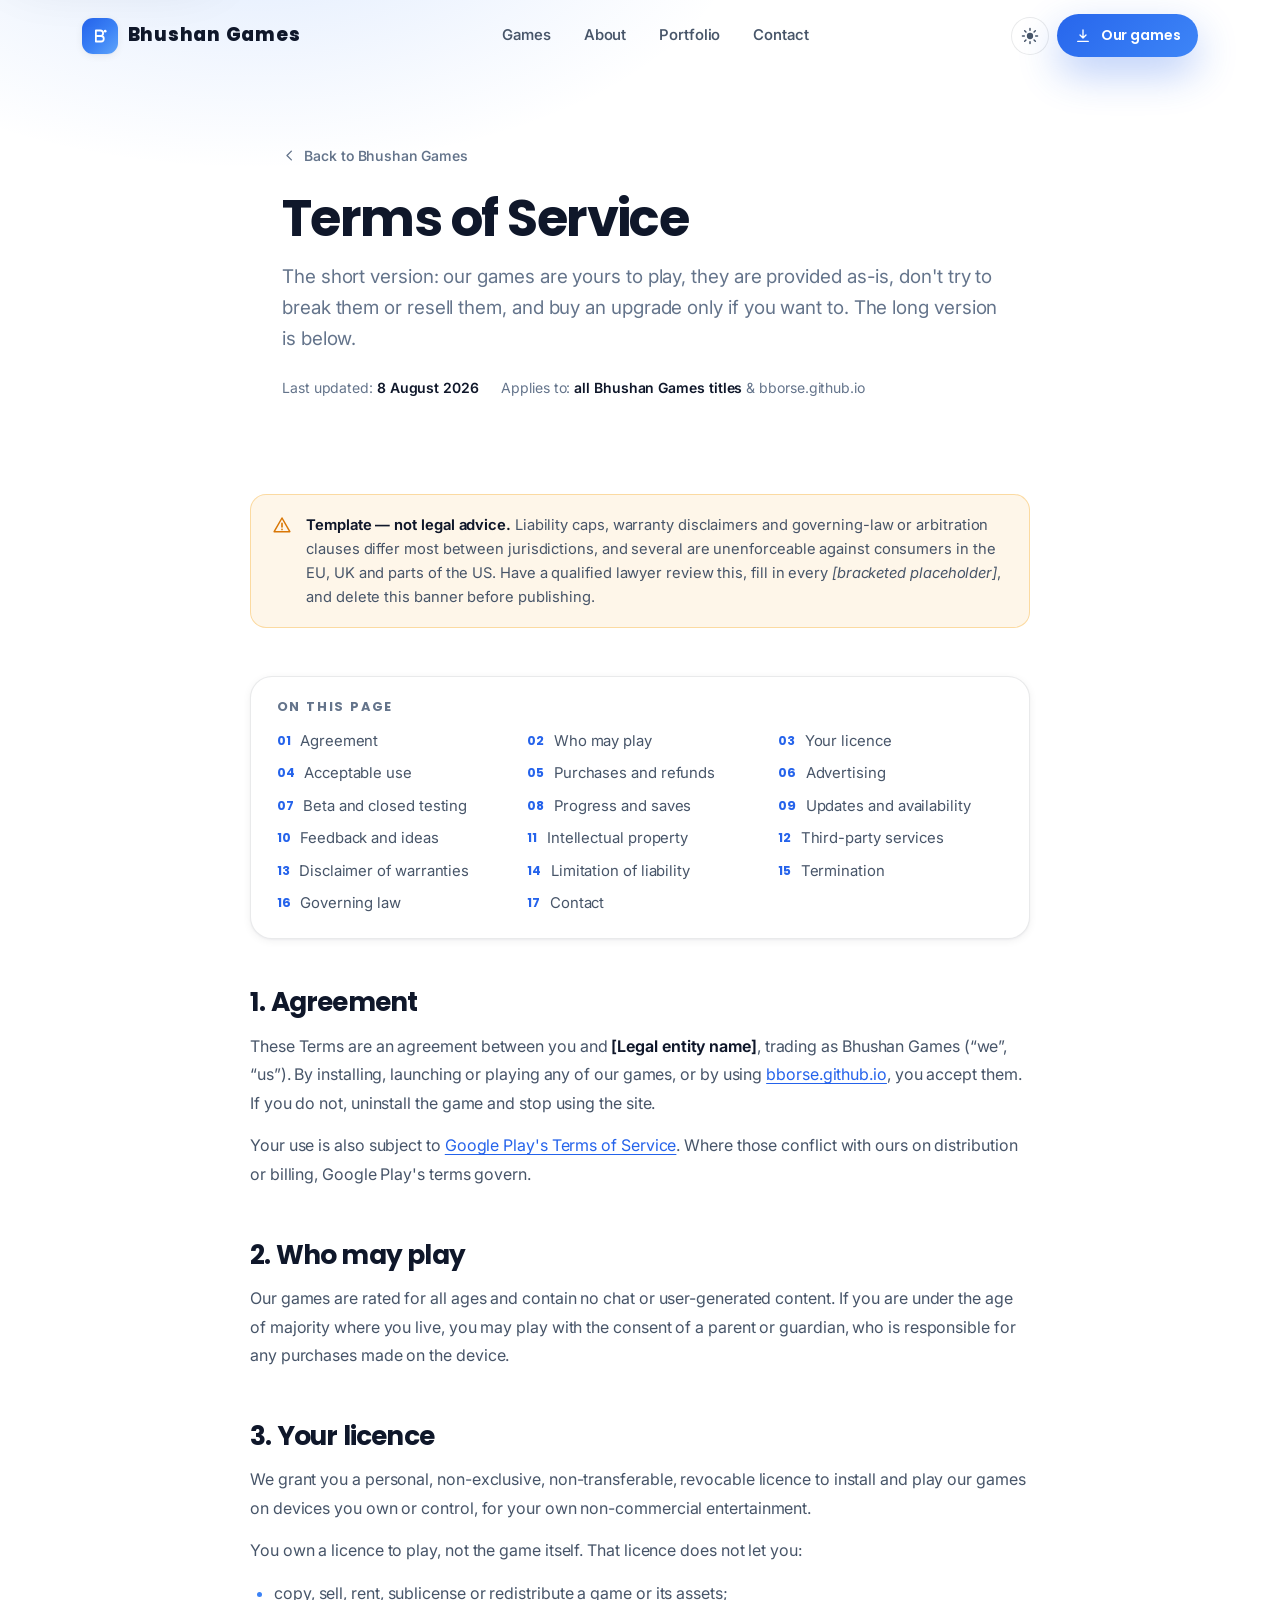
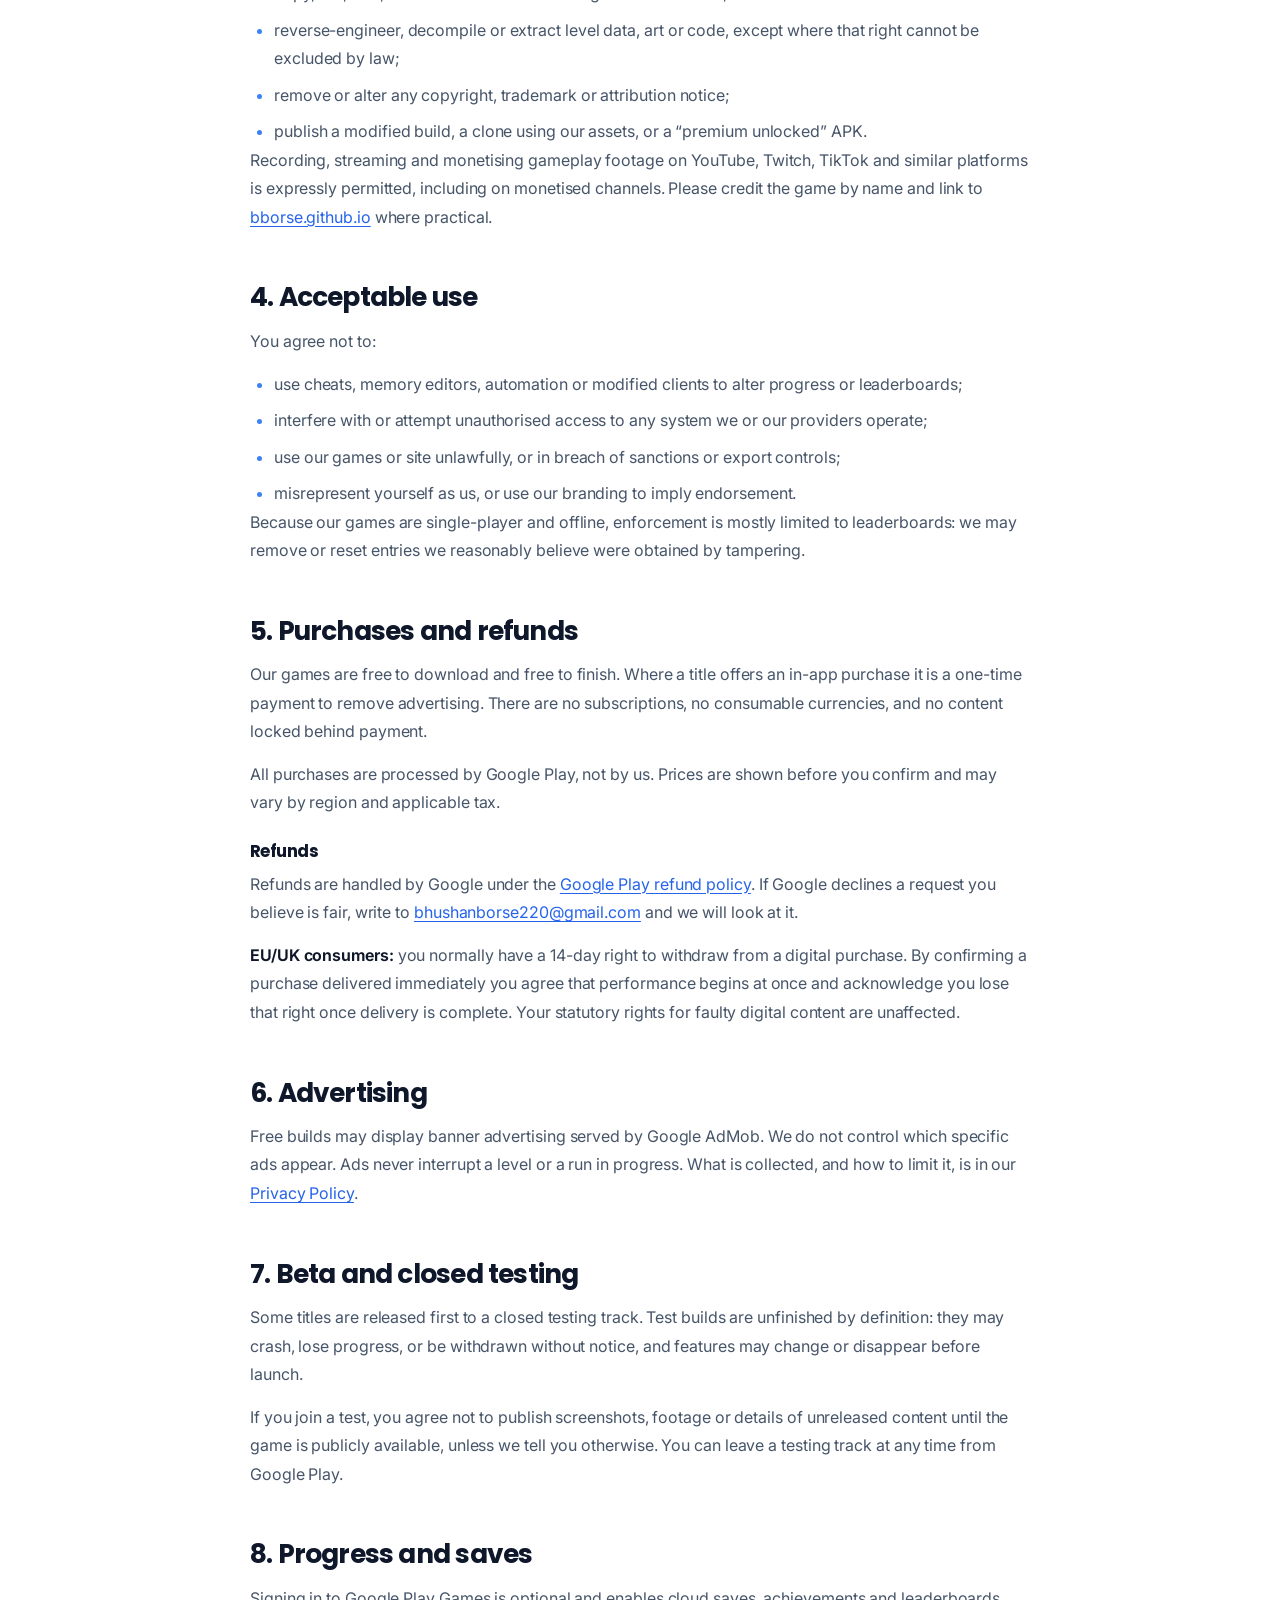
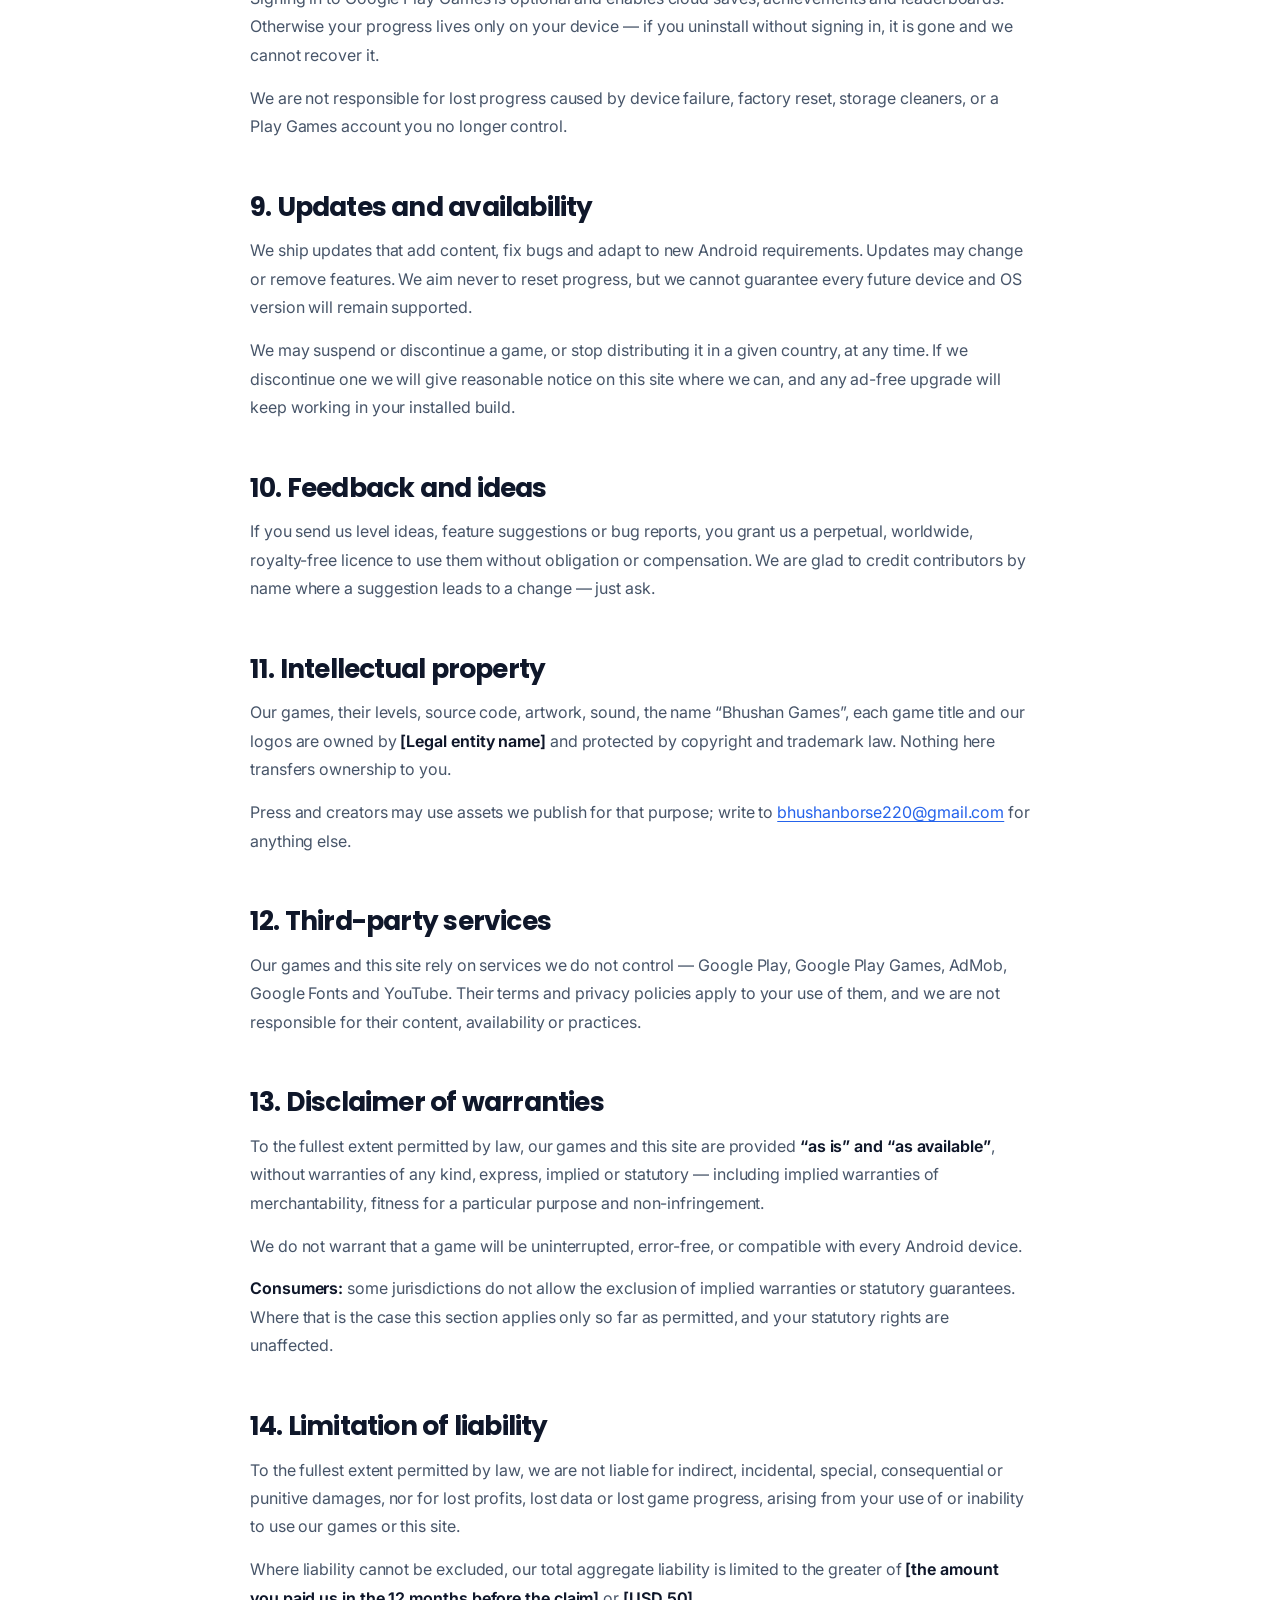
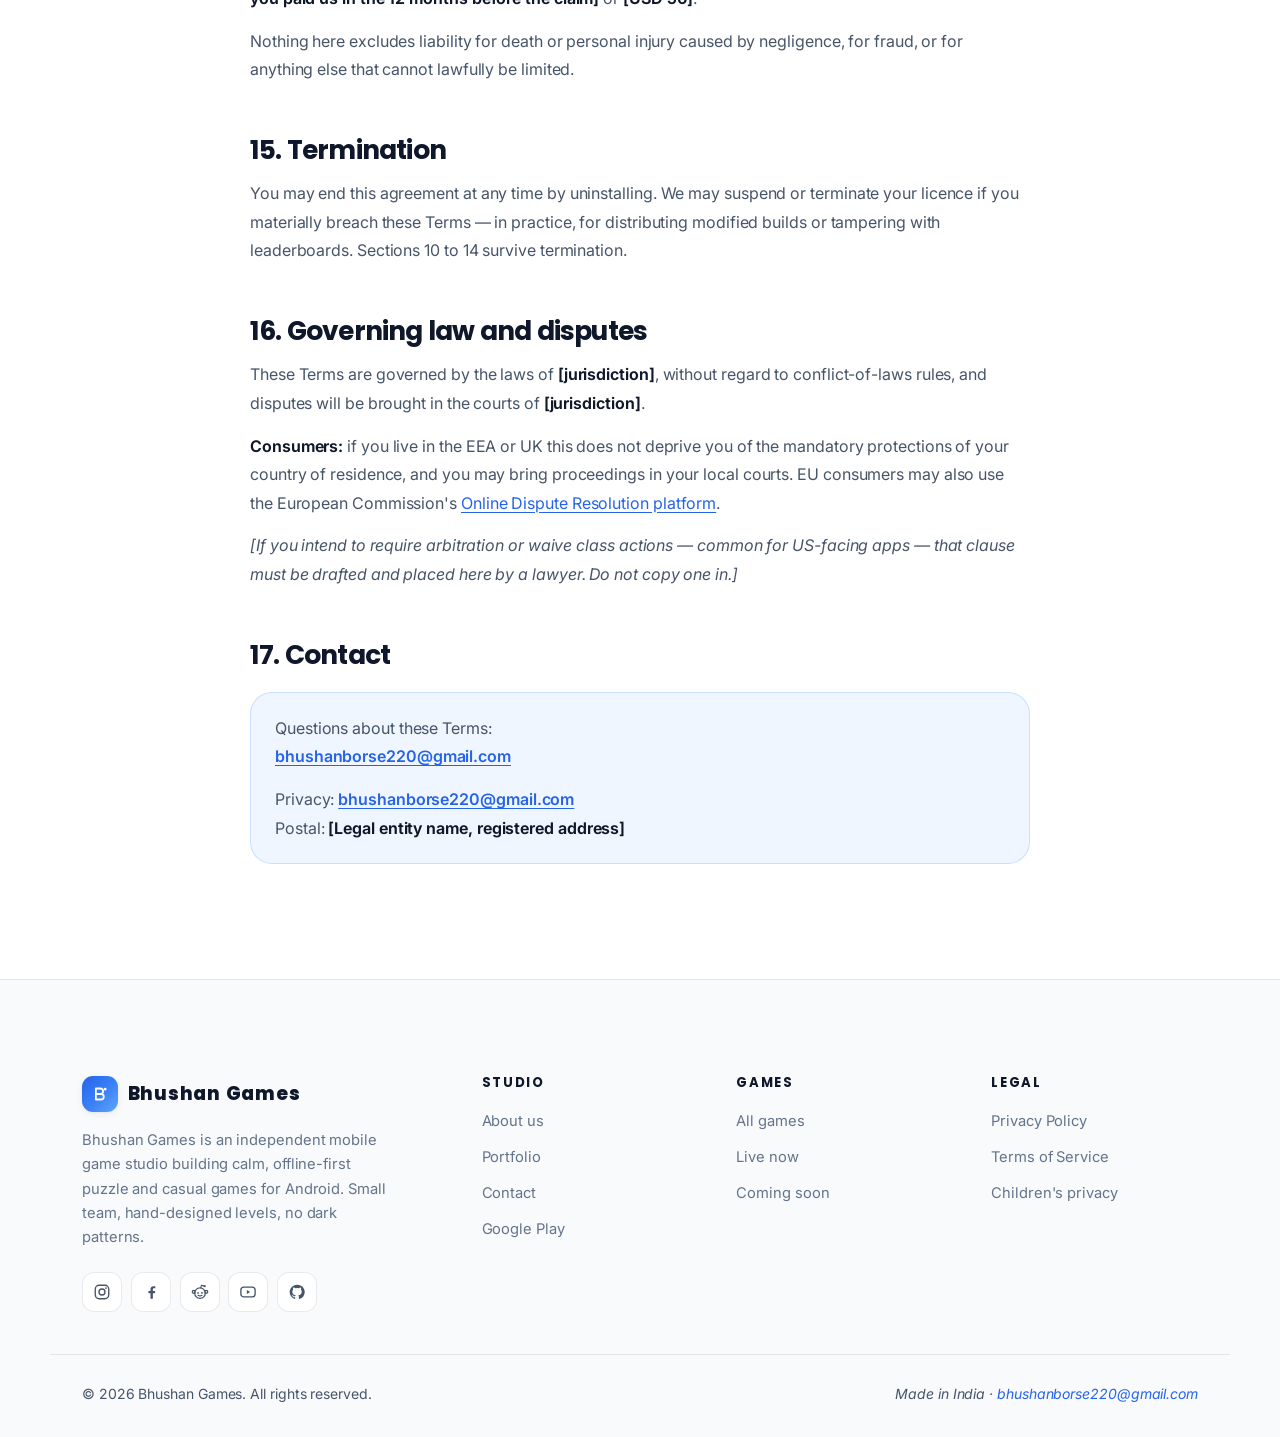
<file: terms.html>
<!DOCTYPE html>
<html lang="en">
<head>
  <!-- ==========================================================================
       BHUSHAN GAMES · Terms of Service (studio-wide)
       Template — read the banner on the page before publishing.
       ========================================================================== -->

  <meta charset="utf-8">
  <meta name="viewport" content="width=device-width, initial-scale=1, viewport-fit=cover">
  <meta name="theme-color" content="#2563EB" media="(prefers-color-scheme: light)">
  <meta name="theme-color" content="#0F172A" media="(prefers-color-scheme: dark)">

  <title>Terms of Service | Bhushan Games</title>
  <meta name="description" content="The terms you agree to when you install and play a Bhushan Games title: your licence, purchases, acceptable use, warranties and liability.">
  <meta name="robots" content="index, follow">
  <link rel="canonical" href="https://bborse.github.io/terms.html">

  <meta property="og:type" content="article">
  <meta property="og:site_name" content="Bhushan Games">
  <meta property="og:title" content="Terms of Service | Bhushan Games">
  <meta property="og:description" content="The terms you agree to when you play a Bhushan Games title.">
  <meta property="og:url" content="https://bborse.github.io/terms.html">
  <meta property="og:image" content="https://bborse.github.io/images/og-image.png">
  <meta name="twitter:card" content="summary_large_image">
  <meta name="twitter:title" content="Terms of Service | Bhushan Games">
  <meta name="twitter:description" content="The terms you agree to when you play our games.">
  <meta name="twitter:image" content="https://bborse.github.io/images/og-image.png">

  <link rel="icon" href="/images/favicon.svg" type="image/svg+xml">
  <link rel="apple-touch-icon" href="/images/apple-touch-icon.png">
  <link rel="manifest" href="/site.webmanifest">

  <link rel="preconnect" href="https://fonts.googleapis.com">
  <link rel="preconnect" href="https://fonts.gstatic.com" crossorigin>
  <link rel="stylesheet" href="https://fonts.googleapis.com/css2?family=Inter:wght@400;500;600;700&family=Poppins:wght@500;600;700;800&display=swap" media="print" onload="this.media='all'">
  <noscript><link rel="stylesheet" href="https://fonts.googleapis.com/css2?family=Inter:wght@400;500;600;700&family=Poppins:wght@500;600;700;800&display=swap"></noscript>

  <link rel="stylesheet" href="/css/style.css">

  <script type="application/ld+json">
  {
    "@context": "https://schema.org",
    "@type": "WebPage",
    "name": "Terms of Service",
    "url": "https://bborse.github.io/terms.html",
    "inLanguage": "en-US",
    "publisher": { "@type": "Organization", "name": "Bhushan Games", "url": "https://bborse.github.io/" }
  }
  </script>
</head>

<body data-page="static">

  <a class="skip-link" href="#main">Skip to main content</a>
  <div class="scroll-progress" id="scrollProgress" aria-hidden="true"></div>

  <header class="navbar is-scrolled" id="navbar">
    <div class="navbar__mount" id="siteHeader"></div>
  </header>
  <div class="nav-backdrop" id="navBackdrop" hidden></div>

  <main id="main">

    <section class="legal-hero">
      <div class="container legal-hero__inner">
        <a class="legal-back" href="/">
          <svg viewBox="0 0 24 24" width="15" height="15" aria-hidden="true" focusable="false">
            <path d="M15 5 8 12l7 7" fill="none" stroke="currentColor" stroke-width="2.2" stroke-linecap="round" stroke-linejoin="round"/>
          </svg>
          Back to Bhushan Games
        </a>
        <h1>Terms of Service</h1>
        <p>
          The short version: our games are yours to play, they are provided as-is, don't try to
          break them or resell them, and buy an upgrade only if you want to. The long version
          is below.
        </p>
        <div class="legal-meta">
          <span>Last updated: <strong>8 August 2026</strong></span>
          <span>Applies to: <strong>all Bhushan Games titles</strong> &amp; bborse.github.io</span>
        </div>
      </div>
    </section>

    <section class="section">
      <div class="container">

        <!-- DELETE THIS BANNER once a lawyer has reviewed the text. -->
        <div class="legal-notice" role="note">
          <svg viewBox="0 0 24 24" width="20" height="20" aria-hidden="true" focusable="false">
            <path d="M12 3.6 21.4 20H2.6L12 3.6Z" fill="none" stroke="currentColor" stroke-width="1.8" stroke-linejoin="round"/>
            <path d="M12 10v4.4M12 17.2v.1" stroke="currentColor" stroke-width="2" stroke-linecap="round"/>
          </svg>
          <span>
            <strong>Template — not legal advice.</strong> Liability caps, warranty disclaimers and
            governing-law or arbitration clauses differ most between jurisdictions, and several
            are unenforceable against consumers in the EU, UK and parts of the US. Have a
            qualified lawyer review this, fill in every <em>[bracketed placeholder]</em>, and
            delete this banner before publishing.
          </span>
        </div>

        <nav class="legal-toc" aria-label="On this page">
          <h2>On this page</h2>
          <ol>
            <li><a href="#agreement">Agreement</a></li>
            <li><a href="#eligibility">Who may play</a></li>
            <li><a href="#licence">Your licence</a></li>
            <li><a href="#acceptable-use">Acceptable use</a></li>
            <li><a href="#purchases">Purchases and refunds</a></li>
            <li><a href="#ads">Advertising</a></li>
            <li><a href="#testing">Beta and closed testing</a></li>
            <li><a href="#saves">Progress and saves</a></li>
            <li><a href="#updates">Updates and availability</a></li>
            <li><a href="#feedback">Feedback and ideas</a></li>
            <li><a href="#ip">Intellectual property</a></li>
            <li><a href="#third-party">Third-party services</a></li>
            <li><a href="#disclaimer">Disclaimer of warranties</a></li>
            <li><a href="#liability">Limitation of liability</a></li>
            <li><a href="#termination">Termination</a></li>
            <li><a href="#law">Governing law</a></li>
            <li><a href="#contact-terms">Contact</a></li>
          </ol>
        </nav>

        <div class="legal-body">

          <section id="agreement">
            <h2>1. Agreement</h2>
            <p>
              These Terms are an agreement between you and <strong>[Legal entity name]</strong>,
              trading as Bhushan Games (“we”, “us”). By installing, launching or playing any of
              our games, or by using <a href="https://bborse.github.io/">bborse.github.io</a>,
              you accept them. If you do not, uninstall the game and stop using the site.
            </p>
            <p>
              Your use is also subject to
              <a href="https://play.google.com/intl/en_us/about/play-terms/" target="_blank" rel="noopener">Google Play's Terms of Service</a>.
              Where those conflict with ours on distribution or billing, Google Play's terms govern.
            </p>
          </section>

          <section id="eligibility">
            <h2>2. Who may play</h2>
            <p>
              Our games are rated for all ages and contain no chat or user-generated content. If
              you are under the age of majority where you live, you may play with the consent of
              a parent or guardian, who is responsible for any purchases made on the device.
            </p>
          </section>

          <section id="licence">
            <h2>3. Your licence</h2>
            <p>
              We grant you a personal, non-exclusive, non-transferable, revocable licence to
              install and play our games on devices you own or control, for your own
              non-commercial entertainment.
            </p>
            <p>You own a licence to play, not the game itself. That licence does not let you:</p>
            <ul>
              <li>copy, sell, rent, sublicense or redistribute a game or its assets;</li>
              <li>reverse-engineer, decompile or extract level data, art or code, except where that right cannot be excluded by law;</li>
              <li>remove or alter any copyright, trademark or attribution notice;</li>
              <li>publish a modified build, a clone using our assets, or a “premium unlocked” APK.</li>
            </ul>
            <p>
              Recording, streaming and monetising gameplay footage on YouTube, Twitch, TikTok and
              similar platforms is expressly permitted, including on monetised channels. Please
              credit the game by name and link to
              <a href="https://bborse.github.io/">bborse.github.io</a> where practical.
            </p>
          </section>

          <section id="acceptable-use">
            <h2>4. Acceptable use</h2>
            <p>You agree not to:</p>
            <ul>
              <li>use cheats, memory editors, automation or modified clients to alter progress or leaderboards;</li>
              <li>interfere with or attempt unauthorised access to any system we or our providers operate;</li>
              <li>use our games or site unlawfully, or in breach of sanctions or export controls;</li>
              <li>misrepresent yourself as us, or use our branding to imply endorsement.</li>
            </ul>
            <p>
              Because our games are single-player and offline, enforcement is mostly limited to
              leaderboards: we may remove or reset entries we reasonably believe were obtained by
              tampering.
            </p>
          </section>

          <section id="purchases">
            <h2>5. Purchases and refunds</h2>
            <p>
              Our games are free to download and free to finish. Where a title offers an in-app
              purchase it is a one-time payment to remove advertising. There are no
              subscriptions, no consumable currencies, and no content locked behind payment.
            </p>
            <p>
              All purchases are processed by Google Play, not by us. Prices are shown before you
              confirm and may vary by region and applicable tax.
            </p>

            <h3>Refunds</h3>
            <p>
              Refunds are handled by Google under the
              <a href="https://support.google.com/googleplay/answer/2479637" target="_blank" rel="noopener">Google Play refund policy</a>.
              If Google declines a request you believe is fair, write to
              <a href="mailto:bhushanborse220@gmail.com">bhushanborse220@gmail.com</a> and we will
              look at it.
            </p>
            <p>
              <strong>EU/UK consumers:</strong> you normally have a 14-day right to withdraw from
              a digital purchase. By confirming a purchase delivered immediately you agree that
              performance begins at once and acknowledge you lose that right once delivery is
              complete. Your statutory rights for faulty digital content are unaffected.
            </p>
          </section>

          <section id="ads">
            <h2>6. Advertising</h2>
            <p>
              Free builds may display banner advertising served by Google AdMob. We do not control
              which specific ads appear. Ads never interrupt a level or a run in progress. What is
              collected, and how to limit it, is in our
              <a href="/privacy-policy.html#ads-analytics">Privacy Policy</a>.
            </p>
          </section>

          <section id="testing">
            <h2>7. Beta and closed testing</h2>
            <p>
              Some titles are released first to a closed testing track. Test builds are unfinished
              by definition: they may crash, lose progress, or be withdrawn without notice, and
              features may change or disappear before launch.
            </p>
            <p>
              If you join a test, you agree not to publish screenshots, footage or details of
              unreleased content until the game is publicly available, unless we tell you
              otherwise. You can leave a testing track at any time from Google Play.
            </p>
          </section>

          <section id="saves">
            <h2>8. Progress and saves</h2>
            <p>
              Signing in to Google Play Games is optional and enables cloud saves, achievements
              and leaderboards. Otherwise your progress lives only on your device — if you
              uninstall without signing in, it is gone and we cannot recover it.
            </p>
            <p>
              We are not responsible for lost progress caused by device failure, factory reset,
              storage cleaners, or a Play Games account you no longer control.
            </p>
          </section>

          <section id="updates">
            <h2>9. Updates and availability</h2>
            <p>
              We ship updates that add content, fix bugs and adapt to new Android requirements.
              Updates may change or remove features. We aim never to reset progress, but we cannot
              guarantee every future device and OS version will remain supported.
            </p>
            <p>
              We may suspend or discontinue a game, or stop distributing it in a given country, at
              any time. If we discontinue one we will give reasonable notice on this site where we
              can, and any ad-free upgrade will keep working in your installed build.
            </p>
          </section>

          <section id="feedback">
            <h2>10. Feedback and ideas</h2>
            <p>
              If you send us level ideas, feature suggestions or bug reports, you grant us a
              perpetual, worldwide, royalty-free licence to use them without obligation or
              compensation. We are glad to credit contributors by name where a suggestion leads to
              a change — just ask.
            </p>
          </section>

          <section id="ip">
            <h2>11. Intellectual property</h2>
            <p>
              Our games, their levels, source code, artwork, sound, the name “Bhushan Games”, each
              game title and our logos are owned by <strong>[Legal entity name]</strong> and
              protected by copyright and trademark law. Nothing here transfers ownership to you.
            </p>
            <p>
              Press and creators may use assets we publish for that purpose; write to
              <a href="mailto:bhushanborse220@gmail.com">bhushanborse220@gmail.com</a> for anything else.
            </p>
          </section>

          <section id="third-party">
            <h2>12. Third-party services</h2>
            <p>
              Our games and this site rely on services we do not control — Google Play, Google Play
              Games, AdMob, Google Fonts and YouTube. Their terms and privacy policies apply to
              your use of them, and we are not responsible for their content, availability or
              practices.
            </p>
          </section>

          <section id="disclaimer">
            <h2>13. Disclaimer of warranties</h2>
            <p>
              To the fullest extent permitted by law, our games and this site are provided
              <strong>“as is” and “as available”</strong>, without warranties of any kind, express,
              implied or statutory — including implied warranties of merchantability, fitness for a
              particular purpose and non-infringement.
            </p>
            <p>
              We do not warrant that a game will be uninterrupted, error-free, or compatible with
              every Android device.
            </p>
            <p>
              <strong>Consumers:</strong> some jurisdictions do not allow the exclusion of implied
              warranties or statutory guarantees. Where that is the case this section applies only
              so far as permitted, and your statutory rights are unaffected.
            </p>
          </section>

          <section id="liability">
            <h2>14. Limitation of liability</h2>
            <p>
              To the fullest extent permitted by law, we are not liable for indirect, incidental,
              special, consequential or punitive damages, nor for lost profits, lost data or lost
              game progress, arising from your use of or inability to use our games or this site.
            </p>
            <p>
              Where liability cannot be excluded, our total aggregate liability is limited to the
              greater of <strong>[the amount you paid us in the 12 months before the claim]</strong>
              or <strong>[USD 50]</strong>.
            </p>
            <p>
              Nothing here excludes liability for death or personal injury caused by negligence,
              for fraud, or for anything else that cannot lawfully be limited.
            </p>
          </section>

          <section id="termination">
            <h2>15. Termination</h2>
            <p>
              You may end this agreement at any time by uninstalling. We may suspend or terminate
              your licence if you materially breach these Terms — in practice, for distributing
              modified builds or tampering with leaderboards. Sections 10 to 14 survive termination.
            </p>
          </section>

          <section id="law">
            <h2>16. Governing law and disputes</h2>
            <p>
              These Terms are governed by the laws of <strong>[jurisdiction]</strong>, without
              regard to conflict-of-laws rules, and disputes will be brought in the courts of
              <strong>[jurisdiction]</strong>.
            </p>
            <p>
              <strong>Consumers:</strong> if you live in the EEA or UK this does not deprive you of
              the mandatory protections of your country of residence, and you may bring proceedings
              in your local courts. EU consumers may also use the European Commission's
              <a href="https://ec.europa.eu/consumers/odr/" target="_blank" rel="noopener">Online Dispute Resolution platform</a>.
            </p>
            <p>
              <em>[If you intend to require arbitration or waive class actions — common for
              US-facing apps — that clause must be drafted and placed here by a lawyer. Do not copy
              one in.]</em>
            </p>
          </section>

          <section id="contact-terms">
            <h2>17. Contact</h2>
            <div class="legal-callout">
              <p>
                Questions about these Terms:<br>
                <a href="mailto:bhushanborse220@gmail.com">bhushanborse220@gmail.com</a>
              </p>
              <p>
                Privacy: <a href="mailto:bhushanborse220@gmail.com">bhushanborse220@gmail.com</a><br>
                Postal: <strong>[Legal entity name, registered address]</strong>
              </p>
            </div>
          </section>
        </div>
      </div>
    </section>
  </main>

  <footer class="footer" id="siteFooter"></footer>

  <button class="to-top" id="toTop" type="button" aria-label="Back to top">
    <svg viewBox="0 0 24 24" width="20" height="20" aria-hidden="true" focusable="false">
      <path d="M12 19V5m0 0-6 6m6-6 6 6" fill="none" stroke="currentColor" stroke-width="2.2" stroke-linecap="round" stroke-linejoin="round"/>
    </svg>
  </button>

  <script src="/js/games-data.js" defer></script>
  <script src="/js/site-config.js" defer></script>
  <script src="/js/templates.js" defer></script>
  <script src="/js/site.js" defer></script>
</body>
</html>
</file>
<file: css/style.css>
/* ==========================================================================
   ARROWS – Escape Puzzle · Stylesheet
   --------------------------------------------------------------------------
   00. Design tokens
   01. Reset & base
   02. Layout utilities
   03. Buttons & micro-interactions
   04. Page loader
   05. Custom cursor
   06. Navbar
   07. Hero
   08. Features
   09. Screenshots slider
   10. Gameplay video
   11. Why ARROWS timeline
   12. Statistics
   13. Testimonials
   14. FAQ accordion
   15. Download CTA
   16. Contact
   17. Footer
   18. Floating UI (back-to-top, floating CTA, mobile bar)
   19. Lightbox
   20. Scroll animations
   21. Responsive
   22. Reduced motion & print
   23. Legal / content sub-pages
   ========================================================================== */


/* ==========================================================================
   00. DESIGN TOKENS
   ========================================================================== */

:root {
  /* Brand palette */
  --blue:            #2563EB;
  --blue-light:      #3B82F6;
  --blue-soft:       #60A5FA;
  --blue-tint:       #EFF6FF;
  --ink:             #0F172A;

  /* Semantic surface + text tokens (re-mapped in dark mode) */
  --c-bg:            #FFFFFF;
  --c-bg-alt:        #F8FAFC;
  --c-surface:       #FFFFFF;
  --c-surface-2:     #F1F5F9;
  --c-text:          #0F172A;
  --c-text-soft:     #475569;
  --c-text-muted:    #64748B;
  --c-border:        rgba(15, 23, 42, .09);
  --c-border-strong: rgba(15, 23, 42, .16);

  /* Glassmorphism */
  --glass-bg:        rgba(255, 255, 255, .72);
  --glass-bg-strong: rgba(255, 255, 255, .86);
  --glass-border:    rgba(255, 255, 255, .55);
  --glass-blur:      saturate(180%) blur(20px);

  /* Gradients */
  --grad-brand:      linear-gradient(135deg, #2563EB 0%, #3B82F6 55%, #60A5FA 100%);
  --grad-text:       linear-gradient(120deg, #2563EB 0%, #3B82F6 45%, #0F172A 100%);
  --grad-ink:        linear-gradient(160deg, #0F172A 0%, #1E293B 100%);

  /* Elevation — soft, Apple-flavoured shadows */
  --sh-xs:  0 1px 2px rgba(15, 23, 42, .06);
  --sh-sm:  0 2px 8px rgba(15, 23, 42, .06), 0 1px 2px rgba(15, 23, 42, .04);
  --sh-md:  0 10px 30px rgba(15, 23, 42, .08), 0 2px 6px rgba(15, 23, 42, .04);
  --sh-lg:  0 24px 60px rgba(15, 23, 42, .12), 0 6px 16px rgba(15, 23, 42, .06);
  --sh-xl:  0 40px 90px rgba(15, 23, 42, .16), 0 10px 26px rgba(15, 23, 42, .08);
  --sh-blue: 0 16px 40px rgba(37, 99, 235, .32);
  --sh-blue-strong: 0 22px 55px rgba(37, 99, 235, .42);

  /* Radii */
  --r-sm: 10px;
  --r-md: 16px;
  --r-lg: 22px;
  --r-xl: 30px;
  --r-pill: 999px;

  /* Type */
  --font-display: 'Poppins', 'SF Pro Display', -apple-system, BlinkMacSystemFont, 'Segoe UI', sans-serif;
  --font-body:    'Inter', -apple-system, BlinkMacSystemFont, 'Segoe UI', Roboto, Helvetica, Arial, sans-serif;

  /* Fluid type scale */
  --fs-hero:   clamp(2.9rem, 8vw, 5.4rem);
  --fs-h2:     clamp(1.9rem, 3.9vw, 3.1rem);
  --fs-h3:     clamp(1.1rem, 1.7vw, 1.32rem);
  --fs-lead:   clamp(1.02rem, 1.5vw, 1.18rem);
  --fs-body:   1rem;
  --fs-sm:     .875rem;
  --fs-xs:     .78rem;

  /* Spacing & rhythm */
  --space-section: clamp(4.5rem, 9vw, 8rem);
  --container:     1180px;
  --nav-h:         72px;

  /* Motion */
  --ease-out:  cubic-bezier(.22, 1, .36, 1);
  --ease-soft: cubic-bezier(.4, 0, .2, 1);
  --ease-back: cubic-bezier(.34, 1.56, .64, 1);
  --t-fast:    .18s;
  --t-mid:     .32s;
  --t-slow:    .6s;
}

/* ---- Dark mode: system preference (no explicit user choice stored) ---- */
@media (prefers-color-scheme: dark) {
  :root:not([data-theme="light"]) {
    --c-bg:            #070C18;
    --c-bg-alt:        #0B1222;
    --c-surface:       #101A2E;
    --c-surface-2:     #16223A;
    --c-text:          #F1F5F9;
    --c-text-soft:     #C1CBDA;
    --c-text-muted:    #94A3B8;
    --c-border:        rgba(148, 163, 184, .16);
    --c-border-strong: rgba(148, 163, 184, .28);
    --blue-tint:       rgba(37, 99, 235, .12);

    --glass-bg:        rgba(16, 26, 46, .68);
    --glass-bg-strong: rgba(16, 26, 46, .86);
    --glass-border:    rgba(148, 163, 184, .18);

    --grad-text:       linear-gradient(120deg, #60A5FA 0%, #3B82F6 45%, #E2E8F0 100%);
    --grad-ink:        linear-gradient(160deg, #0B1222 0%, #101A2E 100%);

    --sh-xs:  0 1px 2px rgba(0, 0, 0, .5);
    --sh-sm:  0 2px 8px rgba(0, 0, 0, .45);
    --sh-md:  0 10px 30px rgba(0, 0, 0, .5);
    --sh-lg:  0 24px 60px rgba(0, 0, 0, .55);
    --sh-xl:  0 40px 90px rgba(0, 0, 0, .6);
    --sh-blue: 0 16px 40px rgba(37, 99, 235, .45);
    --sh-blue-strong: 0 22px 55px rgba(37, 99, 235, .55);
  }
}

/* ---- Dark mode: explicit user choice (toggle) ---- */
:root[data-theme="dark"] {
  --c-bg:            #070C18;
  --c-bg-alt:        #0B1222;
  --c-surface:       #101A2E;
  --c-surface-2:     #16223A;
  --c-text:          #F1F5F9;
  --c-text-soft:     #C1CBDA;
  --c-text-muted:    #94A3B8;
  --c-border:        rgba(148, 163, 184, .16);
  --c-border-strong: rgba(148, 163, 184, .28);
  --blue-tint:       rgba(37, 99, 235, .12);

  --glass-bg:        rgba(16, 26, 46, .68);
  --glass-bg-strong: rgba(16, 26, 46, .86);
  --glass-border:    rgba(148, 163, 184, .18);

  --grad-text:       linear-gradient(120deg, #60A5FA 0%, #3B82F6 45%, #E2E8F0 100%);
  --grad-ink:        linear-gradient(160deg, #0B1222 0%, #101A2E 100%);

  --sh-xs:  0 1px 2px rgba(0, 0, 0, .5);
  --sh-sm:  0 2px 8px rgba(0, 0, 0, .45);
  --sh-md:  0 10px 30px rgba(0, 0, 0, .5);
  --sh-lg:  0 24px 60px rgba(0, 0, 0, .55);
  --sh-xl:  0 40px 90px rgba(0, 0, 0, .6);
  --sh-blue: 0 16px 40px rgba(37, 99, 235, .45);
  --sh-blue-strong: 0 22px 55px rgba(37, 99, 235, .55);
}


/* ==========================================================================
   01. RESET & BASE
   ========================================================================== */

*, *::before, *::after { box-sizing: border-box; }

* { margin: 0; padding: 0; }

html {
  scroll-behavior: smooth;
  scroll-padding-top: calc(var(--nav-h) + 18px);
  -webkit-text-size-adjust: 100%;
}

body {
  background: var(--c-bg);
  color: var(--c-text);
  font-family: var(--font-body);
  font-size: var(--fs-body);
  line-height: 1.65;
  letter-spacing: -.005em;
  -webkit-font-smoothing: antialiased;
  -moz-osx-font-smoothing: grayscale;
  overflow-x: hidden;
  transition: background-color var(--t-mid) var(--ease-soft), color var(--t-mid) var(--ease-soft);
}

/* Locks scrolling while the loader, mobile drawer or lightbox is open */
body.is-locked { overflow: hidden; }

h1, h2, h3, h4 {
  font-family: var(--font-display);
  font-weight: 700;
  line-height: 1.14;
  letter-spacing: -.03em;
  color: var(--c-text);
}

p { color: var(--c-text-soft); }

a { color: var(--blue); text-decoration: none; transition: color var(--t-fast) var(--ease-soft); }
a:hover { color: var(--blue-light); }

img, svg { display: block; max-width: 100%; }
img { height: auto; }

ul, ol { list-style: none; }

button { font: inherit; color: inherit; background: none; border: 0; cursor: pointer; }

strong { color: var(--c-text); font-weight: 650; }

::selection { background: rgba(37, 99, 235, .18); color: var(--c-text); }

/* Visible, on-brand focus ring for keyboard users only */
:focus-visible {
  outline: 3px solid var(--blue-light);
  outline-offset: 3px;
  border-radius: 6px;
}

/* Custom scrollbar (WebKit) */
::-webkit-scrollbar { width: 11px; height: 11px; }
::-webkit-scrollbar-track { background: var(--c-bg-alt); }
::-webkit-scrollbar-thumb {
  background: var(--c-border-strong);
  border: 3px solid var(--c-bg-alt);
  border-radius: var(--r-pill);
}
::-webkit-scrollbar-thumb:hover { background: var(--blue-light); }


/* ==========================================================================
   02. LAYOUT UTILITIES
   ========================================================================== */

.container {
  width: 100%;
  max-width: var(--container);
  margin-inline: auto;
  padding-inline: clamp(1.15rem, 4vw, 2rem);
}
.container--narrow { max-width: 820px; }

.section { padding-block: var(--space-section); position: relative; }
.section--alt { background: var(--c-bg-alt); }

.section__head {
  max-width: 720px;
  margin: 0 auto clamp(2.6rem, 5vw, 4rem);
  text-align: center;
}

.eyebrow {
  display: inline-block;
  font-family: var(--font-display);
  font-size: var(--fs-xs);
  font-weight: 650;
  letter-spacing: .16em;
  text-transform: uppercase;
  color: var(--blue);
  margin-bottom: .85rem;
  padding: .3rem .8rem;
  border-radius: var(--r-pill);
  background: var(--blue-tint);
}

.section__title { font-size: var(--fs-h2); margin-bottom: .9rem; }
.section__title--sm { font-size: clamp(1.6rem, 3vw, 2.2rem); }

.section__sub {
  font-size: var(--fs-lead);
  color: var(--c-text-muted);
  max-width: 62ch;
  margin-inline: auto;
}

/* Screen-reader-only content */
.visually-hidden {
  position: absolute !important;
  width: 1px; height: 1px;
  padding: 0; margin: -1px;
  overflow: hidden;
  clip: rect(0 0 0 0);
  clip-path: inset(50%);
  white-space: nowrap;
}

/* Skip link */
.skip-link {
  position: fixed;
  top: -100px; left: 1rem;
  z-index: 2000;
  padding: .75rem 1.25rem;
  border-radius: var(--r-sm);
  background: var(--blue);
  color: #fff;
  font-weight: 600;
  box-shadow: var(--sh-lg);
  transition: top var(--t-mid) var(--ease-out);
}
.skip-link:focus { top: 1rem; color: #fff; }

/* Reusable glass surface */
.glass {
  background: var(--glass-bg);
  -webkit-backdrop-filter: var(--glass-blur);
  backdrop-filter: var(--glass-blur);
  border: 1px solid var(--glass-border);
}

.glass-chip {
  display: inline-flex;
  align-items: center;
  gap: .4rem;
  padding: .45rem .95rem;
  border-radius: var(--r-pill);
  font-size: var(--fs-sm);
  font-weight: 550;
  color: var(--c-text-soft);
  background: var(--glass-bg);
  -webkit-backdrop-filter: var(--glass-blur);
  backdrop-filter: var(--glass-blur);
  border: 1px solid var(--c-border);
  box-shadow: var(--sh-xs);
  transition: transform var(--t-fast) var(--ease-back), box-shadow var(--t-fast) var(--ease-soft);
}
.glass-chip:hover { transform: translateY(-2px); box-shadow: var(--sh-sm); }

/* Scroll progress bar */
.scroll-progress {
  position: fixed;
  inset: 0 auto auto 0;
  height: 3px;
  width: 0;
  z-index: 1200;
  background: var(--grad-brand);
  border-radius: 0 var(--r-pill) var(--r-pill) 0;
  transition: width .1s linear;
}

/* SVG section dividers */
.divider { position: absolute; left: 0; width: 100%; line-height: 0; pointer-events: none; color: var(--c-bg-alt); }
.divider svg { width: 100%; height: clamp(48px, 7vw, 92px); }
.divider--bottom { bottom: -1px; }
.divider--top { top: -1px; transform: scaleY(-1); color: var(--c-bg); }

/* Animated blobs */
.blob {
  position: absolute;
  border-radius: 50%;
  filter: blur(70px);
  opacity: .5;
  will-change: transform;
  animation: blobDrift 22s var(--ease-soft) infinite alternate;
}

@keyframes blobDrift {
  0%   { transform: translate3d(0, 0, 0) scale(1); }
  50%  { transform: translate3d(4%, -6%, 0) scale(1.12); }
  100% { transform: translate3d(-5%, 5%, 0) scale(.94); }
}

/* Floating decorative arrows */
.float-arrow {
  position: absolute;
  color: var(--blue-light);
  opacity: .22;
  will-change: transform;
  animation: floaty 7s var(--ease-soft) infinite alternate;
}

@keyframes floaty {
  from { transform: translateY(-10px) rotate(-6deg); }
  to   { transform: translateY(14px) rotate(8deg); }
}

/* Same drift without the tilt — for elements that must stay square to the
   grid (the phone mockup, the app icon, the floating glass cards). */
@keyframes floatSoft {
  from { transform: translateY(-9px); }
  to   { transform: translateY(11px); }
}


/* ==========================================================================
   03. BUTTONS & MICRO-INTERACTIONS
   ========================================================================== */

.btn {
  --btn-py: .92rem;
  --btn-px: 1.6rem;
  position: relative;
  display: inline-flex;
  align-items: center;
  justify-content: center;
  gap: .6rem;
  padding: var(--btn-py) var(--btn-px);
  border-radius: var(--r-pill);
  font-family: var(--font-display);
  font-size: .95rem;
  font-weight: 600;
  letter-spacing: -.01em;
  white-space: nowrap;
  cursor: pointer;
  overflow: hidden;
  isolation: isolate;
  transition:
    transform var(--t-fast) var(--ease-back),
    box-shadow var(--t-mid) var(--ease-soft),
    background-color var(--t-fast) var(--ease-soft),
    color var(--t-fast) var(--ease-soft);
}
.btn:active { transform: scale(.97); }

.btn--sm { --btn-py: .6rem; --btn-px: 1.1rem; font-size: .88rem; }
.btn--lg { --btn-py: 1.1rem; --btn-px: 2rem; font-size: 1.02rem; }

/* Primary — gradient with an animated sheen on hover */
.btn--primary {
  color: #fff;
  background-image: var(--grad-brand);
  background-size: 180% 180%;
  background-position: 0% 50%;
  box-shadow: var(--sh-blue);
  transition: background-position .6s var(--ease-soft), transform var(--t-fast) var(--ease-back), box-shadow var(--t-mid) var(--ease-soft);
}
.btn--primary:hover {
  color: #fff;
  background-position: 100% 50%;
  transform: translateY(-3px);
  box-shadow: var(--sh-blue-strong);
}

/* Google Play store button */
.btn--store {
  gap: .8rem;
  padding: .78rem 1.6rem .78rem 1.25rem;
  color: #fff;
  background: var(--grad-ink);
  box-shadow: var(--sh-lg);
  border: 1px solid rgba(255, 255, 255, .07);
}
.btn--store:hover { color: #fff; transform: translateY(-3px); box-shadow: var(--sh-xl); }
.btn__store-copy { display: flex; flex-direction: column; align-items: flex-start; line-height: 1.15; }
.btn__store-copy small { font-size: .62rem; letter-spacing: .13em; text-transform: uppercase; opacity: .75; font-weight: 500; }
.btn__store-copy strong { font-size: 1.06rem; font-weight: 650; color: #fff; }

/* Ghost / glass button */
.btn--ghost {
  color: var(--c-text);
  background: var(--glass-bg-strong);
  -webkit-backdrop-filter: var(--glass-blur);
  backdrop-filter: var(--glass-blur);
  border: 1px solid var(--c-border-strong);
  box-shadow: var(--sh-sm);
}
.btn--ghost:hover { transform: translateY(-3px); box-shadow: var(--sh-md); border-color: var(--blue-light); color: var(--blue); }

.btn--outline {
  color: var(--blue);
  border: 1.5px solid var(--blue);
  background: transparent;
}
.btn--outline:hover { background: var(--blue); color: #fff; transform: translateY(-3px); box-shadow: var(--sh-blue); }

.btn__play {
  display: grid;
  place-items: center;
  width: 26px; height: 26px;
  border-radius: 50%;
  color: #fff;
  background: var(--blue);
  padding-left: 2px;
}

/* Ripple element injected by script.js */
.ripple {
  position: absolute;
  border-radius: 50%;
  transform: scale(0);
  background: rgba(255, 255, 255, .45);
  pointer-events: none;
  animation: rippleOut .6s var(--ease-out) forwards;
  z-index: -1;
}
.btn--ghost .ripple, .btn--outline .ripple { background: rgba(37, 99, 235, .22); }

@keyframes rippleOut {
  to { transform: scale(2.6); opacity: 0; }
}


/* ==========================================================================
   04. PAGE LOADER
   ========================================================================== */

.loader {
  position: fixed;
  inset: 0;
  z-index: 3000;
  display: grid;
  place-content: center;
  justify-items: center;
  gap: 1.1rem;
  background: var(--c-bg);
  transition: opacity .55s var(--ease-soft), visibility .55s;
}
.loader.is-done { opacity: 0; visibility: hidden; pointer-events: none; }

.loader__mark {
  color: var(--blue);
  animation: loaderPop .9s var(--ease-back) infinite alternate;
}
@keyframes loaderPop {
  from { transform: scale(.9) translateX(-6px); opacity: .7; }
  to   { transform: scale(1.04) translateX(6px); opacity: 1; }
}

.loader__arrow {
  stroke-dasharray: 70;
  stroke-dashoffset: 70;
  animation: loaderDraw 1.4s var(--ease-out) infinite;
}
@keyframes loaderDraw {
  0%   { stroke-dashoffset: 70; }
  55%  { stroke-dashoffset: 0; }
  100% { stroke-dashoffset: -70; }
}

.loader__text {
  font-family: var(--font-display);
  font-weight: 700;
  letter-spacing: .38em;
  font-size: .9rem;
  color: var(--c-text);
  padding-left: .38em;
}

.loader__bar {
  width: 168px; height: 3px;
  border-radius: var(--r-pill);
  background: var(--c-surface-2);
  overflow: hidden;
}
.loader__bar span {
  display: block;
  height: 100%;
  width: 40%;
  border-radius: inherit;
  background: var(--grad-brand);
  animation: loaderSlide 1.2s var(--ease-soft) infinite;
}
@keyframes loaderSlide {
  0%   { transform: translateX(-110%); }
  100% { transform: translateX(360%); }
}


/* ==========================================================================
   05. CUSTOM CURSOR (pointer devices only — enabled by script.js)
   ========================================================================== */

.cursor, .cursor-ring {
  position: fixed;
  top: 0; left: 0;
  z-index: 2500;
  pointer-events: none;
  border-radius: 50%;
  opacity: 0;
  transition: opacity var(--t-mid) var(--ease-soft),
              width var(--t-fast) var(--ease-out),
              height var(--t-fast) var(--ease-out),
              background-color var(--t-fast) var(--ease-out),
              border-color var(--t-fast) var(--ease-out);
  will-change: transform;
}
.cursor { width: 7px; height: 7px; background: var(--blue); margin: -3.5px 0 0 -3.5px; }
.cursor-ring { width: 34px; height: 34px; border: 1.5px solid rgba(37, 99, 235, .5); margin: -17px 0 0 -17px; }

body.has-cursor .cursor,
body.has-cursor .cursor-ring { opacity: 1; }

/* Hover state over interactive elements */
body.cursor-hover .cursor { width: 0; height: 0; }
body.cursor-hover .cursor-ring {
  width: 58px; height: 58px;
  margin: -29px 0 0 -29px;
  background: rgba(37, 99, 235, .1);
  border-color: var(--blue);
}


/* ==========================================================================
   06. NAVBAR
   ========================================================================== */

.navbar {
  position: fixed;
  inset: 0 0 auto 0;
  z-index: 1100;
  height: var(--nav-h);
  display: flex;
  align-items: center;
  border-bottom: 1px solid transparent;
  transition: background-color var(--t-mid) var(--ease-soft),
              border-color var(--t-mid) var(--ease-soft),
              box-shadow var(--t-mid) var(--ease-soft),
              transform var(--t-mid) var(--ease-out);
}

/* Glassmorphism kicks in once the page is scrolled */
.navbar.is-scrolled {
  background: var(--glass-bg);
  -webkit-backdrop-filter: var(--glass-blur);
  backdrop-filter: var(--glass-blur);
  border-bottom-color: var(--c-border);
  box-shadow: var(--sh-sm);
}

/* Auto-hide on scroll down, reveal on scroll up */
.navbar.is-hidden { transform: translateY(-105%); }

.navbar__inner {
  display: flex;
  align-items: center;
  justify-content: space-between;
  gap: 1rem;
}

.brand {
  display: inline-flex;
  align-items: center;
  gap: .6rem;
  font-family: var(--font-display);
  font-weight: 750;
  font-size: 1.16rem;
  letter-spacing: .04em;
  color: var(--c-text);
}
.brand:hover { color: var(--c-text); }
.brand:hover .brand__icon { transform: rotate(-8deg) scale(1.06); box-shadow: var(--sh-blue); }

.brand__icon {
  display: grid;
  place-items: center;
  width: 36px; height: 36px;
  border-radius: 11px;
  color: #fff;
  background-image: var(--grad-brand);
  box-shadow: var(--sh-sm);
  transition: transform var(--t-mid) var(--ease-back), box-shadow var(--t-mid) var(--ease-soft);
}

.nav-links {
  display: flex;
  align-items: center;
  gap: .35rem;
}

.nav-link {
  position: relative;
  display: block;
  padding: .5rem .85rem;
  border-radius: var(--r-pill);
  font-size: .93rem;
  font-weight: 550;
  color: var(--c-text-soft);
  transition: color var(--t-fast) var(--ease-soft), background-color var(--t-fast) var(--ease-soft);
}
.nav-link::after {
  content: "";
  position: absolute;
  left: 50%; bottom: 4px;
  width: 0; height: 2px;
  border-radius: var(--r-pill);
  background: var(--grad-brand);
  transform: translateX(-50%);
  transition: width var(--t-mid) var(--ease-out);
}
.nav-link:hover { color: var(--c-text); background: var(--c-surface-2); }
.nav-link:hover::after,
.nav-link.is-active::after { width: 42%; }
.nav-link.is-active { color: var(--blue); }

.navbar__actions { display: flex; align-items: center; gap: .55rem; }

.theme-toggle {
  display: grid;
  place-items: center;
  width: 38px; height: 38px;
  border-radius: 50%;
  color: var(--c-text-soft);
  border: 1px solid var(--c-border);
  background: var(--c-surface);
  transition: transform var(--t-mid) var(--ease-back), color var(--t-fast) var(--ease-soft),
              border-color var(--t-fast) var(--ease-soft);
}
.theme-toggle:hover { color: var(--blue); border-color: var(--blue-light); transform: rotate(18deg) scale(1.05); }
.theme-toggle__moon { display: none; }
:root[data-theme="dark"] .theme-toggle__sun { display: none; }
:root[data-theme="dark"] .theme-toggle__moon { display: block; }
@media (prefers-color-scheme: dark) {
  :root:not([data-theme="light"]) .theme-toggle__sun { display: none; }
  :root:not([data-theme="light"]) .theme-toggle__moon { display: block; }
}

.hamburger {
  display: none;
  flex-direction: column;
  justify-content: center;
  gap: 5px;
  width: 40px; height: 38px;
  padding: 0 8px;
  border-radius: 11px;
  border: 1px solid var(--c-border);
  background: var(--c-surface);
}
.hamburger span {
  display: block;
  height: 2px;
  border-radius: 2px;
  background: var(--c-text);
  transition: transform var(--t-mid) var(--ease-out), opacity var(--t-fast) var(--ease-soft), width var(--t-mid) var(--ease-out);
}
.hamburger span:nth-child(1) { width: 100%; }
.hamburger span:nth-child(2) { width: 70%; }
.hamburger span:nth-child(3) { width: 100%; }
.hamburger.is-open span:nth-child(1) { transform: translateY(7px) rotate(45deg); }
.hamburger.is-open span:nth-child(2) { opacity: 0; width: 0; }
.hamburger.is-open span:nth-child(3) { transform: translateY(-7px) rotate(-45deg); }

.nav-backdrop {
  position: fixed;
  inset: 0;
  z-index: 1050;
  background: rgba(15, 23, 42, .42);
  -webkit-backdrop-filter: blur(3px);
  backdrop-filter: blur(3px);
  opacity: 0;
  transition: opacity var(--t-mid) var(--ease-soft);
}
.nav-backdrop.is-visible { opacity: 1; }


/* ==========================================================================
   07. HERO
   ========================================================================== */

.hero {
  position: relative;
  padding-top: calc(var(--nav-h) + clamp(2.5rem, 6vw, 5rem));
  padding-bottom: clamp(6rem, 11vw, 10rem);
  overflow: hidden;
  background:
    radial-gradient(1100px 620px at 82% -8%, rgba(59, 130, 246, .16), transparent 62%),
    radial-gradient(900px 520px at 8% 8%, rgba(37, 99, 235, .11), transparent 60%),
    var(--c-bg);
}

.hero__bg { position: absolute; inset: 0; pointer-events: none; }

.hero__bg .grid-fade {
  position: absolute;
  inset: 0;
  background-image:
    linear-gradient(to right, var(--c-border) 1px, transparent 1px),
    linear-gradient(to bottom, var(--c-border) 1px, transparent 1px);
  background-size: 68px 68px;
  -webkit-mask-image: radial-gradient(ellipse 70% 55% at 50% 35%, #000 25%, transparent 78%);
  mask-image: radial-gradient(ellipse 70% 55% at 50% 35%, #000 25%, transparent 78%);
  opacity: .8;
}

.blob--1 { width: 460px; height: 460px; top: -120px; right: -80px; background: rgba(59, 130, 246, .38); }
.blob--2 { width: 380px; height: 380px; bottom: -140px; left: -100px; background: rgba(37, 99, 235, .3); animation-delay: -7s; }
.blob--3 { width: 300px; height: 300px; top: 42%; left: 46%; background: rgba(96, 165, 250, .26); animation-delay: -13s; }

.float-arrow--1 { top: 18%; left: 6%; }
.float-arrow--2 { top: 62%; left: 12%; animation-delay: -2s; }
.float-arrow--3 { top: 28%; right: 8%; animation-delay: -4s; }
.float-arrow--4 { bottom: 16%; right: 16%; animation-delay: -5.5s; }

.hero__grid {
  position: relative;
  display: grid;
  grid-template-columns: minmax(0, 1.05fr) minmax(0, .95fr);
  align-items: center;
  gap: clamp(2rem, 5vw, 4.5rem);
}

.pill {
  display: inline-flex;
  align-items: center;
  gap: .55rem;
  padding: .42rem 1rem .42rem .7rem;
  margin-bottom: 1.6rem;
  border-radius: var(--r-pill);
  font-size: var(--fs-sm);
  font-weight: 500;
  color: var(--c-text-soft);
  background: var(--glass-bg-strong);
  -webkit-backdrop-filter: var(--glass-blur);
  backdrop-filter: var(--glass-blur);
  border: 1px solid var(--c-border);
  box-shadow: var(--sh-xs);
}
.pill strong { color: var(--blue); font-weight: 650; }
.pill__dot {
  width: 8px; height: 8px;
  border-radius: 50%;
  background: var(--blue);
  box-shadow: 0 0 0 0 rgba(37, 99, 235, .55);
  animation: pulseDot 2.2s var(--ease-soft) infinite;
}
@keyframes pulseDot {
  70%  { box-shadow: 0 0 0 11px rgba(37, 99, 235, 0); }
  100% { box-shadow: 0 0 0 0 rgba(37, 99, 235, 0); }
}

.hero__logo {
  width: clamp(66px, 8vw, 88px);
  height: auto;
  margin-bottom: 1.2rem;
  border-radius: 22px;
  box-shadow: var(--sh-lg);
  animation: floatSoft 6s var(--ease-soft) infinite alternate;
}

.hero__title { font-size: var(--fs-hero); margin-bottom: 1rem; }
.hero__title-main {
  display: block;
  font-weight: 800;
  letter-spacing: -.045em;
  background: var(--grad-text);
  -webkit-background-clip: text;
  background-clip: text;
  color: transparent;
}
.hero__title-sub {
  display: block;
  font-size: clamp(1.15rem, 2.6vw, 1.85rem);
  font-weight: 600;
  letter-spacing: .01em;
  color: var(--c-text-muted);
  margin-top: .35rem;
}

.hero__tagline {
  font-family: var(--font-display);
  font-size: clamp(1.2rem, 2.4vw, 1.62rem);
  font-weight: 600;
  line-height: 1.35;
  letter-spacing: -.02em;
  color: var(--c-text);
  margin-bottom: 1.1rem;
}

.hero__lede {
  font-size: var(--fs-lead);
  color: var(--c-text-muted);
  max-width: 54ch;
  margin-bottom: 2rem;
}

.hero__cta { display: flex; flex-wrap: wrap; gap: .85rem; margin-bottom: 2.2rem; }

.hero__proof { display: flex; flex-wrap: wrap; align-items: center; gap: 1rem 1.6rem; }

.rating { display: flex; align-items: center; gap: .6rem; }
.rating__stars { color: #F59E0B; font-size: 1.06rem; letter-spacing: .1em; }
.rating__meta { font-size: var(--fs-sm); color: var(--c-text-muted); }
.rating__meta strong { color: var(--c-text); }

.hero__badges { display: flex; flex-wrap: wrap; gap: .5rem; }

/* --- Phone mockup (shared by hero + slider) --- */
.hero__visual { position: relative; display: grid; place-items: center; min-height: 520px; }

.phone {
  position: relative;
  width: min(300px, 78vw);
  aspect-ratio: 300 / 620;
  padding: 11px;
  border-radius: 42px;
  background: var(--grad-ink);
  box-shadow: var(--sh-xl), inset 0 0 0 1.5px rgba(255, 255, 255, .14);
  will-change: transform;
}

.phone--hero { animation: floatSoft 8s var(--ease-soft) infinite alternate; }

.phone__notch {
  position: absolute;
  top: 20px; left: 50%;
  transform: translateX(-50%);
  width: 92px; height: 20px;
  border-radius: var(--r-pill);
  background: #05070D;
  z-index: 2;
}

.phone__screen {
  width: 100%; height: 100%;
  object-fit: cover;
  border-radius: 32px;
  background: var(--c-surface-2);
}

/* Floating glass cards around the hero phone */
.glass-card {
  position: absolute;
  display: flex;
  align-items: center;
  gap: .7rem;
  padding: .7rem .95rem;
  border-radius: var(--r-md);
  background: var(--glass-bg-strong);
  -webkit-backdrop-filter: var(--glass-blur);
  backdrop-filter: var(--glass-blur);
  border: 1px solid var(--glass-border);
  box-shadow: var(--sh-lg);
  white-space: nowrap;
  animation: floatSoft 6.5s var(--ease-soft) infinite alternate;
}
.glass-card span { display: flex; flex-direction: column; line-height: 1.25; }
.glass-card strong { font-size: .86rem; font-weight: 620; }
.glass-card small { font-size: .74rem; color: var(--c-text-muted); }

.glass-card__icon {
  display: grid;
  place-items: center;
  width: 32px; height: 32px;
  border-radius: 10px;
  color: #fff;
  background: var(--grad-brand);
  flex-shrink: 0;
}
.glass-card__icon--amber { background: linear-gradient(135deg, #F59E0B, #FBBF24); }
.glass-card__icon--violet { background: linear-gradient(135deg, #7C3AED, #A78BFA); }

.glass-card--float-a { top: 12%; left: -6%; animation-delay: -1s; }
.glass-card--float-b { top: 45%; right: -10%; animation-delay: -3s; }
.glass-card--float-c { bottom: 9%; left: -3%; animation-delay: -5s; }


/* ==========================================================================
   08. FEATURES
   ========================================================================== */

.features-grid {
  display: grid;
  grid-template-columns: repeat(auto-fit, minmax(290px, 1fr));
  gap: clamp(1rem, 2vw, 1.6rem);
}

.feature-card {
  position: relative;
  padding: 2rem 1.75rem;
  border-radius: var(--r-lg);
  background: var(--c-surface);
  border: 1px solid var(--c-border);
  box-shadow: var(--sh-sm);
  overflow: hidden;
  transform-style: preserve-3d;
  transition: transform var(--t-mid) var(--ease-out),
              box-shadow var(--t-mid) var(--ease-soft),
              border-color var(--t-mid) var(--ease-soft);
}

/* Gradient glow that fades in on hover */
.feature-card::before {
  content: "";
  position: absolute;
  inset: 0;
  background: radial-gradient(420px circle at var(--mx, 50%) var(--my, 0%), rgba(59, 130, 246, .13), transparent 62%);
  opacity: 0;
  transition: opacity var(--t-mid) var(--ease-soft);
  pointer-events: none;
}
.feature-card:hover::before { opacity: 1; }
.feature-card:hover {
  transform: translateY(-8px);
  box-shadow: var(--sh-lg);
  border-color: rgba(59, 130, 246, .32);
}

.feature-card__icon {
  display: grid;
  place-items: center;
  width: 52px; height: 52px;
  margin-bottom: 1.15rem;
  border-radius: 15px;
  color: var(--blue);
  background: var(--blue-tint);
  border: 1px solid rgba(59, 130, 246, .16);
  transition: transform var(--t-mid) var(--ease-back), background-color var(--t-mid) var(--ease-soft), color var(--t-mid) var(--ease-soft);
}
.feature-card:hover .feature-card__icon {
  transform: translateY(-3px) rotate(-6deg) scale(1.06);
  color: #fff;
  background-image: var(--grad-brand);
  box-shadow: var(--sh-blue);
}

.feature-card__title { font-size: var(--fs-h3); margin-bottom: .55rem; }
.feature-card__text { font-size: .945rem; color: var(--c-text-muted); }


/* ==========================================================================
   09. SCREENSHOTS SLIDER
   ========================================================================== */

.slider { position: relative; padding-inline: clamp(1rem, 4vw, 3.6rem); }

.slider__viewport {
  overflow: hidden;
  padding-block: 1.6rem;
  border-radius: var(--r-xl);
  /* Fade the edges so partially visible slides feel intentional */
  -webkit-mask-image: linear-gradient(to right, transparent, #000 5%, #000 95%, transparent);
  mask-image: linear-gradient(to right, transparent, #000 5%, #000 95%, transparent);
}
.slider__viewport:focus-visible { outline-offset: -3px; }

.slider__track {
  display: flex;
  align-items: center;
  will-change: transform;
  transition: transform .62s var(--ease-out);
}
.slider__track.is-dragging { transition: none; cursor: grabbing; }

.slide {
  position: relative;
  flex: 0 0 auto;
  display: grid;
  justify-items: center;
  padding-inline: clamp(.5rem, 1.4vw, 1rem);
  transition: transform var(--t-slow) var(--ease-out), opacity var(--t-slow) var(--ease-soft);
  opacity: .42;
  transform: scale(.9);
}
.slide.is-active { opacity: 1; transform: scale(1); }

.phone--slide { width: min(272px, 72vw); }

.slide__caption {
  margin-top: 1.05rem;
  font-family: var(--font-display);
  font-size: .88rem;
  font-weight: 600;
  color: var(--c-text-muted);
  text-align: center;
}

.slide__zoom {
  position: absolute;
  top: 14px; right: clamp(1.4rem, 3vw, 2.2rem);
  display: grid;
  place-items: center;
  width: 36px; height: 36px;
  border-radius: 50%;
  color: var(--c-text);
  background: var(--glass-bg-strong);
  -webkit-backdrop-filter: var(--glass-blur);
  backdrop-filter: var(--glass-blur);
  border: 1px solid var(--c-border);
  box-shadow: var(--sh-sm);
  opacity: 0;
  transform: scale(.85);
  transition: opacity var(--t-mid) var(--ease-soft), transform var(--t-mid) var(--ease-back), color var(--t-fast) var(--ease-soft);
}
.slide.is-active:hover .slide__zoom,
.slide__zoom:focus-visible { opacity: 1; transform: scale(1); }
.slide__zoom:hover { color: var(--blue); }

.slider__nav {
  position: absolute;
  top: 50%;
  z-index: 3;
  display: grid;
  place-items: center;
  width: 50px; height: 50px;
  border-radius: 50%;
  color: var(--c-text);
  background: var(--glass-bg-strong);
  -webkit-backdrop-filter: var(--glass-blur);
  backdrop-filter: var(--glass-blur);
  border: 1px solid var(--c-border);
  box-shadow: var(--sh-md);
  transform: translateY(-50%);
  transition: transform var(--t-mid) var(--ease-back), color var(--t-fast) var(--ease-soft),
              background-color var(--t-fast) var(--ease-soft), box-shadow var(--t-mid) var(--ease-soft);
}
.slider__nav:hover {
  color: #fff;
  background-image: var(--grad-brand);
  border-color: transparent;
  transform: translateY(-50%) scale(1.08);
  box-shadow: var(--sh-blue);
}
.slider__nav--prev { left: clamp(.2rem, 2vw, 1.2rem); }
.slider__nav--next { right: clamp(.2rem, 2vw, 1.2rem); }

.slider__dots {
  display: flex;
  justify-content: center;
  align-items: center;
  gap: .5rem;
  margin-top: 1.9rem;
}
.slider__dot {
  width: 9px; height: 9px;
  border-radius: var(--r-pill);
  background: var(--c-border-strong);
  transition: width var(--t-mid) var(--ease-out), background-color var(--t-mid) var(--ease-soft);
}
.slider__dot:hover { background: var(--blue-soft); }
.slider__dot.is-active { width: 30px; background-image: var(--grad-brand); }


/* ==========================================================================
   10. GAMEPLAY VIDEO
   ========================================================================== */

.video-frame {
  position: relative;
  padding: clamp(.5rem, 1.2vw, .85rem);
  border-radius: clamp(var(--r-lg), 2.4vw, var(--r-xl));
  background: var(--glass-bg);
  -webkit-backdrop-filter: var(--glass-blur);
  backdrop-filter: var(--glass-blur);
  border: 1px solid var(--glass-border);
  box-shadow: var(--sh-xl);
}

.video-embed {
  position: relative;
  aspect-ratio: 16 / 9;
  border-radius: clamp(var(--r-md), 2vw, var(--r-lg));
  overflow: hidden;
  background: var(--grad-ink);
  cursor: pointer;
}
.video-embed__poster {
  width: 100%; height: 100%;
  object-fit: cover;
  transition: transform var(--t-slow) var(--ease-out), filter var(--t-slow) var(--ease-soft);
}
.video-embed:hover .video-embed__poster { transform: scale(1.04); filter: brightness(.88); }

.video-embed__play {
  position: absolute;
  top: 50%; left: 50%;
  transform: translate(-50%, -50%);
  display: grid;
  place-items: center;
  width: clamp(70px, 9vw, 92px);
  aspect-ratio: 1;
  padding-left: 6px;
  border-radius: 50%;
  color: #fff;
  background-image: var(--grad-brand);
  box-shadow: var(--sh-blue-strong);
  overflow: visible;
  transition: transform var(--t-mid) var(--ease-back), box-shadow var(--t-mid) var(--ease-soft);
}
.video-embed__play:hover { transform: translate(-50%, -50%) scale(1.1); }

.video-embed__pulse {
  position: absolute;
  inset: 0;
  border-radius: 50%;
  border: 2px solid rgba(59, 130, 246, .6);
  animation: playPulse 2.2s var(--ease-soft) infinite;
}
@keyframes playPulse {
  0%   { transform: scale(1); opacity: .8; }
  100% { transform: scale(1.75); opacity: 0; }
}

/* Replaces the facade once the visitor opts in */
.video-embed iframe {
  position: absolute;
  inset: 0;
  width: 100%; height: 100%;
  border: 0;
}


/* ==========================================================================
   11. WHY ARROWS — TIMELINE
   ========================================================================== */

.timeline { position: relative; max-width: 940px; margin-inline: auto; }

/* Centre rail */
.timeline::before {
  content: "";
  position: absolute;
  top: 6px; bottom: 6px; left: 50%;
  width: 2px;
  transform: translateX(-50%);
  background: linear-gradient(to bottom, transparent, var(--blue-light) 12%, var(--blue-light) 88%, transparent);
  opacity: .35;
}

.timeline__item {
  position: relative;
  width: 50%;
  padding-right: 3.4rem;
  margin-bottom: clamp(1.6rem, 3vw, 2.6rem);
}
.timeline__item:nth-child(even) {
  margin-left: 50%;
  padding-right: 0;
  padding-left: 3.4rem;
}
.timeline__item:last-child { margin-bottom: 0; }

.timeline__marker {
  position: absolute;
  top: 26px; right: -23px;
  z-index: 2;
  display: grid;
  place-items: center;
  width: 46px; height: 46px;
  border-radius: 50%;
  color: #fff;
  background-image: var(--grad-brand);
  border: 4px solid var(--c-bg);
  box-shadow: var(--sh-blue);
}
.timeline__item:nth-child(even) .timeline__marker { right: auto; left: -23px; }

.timeline__card {
  position: relative;
  padding: 1.6rem 1.7rem;
  border-radius: var(--r-lg);
  background: var(--c-surface);
  border: 1px solid var(--c-border);
  box-shadow: var(--sh-sm);
  transition: transform var(--t-mid) var(--ease-out), box-shadow var(--t-mid) var(--ease-soft), border-color var(--t-mid) var(--ease-soft);
}
.timeline__card:hover {
  transform: translateY(-5px);
  box-shadow: var(--sh-lg);
  border-color: rgba(59, 130, 246, .3);
}

.timeline__step {
  font-family: var(--font-display);
  font-size: .78rem;
  font-weight: 700;
  letter-spacing: .18em;
  color: var(--blue);
  margin-bottom: .35rem;
}
.timeline__title { font-size: var(--fs-h3); margin-bottom: .5rem; }
.timeline__text { font-size: .94rem; color: var(--c-text-muted); }
.timeline__text strong { color: var(--blue); font-weight: 700; }


/* ==========================================================================
   12. STATISTICS
   ========================================================================== */

.stats {
  position: relative;
  padding-block: clamp(3.4rem, 6vw, 5.4rem);
  overflow: hidden;
  background-image: var(--grad-brand);
  color: #fff;
}
.stats__glow {
  position: absolute;
  inset: 0;
  background:
    radial-gradient(620px circle at 15% 0%, rgba(255, 255, 255, .22), transparent 58%),
    radial-gradient(520px circle at 85% 100%, rgba(15, 23, 42, .32), transparent 60%);
}

.stats__grid {
  position: relative;
  display: grid;
  grid-template-columns: repeat(4, 1fr);
  gap: clamp(1rem, 2.4vw, 2rem);
  text-align: center;
}

.stat {
  padding: 1.3rem .6rem;
  border-radius: var(--r-lg);
  background: rgba(255, 255, 255, .1);
  -webkit-backdrop-filter: blur(10px);
  backdrop-filter: blur(10px);
  border: 1px solid rgba(255, 255, 255, .2);
  transition: transform var(--t-mid) var(--ease-back), background-color var(--t-mid) var(--ease-soft);
}
.stat:hover { transform: translateY(-6px); background: rgba(255, 255, 255, .17); }

.stat__value {
  font-family: var(--font-display);
  font-size: clamp(2.1rem, 4.6vw, 3.15rem);
  font-weight: 800;
  line-height: 1.05;
  letter-spacing: -.04em;
  color: #fff;
  font-variant-numeric: tabular-nums;
}
.stat__label {
  margin-top: .3rem;
  font-size: var(--fs-sm);
  font-weight: 550;
  letter-spacing: .1em;
  text-transform: uppercase;
  color: rgba(255, 255, 255, .82);
}


/* ==========================================================================
   13. TESTIMONIALS
   ========================================================================== */

.testimonials {
  display: grid;
  grid-template-columns: repeat(auto-fit, minmax(300px, 1fr));
  gap: clamp(1rem, 2vw, 1.6rem);
}

.testimonial {
  display: flex;
  flex-direction: column;
  gap: .95rem;
  padding: 1.9rem 1.75rem;
  border-radius: var(--r-lg);
  box-shadow: var(--sh-md);
  transition: transform var(--t-mid) var(--ease-out), box-shadow var(--t-mid) var(--ease-soft);
}
.testimonial:hover { transform: translateY(-7px); box-shadow: var(--sh-lg); }

.testimonial__stars { color: #F59E0B; letter-spacing: .12em; font-size: 1.02rem; }

.testimonial__quote {
  font-size: 1rem;
  line-height: 1.72;
  color: var(--c-text-soft);
  flex: 1;
}

.testimonial__person { display: flex; align-items: center; gap: .8rem; margin-top: .2rem; }
.testimonial__person span:last-child { display: flex; flex-direction: column; line-height: 1.35; }
.testimonial__person strong { font-size: .93rem; }
.testimonial__person small {
  display: flex;
  flex-wrap: wrap;
  align-items: center;
  gap: .25rem;
  font-size: .78rem;
  color: var(--c-text-muted);
}

.avatar {
  display: grid;
  place-items: center;
  width: 42px; height: 42px;
  border-radius: 50%;
  font-family: var(--font-display);
  font-weight: 700;
  color: #fff;
  flex-shrink: 0;
  box-shadow: var(--sh-sm);
}
.avatar--a { background: linear-gradient(135deg, #2563EB, #60A5FA); }
.avatar--b { background: linear-gradient(135deg, #7C3AED, #A78BFA); }
.avatar--c { background: linear-gradient(135deg, #0EA5E9, #38BDF8); }


/* Rating summary bar above the review cards */
.reviews-summary {
  display: grid;
  grid-template-columns: minmax(0, .8fr) minmax(0, 1.2fr);
  align-items: center;
  gap: clamp(1.4rem, 4vw, 3rem);
  max-width: 780px;
  margin: 0 auto clamp(2rem, 4vw, 3rem);
  padding: clamp(1.4rem, 3vw, 2rem);
  border-radius: var(--r-lg);
  box-shadow: var(--sh-md);
}

.reviews-summary__score { text-align: center; }
.reviews-summary__value {
  font-family: var(--font-display);
  font-size: clamp(2.6rem, 6vw, 3.6rem);
  font-weight: 800;
  line-height: 1;
  letter-spacing: -.04em;
  color: var(--c-text);
  font-variant-numeric: tabular-nums;
}
.reviews-summary__stars { color: #F59E0B; font-size: 1.1rem; letter-spacing: .12em; margin-top: .4rem; }
.reviews-summary__count { font-size: var(--fs-sm); color: var(--c-text-muted); margin-top: .25rem; }

.reviews-summary__bars { display: flex; flex-direction: column; gap: .45rem; }
.reviews-summary__row {
  display: grid;
  grid-template-columns: 2.2rem 1fr 2.6rem;
  align-items: center;
  gap: .7rem;
  font-size: var(--fs-xs);
  color: var(--c-text-muted);
  font-variant-numeric: tabular-nums;
}
.reviews-summary__meter {
  height: 8px;
  border-radius: var(--r-pill);
  background: var(--c-surface-2);
  overflow: hidden;
}
.reviews-summary__meter span {
  display: block;
  height: 100%;
  width: var(--pct, 0%);
  border-radius: inherit;
  background-image: var(--grad-brand);
  transform-origin: left center;
  animation: meterGrow .9s var(--ease-out) both;
}
@keyframes meterGrow {
  from { transform: scaleX(0); }
  to   { transform: scaleX(1); }
}

/* Verified-purchase tick on a review card */
.testimonial__verified {
  display: inline-flex;
  align-items: center;
  gap: .3rem;
  font-size: .72rem;
  font-weight: 550;
  color: var(--blue);
}
.testimonial__verified svg { color: var(--blue); }

@media (max-width: 640px) {
  .reviews-summary { grid-template-columns: 1fr; }
}


/* ==========================================================================
   14. FAQ ACCORDION
   ========================================================================== */

.accordion { display: flex; flex-direction: column; gap: .75rem; }

.accordion__item {
  border-radius: var(--r-md);
  background: var(--c-surface);
  border: 1px solid var(--c-border);
  box-shadow: var(--sh-xs);
  overflow: hidden;
  transition: box-shadow var(--t-mid) var(--ease-soft), border-color var(--t-mid) var(--ease-soft);
}
.accordion__item.is-open { box-shadow: var(--sh-md); border-color: rgba(59, 130, 246, .32); }

.accordion__trigger {
  display: flex;
  align-items: center;
  justify-content: space-between;
  gap: 1rem;
  width: 100%;
  padding: 1.15rem 1.35rem;
  text-align: left;
  font-family: var(--font-display);
  font-size: 1rem;
  font-weight: 600;
  letter-spacing: -.015em;
  color: var(--c-text);
  transition: color var(--t-fast) var(--ease-soft), background-color var(--t-fast) var(--ease-soft);
}
.accordion__trigger:hover { color: var(--blue); background: var(--c-surface-2); }
.accordion__item.is-open .accordion__trigger { color: var(--blue); }

/* Plus → minus morph */
.accordion__icon {
  position: relative;
  flex-shrink: 0;
  width: 26px; height: 26px;
  border-radius: 50%;
  background: var(--blue-tint);
  transition: background-color var(--t-mid) var(--ease-soft), transform var(--t-mid) var(--ease-back);
}
.accordion__icon::before,
.accordion__icon::after {
  content: "";
  position: absolute;
  top: 50%; left: 50%;
  width: 11px; height: 2px;
  border-radius: 2px;
  background: var(--blue);
  transform: translate(-50%, -50%);
  transition: transform var(--t-mid) var(--ease-out), opacity var(--t-fast) var(--ease-soft);
}
.accordion__icon::after { transform: translate(-50%, -50%) rotate(90deg); }
.accordion__item.is-open .accordion__icon { transform: rotate(180deg); }
.accordion__item.is-open .accordion__icon::after { opacity: 0; transform: translate(-50%, -50%) rotate(0deg); }

/* Height animated in JS via max-height for a smooth reveal */
.accordion__panel {
  max-height: 0;
  overflow: hidden;
  transition: max-height .42s var(--ease-out);
}
.accordion__panel p {
  padding: 0 1.35rem 1.3rem;
  font-size: .95rem;
  color: var(--c-text-muted);
}


/* ==========================================================================
   15. DOWNLOAD CTA
   ========================================================================== */

.cta {
  position: relative;
  padding-block: clamp(5rem, 10vw, 8rem);
  overflow: hidden;
  text-align: center;
  background:
    radial-gradient(900px 500px at 50% 0%, rgba(59, 130, 246, .16), transparent 62%),
    var(--c-bg);
}
.cta__bg { position: absolute; inset: 0; pointer-events: none; }
.blob--cta-1 { width: 420px; height: 420px; top: -140px; left: 8%; background: rgba(37, 99, 235, .34); }
.blob--cta-2 { width: 360px; height: 360px; bottom: -160px; right: 6%; background: rgba(96, 165, 250, .32); animation-delay: -9s; }
.float-arrow--cta1 { top: 22%; left: 11%; }
.float-arrow--cta2 { bottom: 22%; right: 13%; animation-delay: -3s; }

.cta__inner { position: relative; max-width: 760px; }
.cta__title { font-size: var(--fs-h2); margin-bottom: .9rem; }
.cta__text { font-size: var(--fs-lead); color: var(--c-text-muted); margin-bottom: 2.1rem; }
.cta__actions { display: flex; justify-content: center; flex-wrap: wrap; gap: .9rem; margin-bottom: 1.6rem; }

.cta__meta {
  display: flex;
  justify-content: center;
  flex-wrap: wrap;
  gap: .6rem 1.6rem;
  font-size: var(--fs-sm);
  color: var(--c-text-muted);
}
.cta__meta li { display: flex; align-items: center; gap: .45rem; }
.cta__meta li::before {
  content: "";
  width: 6px; height: 6px;
  border-radius: 50%;
  background: var(--blue-light);
}


/* ==========================================================================
   16. CONTACT
   ========================================================================== */

.contact { text-align: center; }
.contact__actions {
  display: flex;
  justify-content: center;
  flex-wrap: wrap;
  gap: .8rem;
  margin-top: 1.8rem;
}


/* ==========================================================================
   17. FOOTER
   ========================================================================== */

.footer {
  position: relative;
  padding-top: clamp(4rem, 8vw, 6rem);
  padding-bottom: 2rem;
  background: var(--c-bg-alt);
  border-top: 1px solid var(--c-border);
}

.footer__grid {
  display: grid;
  grid-template-columns: 1.7fr repeat(3, 1fr);
  gap: clamp(1.8rem, 4vw, 3rem);
  padding-bottom: 2.6rem;
}

.brand--footer { margin-bottom: 1rem; }

.footer__desc {
  font-size: .92rem;
  color: var(--c-text-muted);
  max-width: 34ch;
  margin-bottom: 1.4rem;
}

.socials { display: flex; flex-wrap: wrap; gap: .55rem; }
.socials a {
  display: grid;
  place-items: center;
  width: 40px; height: 40px;
  border-radius: 12px;
  color: var(--c-text-soft);
  background: var(--c-surface);
  border: 1px solid var(--c-border);
  transition: transform var(--t-mid) var(--ease-back), color var(--t-fast) var(--ease-soft),
              background-color var(--t-mid) var(--ease-soft), box-shadow var(--t-mid) var(--ease-soft);
}
.socials a:hover {
  color: #fff;
  background-image: var(--grad-brand);
  border-color: transparent;
  transform: translateY(-4px);
  box-shadow: var(--sh-blue);
}

.footer__heading {
  font-size: .82rem;
  font-weight: 650;
  letter-spacing: .13em;
  text-transform: uppercase;
  color: var(--c-text);
  margin-bottom: 1rem;
}
.footer__col ul { display: flex; flex-direction: column; gap: .6rem; }
.footer__col a {
  font-size: .92rem;
  color: var(--c-text-muted);
  transition: color var(--t-fast) var(--ease-soft), padding-left var(--t-fast) var(--ease-out);
}
.footer__col a:hover { color: var(--blue); padding-left: 4px; }

.footer__bottom {
  display: flex;
  flex-wrap: wrap;
  align-items: center;
  justify-content: space-between;
  gap: .6rem;
  padding-top: 1.7rem;
  border-top: 1px solid var(--c-border);
  font-size: var(--fs-sm);
  color: var(--c-text-muted);
}
.footer__made { font-style: italic; }


/* ==========================================================================
   18. FLOATING UI
   ========================================================================== */

/* Back to top */
.to-top {
  position: fixed;
  right: clamp(1rem, 2.4vw, 1.8rem);
  bottom: clamp(1rem, 2.4vw, 1.8rem);
  z-index: 1000;
  display: grid;
  place-items: center;
  width: 46px; height: 46px;
  border-radius: 50%;
  color: var(--c-text);
  background: var(--glass-bg-strong);
  -webkit-backdrop-filter: var(--glass-blur);
  backdrop-filter: var(--glass-blur);
  border: 1px solid var(--c-border);
  box-shadow: var(--sh-md);
  opacity: 0;
  visibility: hidden;
  transform: translateY(14px) scale(.9);
  transition: opacity var(--t-mid) var(--ease-soft), transform var(--t-mid) var(--ease-back),
              visibility var(--t-mid), color var(--t-fast) var(--ease-soft);
}
.to-top.is-visible { opacity: 1; visibility: visible; transform: none; }
.to-top:hover { color: #fff; background-image: var(--grad-brand); border-color: transparent; box-shadow: var(--sh-blue); }

/* Floating download pill (desktop) */
.floating-cta {
  position: fixed;
  left: clamp(1rem, 2.4vw, 1.8rem);
  bottom: clamp(1rem, 2.4vw, 1.8rem);
  z-index: 1000;
  display: inline-flex;
  align-items: center;
  gap: .5rem;
  padding: .8rem 1.3rem;
  border-radius: var(--r-pill);
  font-family: var(--font-display);
  font-size: .9rem;
  font-weight: 600;
  color: #fff;
  background-image: var(--grad-brand);
  box-shadow: var(--sh-blue);
  overflow: hidden;
  isolation: isolate;
  opacity: 0;
  visibility: hidden;
  transform: translateY(14px) scale(.94);
  transition: opacity var(--t-mid) var(--ease-soft), transform var(--t-mid) var(--ease-back),
              visibility var(--t-mid), box-shadow var(--t-mid) var(--ease-soft);
}
.floating-cta.is-visible { opacity: 1; visibility: visible; transform: none; }
.floating-cta:hover { color: #fff; transform: translateY(-3px); box-shadow: var(--sh-blue-strong); }

/* Sticky mobile bottom download bar */
.mobile-bar {
  position: fixed;
  inset: auto 0 0 0;
  z-index: 1000;
  display: none;
  align-items: center;
  justify-content: space-between;
  gap: 1rem;
  padding: .7rem clamp(.9rem, 4vw, 1.2rem);
  padding-bottom: calc(.7rem + env(safe-area-inset-bottom, 0px));
  background: var(--glass-bg-strong);
  -webkit-backdrop-filter: var(--glass-blur);
  backdrop-filter: var(--glass-blur);
  border-top: 1px solid var(--c-border);
  box-shadow: 0 -8px 26px rgba(15, 23, 42, .1);
  transform: translateY(110%);
  transition: transform var(--t-mid) var(--ease-out);
}
.mobile-bar.is-visible { transform: none; }
.mobile-bar__info { display: flex; align-items: center; gap: .7rem; }
.mobile-bar__info img { border-radius: 11px; box-shadow: var(--sh-xs); }
.mobile-bar__info span { display: flex; flex-direction: column; line-height: 1.3; }
.mobile-bar__info strong { font-family: var(--font-display); font-size: .95rem; font-weight: 650; }
.mobile-bar__info small { font-size: .74rem; color: var(--c-text-muted); }


/* ==========================================================================
   19. LIGHTBOX
   ========================================================================== */

.lightbox {
  position: fixed;
  inset: 0;
  z-index: 2200;
  display: flex;
  align-items: center;
  justify-content: center;
  gap: clamp(.5rem, 2vw, 1.5rem);
  padding: clamp(1rem, 4vw, 2.5rem);
  background: rgba(7, 12, 24, .82);
  -webkit-backdrop-filter: blur(16px);
  backdrop-filter: blur(16px);
  opacity: 0;
  transition: opacity var(--t-mid) var(--ease-soft);
}
.lightbox.is-open { opacity: 1; }

/* `display: flex` above would otherwise beat the UA's `[hidden] {display:none}`
   and leave an invisible full-screen layer swallowing every click. */
.lightbox[hidden] { display: none; }

.lightbox__figure {
  display: grid;
  justify-items: center;
  gap: .9rem;
  max-height: 100%;
}
.lightbox__img {
  max-height: min(76vh, 720px);
  width: auto;
  border-radius: var(--r-lg);
  box-shadow: var(--sh-xl);
  transform: scale(.94);
  opacity: 0;
  transition: transform .42s var(--ease-back), opacity var(--t-mid) var(--ease-soft);
}
.lightbox.is-open .lightbox__img { transform: none; opacity: 1; }
.lightbox__caption { color: rgba(255, 255, 255, .8); font-size: var(--fs-sm); text-align: center; }

.lightbox__close,
.lightbox__nav {
  display: grid;
  place-items: center;
  width: 46px; height: 46px;
  border-radius: 50%;
  color: #fff;
  background: rgba(255, 255, 255, .12);
  border: 1px solid rgba(255, 255, 255, .22);
  flex-shrink: 0;
  transition: background-color var(--t-fast) var(--ease-soft), transform var(--t-mid) var(--ease-back);
}
.lightbox__close:hover,
.lightbox__nav:hover { background: rgba(255, 255, 255, .24); transform: scale(1.08); }
.lightbox__close { position: absolute; top: clamp(.8rem, 3vw, 1.6rem); right: clamp(.8rem, 3vw, 1.6rem); }


/* ==========================================================================
   20. SCROLL ANIMATIONS (IntersectionObserver adds .is-visible)
   ========================================================================== */

/* The hidden start state is scoped to .animate-ready, which script.js adds to
   <body>. Without JavaScript the content simply renders — nothing gets stuck
   at opacity 0. The page loader covers any repaint while this is applied. */
.animate-ready [data-animate] {
  opacity: 0;
  transition:
    opacity .72s var(--ease-out),
    transform .72s var(--ease-out);
  transition-delay: var(--animate-delay, 0ms);
  will-change: opacity, transform;
}
.animate-ready [data-animate="fade-up"]    { transform: translateY(34px); }
.animate-ready [data-animate="fade-left"]  { transform: translateX(42px); }
.animate-ready [data-animate="fade-right"] { transform: translateX(-42px); }
.animate-ready [data-animate="zoom-in"]    { transform: scale(.92); }

.animate-ready [data-animate].is-visible {
  opacity: 1;
  transform: none;
}


/* ==========================================================================
   21. RESPONSIVE
   ========================================================================== */

/* ---- Laptop ---- */
@media (max-width: 1100px) {
  .glass-card--float-a { left: -2%; }
  .glass-card--float-b { right: -4%; }
  .glass-card--float-c { left: 0; }
}

/* ---- Tablet ---- */
@media (max-width: 900px) {
  :root { --nav-h: 64px; }

  /* Mobile drawer */
  .nav-links {
    position: fixed;
    top: var(--nav-h);
    right: 0;
    z-index: 1060;
    flex-direction: column;
    align-items: stretch;
    gap: .25rem;
    width: min(300px, 82vw);
    height: calc(100dvh - var(--nav-h));
    padding: 1.2rem 1.1rem;
    background: var(--glass-bg-strong);
    -webkit-backdrop-filter: var(--glass-blur);
    backdrop-filter: var(--glass-blur);
    border-left: 1px solid var(--c-border);
    box-shadow: var(--sh-xl);
    transform: translateX(105%);
    transition: transform var(--t-mid) var(--ease-out);
  }
  .nav-links.is-open { transform: none; }
  .nav-link { padding: .85rem 1rem; font-size: 1rem; border-radius: var(--r-md); }
  .nav-link::after { display: none; }
  .nav-link.is-active { background: var(--blue-tint); }

  .hamburger { display: flex; }
  .nav-cta { display: none; }

  /* Hero stacks */
  .hero { padding-bottom: clamp(4.5rem, 12vw, 7rem); text-align: center; }
  .hero__grid { grid-template-columns: 1fr; }
  .hero__content { display: flex; flex-direction: column; align-items: center; order: 1; }
  .hero__visual { order: 2; min-height: auto; margin-top: 2.5rem; }
  .hero__lede { margin-inline: auto; }
  .hero__cta, .hero__proof { justify-content: center; }
  [data-animate="fade-left"], [data-animate="fade-right"] { transform: translateY(34px); }

  .glass-card--float-a { top: 6%; left: -4%; }
  .glass-card--float-b { top: 42%; right: -4%; }
  .glass-card--float-c { bottom: 4%; left: -2%; }

  /* Timeline collapses to a single left rail */
  .timeline::before { left: 21px; }
  .timeline__item,
  .timeline__item:nth-child(even) {
    width: 100%;
    margin-left: 0;
    padding-left: 4rem;
    padding-right: 0;
  }
  .timeline__marker,
  .timeline__item:nth-child(even) .timeline__marker { left: 0; right: auto; top: 18px; width: 42px; height: 42px; }

  .footer__grid { grid-template-columns: 1fr 1fr; }
  .footer__brand { grid-column: 1 / -1; }
}

/* ---- Mobile ---- */
@media (max-width: 640px) {
  .stats__grid { grid-template-columns: repeat(2, 1fr); }

  .hero__cta { width: 100%; flex-direction: column; }
  .hero__cta .btn { width: 100%; }

  .glass-card { padding: .55rem .75rem; }
  .glass-card strong { font-size: .8rem; }
  .glass-card small { font-size: .69rem; }
  .glass-card--float-b { right: -2%; }
  /* Three floating cards crowd the board on a phone — keep the lower two. */
  .glass-card--float-a { display: none; }

  .slider__nav { width: 42px; height: 42px; }
  .slider__nav--prev { left: -.2rem; }
  .slider__nav--next { right: -.2rem; }
  .slide__zoom { opacity: 1; transform: none; }

  /* Swap the desktop floating pill for the sticky bottom bar */
  .floating-cta { display: none; }
  .mobile-bar { display: flex; }
  .to-top { bottom: calc(84px + env(safe-area-inset-bottom, 0px)); }

  .cta__actions .btn { width: 100%; }
  .contact__actions .btn { width: 100%; }

  .footer__grid { grid-template-columns: 1fr; }
  .footer__bottom { justify-content: center; text-align: center; }

  .lightbox__nav { position: absolute; bottom: clamp(1rem, 5vw, 2rem); }
  .lightbox__nav--prev { left: 22%; }
  .lightbox__nav--next { right: 22%; }
}

@media (max-width: 380px) {
  .mobile-bar__info small { display: none; }
}

/* Hover-capable devices only — avoids sticky :hover states on touch */
@media (hover: none) {
  .feature-card:hover,
  .timeline__card:hover,
  .testimonial:hover { transform: none; }
}


/* ==========================================================================
   22. REDUCED MOTION & PRINT
   ========================================================================== */

@media (prefers-reduced-motion: reduce) {
  html { scroll-behavior: auto; }

  *, *::before, *::after {
    animation-duration: .001ms !important;
    animation-iteration-count: 1 !important;
    transition-duration: .001ms !important;
    scroll-behavior: auto !important;
  }

  .animate-ready [data-animate] { opacity: 1 !important; transform: none !important; }
  .cursor, .cursor-ring { display: none; }
}

@media print {
  .navbar, .to-top, .floating-cta, .mobile-bar, .loader,
  .cursor, .cursor-ring, .slider__nav, .slider__dots,
  .scroll-progress, .divider, .hero__bg, .cta__bg { display: none !important; }

  body { background: #fff; color: #000; }
  .animate-ready [data-animate] { opacity: 1 !important; transform: none !important; }
  .section { padding-block: 1.5rem; page-break-inside: avoid; }
}


/* ==========================================================================
   23. LEGAL / CONTENT SUB-PAGES
   Shared by privacy-policy.html, terms.html and press-kit.html.
   ========================================================================== */

.legal-hero {
  position: relative;
  padding-top: calc(var(--nav-h) + clamp(2.5rem, 6vw, 4.5rem));
  padding-bottom: clamp(2rem, 5vw, 3.5rem);
  overflow: hidden;
  background:
    radial-gradient(800px 420px at 20% -20%, rgba(59, 130, 246, .16), transparent 62%),
    var(--c-bg);
}
.legal-hero__inner { position: relative; max-width: 780px; }

/* The hero already carries bottom padding — don't double it up. */
.legal-hero + .section { padding-top: clamp(1.2rem, 3vw, 2.4rem); }

/* The hero already carries bottom padding — don't double it up. */
.legal-hero + .section { padding-top: clamp(1.2rem, 3vw, 2.4rem); }
.legal-hero h1 { font-size: clamp(2.1rem, 5vw, 3.2rem); margin-bottom: .8rem; }
.legal-hero p { font-size: var(--fs-lead); color: var(--c-text-muted); }

.legal-meta {
  display: flex;
  flex-wrap: wrap;
  gap: .5rem 1.4rem;
  margin-top: 1.4rem;
  font-size: var(--fs-sm);
  color: var(--c-text-muted);
}
.legal-meta strong { color: var(--c-text); font-weight: 600; }

/* Editable-template banner — delete this block once the page is reviewed. */
.legal-notice {
  display: flex;
  gap: .9rem;
  max-width: 780px;
  margin: 0 auto clamp(2rem, 4vw, 3rem);
  padding: 1.1rem 1.3rem;
  border-radius: var(--r-md);
  background: rgba(245, 158, 11, .09);
  border: 1px solid rgba(245, 158, 11, .32);
  font-size: .92rem;
  color: var(--c-text-soft);
}
.legal-notice svg { flex-shrink: 0; color: #D97706; margin-top: 2px; }
.legal-notice strong { color: var(--c-text); }

/* Table of contents */
.legal-toc {
  max-width: 780px;
  margin: 0 auto clamp(2rem, 4vw, 3rem);
  padding: 1.4rem 1.6rem;
  border-radius: var(--r-lg);
  background: var(--c-surface);
  border: 1px solid var(--c-border);
  box-shadow: var(--sh-sm);
}
.legal-toc h2 {
  font-size: .8rem;
  font-weight: 650;
  letter-spacing: .14em;
  text-transform: uppercase;
  color: var(--c-text-muted);
  margin-bottom: .9rem;
}
.legal-toc ol {
  display: grid;
  grid-template-columns: repeat(auto-fit, minmax(220px, 1fr));
  gap: .5rem 1.6rem;
  counter-reset: toc;
}
.legal-toc li { counter-increment: toc; }
.legal-toc a {
  display: flex;
  gap: .6rem;
  font-size: .93rem;
  color: var(--c-text-soft);
  transition: color var(--t-fast) var(--ease-soft), padding-left var(--t-fast) var(--ease-out);
}
.legal-toc a::before {
  content: counter(toc, decimal-leading-zero);
  font-family: var(--font-display);
  font-size: .78rem;
  font-weight: 700;
  color: var(--blue);
  padding-top: 2px;
}
.legal-toc a:hover { color: var(--blue); padding-left: 3px; }

/* Prose */
.legal-body { max-width: 780px; margin-inline: auto; }

.legal-body section + section { margin-top: clamp(2.2rem, 4vw, 3.2rem); }

.legal-body h2 {
  font-size: clamp(1.3rem, 2.4vw, 1.65rem);
  margin-bottom: .9rem;
  scroll-margin-top: calc(var(--nav-h) + 24px);
}
.legal-body h3 {
  font-size: 1.05rem;
  margin: 1.6rem 0 .5rem;
}
.legal-body p,
.legal-body li {
  font-size: 1rem;
  line-height: 1.78;
  color: var(--c-text-soft);
}
.legal-body p + p { margin-top: .9rem; }

.legal-body ul,
.legal-body ol {
  margin: .9rem 0 0;
  padding-left: 1.5rem;
  display: flex;
  flex-direction: column;
  gap: .5rem;
}
.legal-body ul { list-style: disc; }
.legal-body ol { list-style: decimal; }
.legal-body li::marker { color: var(--blue-light); }

.legal-body a { text-decoration: underline; text-underline-offset: 3px; }

/* Data table */
.legal-table-wrap {
  margin-top: 1.2rem;
  overflow-x: auto;
  border-radius: var(--r-md);
  border: 1px solid var(--c-border);
  box-shadow: var(--sh-xs);
}
.legal-table {
  width: 100%;
  min-width: 560px;
  border-collapse: collapse;
  background: var(--c-surface);
  font-size: .92rem;
}
.legal-table th,
.legal-table td {
  padding: .85rem 1.1rem;
  text-align: left;
  vertical-align: top;
  border-bottom: 1px solid var(--c-border);
}
.legal-table thead th {
  font-family: var(--font-display);
  font-size: .76rem;
  font-weight: 650;
  letter-spacing: .1em;
  text-transform: uppercase;
  color: var(--c-text-muted);
  background: var(--c-surface-2);
}
.legal-table tbody tr:last-child th,
.legal-table tbody tr:last-child td { border-bottom: 0; }
.legal-table td { color: var(--c-text-soft); }
.legal-table th[scope="row"] { color: var(--c-text); font-weight: 600; }

/* Callout used for contact blocks */
.legal-callout {
  margin-top: 1.4rem;
  padding: 1.3rem 1.5rem;
  border-radius: var(--r-lg);
  background: var(--blue-tint);
  border: 1px solid rgba(59, 130, 246, .2);
}
.legal-callout p { color: var(--c-text-soft); }
.legal-callout a { font-weight: 600; }

/* Press-kit specific */
.press-grid {
  display: grid;
  grid-template-columns: repeat(auto-fit, minmax(230px, 1fr));
  gap: 1rem;
  margin-top: 1.4rem;
}
.press-card {
  padding: 1.4rem 1.5rem;
  border-radius: var(--r-lg);
  background: var(--c-surface);
  border: 1px solid var(--c-border);
  box-shadow: var(--sh-sm);
  transition: transform var(--t-mid) var(--ease-out), box-shadow var(--t-mid) var(--ease-soft);
}
.press-card:hover { transform: translateY(-5px); box-shadow: var(--sh-lg); }
.press-card h3 { font-size: 1.02rem; margin-bottom: .4rem; }
.press-card p { font-size: .9rem; color: var(--c-text-muted); }

.press-shots {
  display: grid;
  grid-template-columns: repeat(auto-fit, minmax(150px, 1fr));
  gap: 1rem;
  margin-top: 1.4rem;
}
.press-shots img {
  width: 100%;
  border-radius: var(--r-md);
  border: 1px solid var(--c-border);
  box-shadow: var(--sh-sm);
  background: var(--c-surface-2);
}

.legal-back {
  display: inline-flex;
  align-items: center;
  gap: .45rem;
  margin-bottom: 1.4rem;
  font-size: var(--fs-sm);
  font-weight: 550;
  color: var(--c-text-muted);
  transition: gap var(--t-fast) var(--ease-out), color var(--t-fast) var(--ease-soft);
}
.legal-back:hover { gap: .75rem; color: var(--blue); }

/* Rating-breakdown bar widths (kept here so the markup stays free of inline CSS) */
.meter--5 span { --pct: 89%; animation-delay: .05s; }
.meter--4 span { --pct: 8%;  animation-delay: .12s; }
.meter--3 span { --pct: 2%;  animation-delay: .19s; }
.meter--2 span { --pct: 1%;  animation-delay: .26s; }
.meter--1 span { --pct: 1%;  animation-delay: .33s; }


/* ==========================================================================
   24. STUDIO COMPONENTS
   Homepage, game cards, catalogue filters, game detail pages, contact form.
   Every game may set its own --accent (applied from data-accent by site.js);
   it always falls back to the studio blue.
   ========================================================================== */

:root { --accent: var(--blue); }

/* The navbar and footer are injected by site.js into these mounts. */
.navbar__mount { width: 100%; }

/* ------------------------------------------------------------- home hero -- */

.studio-hero {
  position: relative;
  padding-top: calc(var(--nav-h) + clamp(3rem, 7vw, 5.5rem));
  padding-bottom: clamp(4rem, 9vw, 7rem);
  overflow: hidden;
  text-align: center;
  background:
    radial-gradient(1100px 600px at 50% -10%, rgba(59, 130, 246, .18), transparent 62%),
    radial-gradient(760px 460px at 12% 20%, rgba(124, 58, 237, .12), transparent 60%),
    var(--c-bg);
}
.studio-hero__bg { position: absolute; inset: 0; pointer-events: none; }
.studio-hero__inner { position: relative; max-width: 860px; }

.studio-hero__title {
  font-size: clamp(2.6rem, 7vw, 4.6rem);
  font-weight: 800;
  letter-spacing: -.04em;
  margin-bottom: 1rem;
}
.studio-hero__title span {
  background: var(--grad-text);
  -webkit-background-clip: text;
  background-clip: text;
  color: transparent;
}
.studio-hero__lede {
  font-size: clamp(1.05rem, 1.8vw, 1.28rem);
  color: var(--c-text-muted);
  max-width: 62ch;
  margin: 0 auto 2rem;
}
.studio-hero__cta { display: flex; justify-content: center; flex-wrap: wrap; gap: .85rem; margin-bottom: 2.4rem; }
.studio-hero__marks { display: flex; justify-content: center; flex-wrap: wrap; gap: .55rem; }

/* Floating game icons behind the hero */
.hero-icon {
  position: absolute;
  border-radius: 24%;
  box-shadow: var(--sh-lg);
  opacity: .9;
  animation: floatSoft 7s var(--ease-soft) infinite alternate;
}
.hero-icon--1 { width: 74px; top: 22%; left: 8%; }
.hero-icon--2 { width: 58px; top: 58%; left: 15%; animation-delay: -2.5s; }
.hero-icon--3 { width: 84px; top: 26%; right: 9%; animation-delay: -4s; }
.hero-icon--4 { width: 52px; bottom: 16%; right: 16%; animation-delay: -1.2s; }

/* --------------------------------------------------------------- badges -- */

.badge {
  display: inline-flex;
  align-items: center;
  gap: .4rem;
  padding: .28rem .7rem;
  border-radius: var(--r-pill);
  font-family: var(--font-display);
  font-size: .72rem;
  font-weight: 650;
  letter-spacing: .04em;
  text-transform: uppercase;
  white-space: nowrap;
}
.badge__dot { width: 6px; height: 6px; border-radius: 50%; background: currentColor; }

.badge--live {
  color: #047857;
  background: rgba(16, 185, 129, .14);
  border: 1px solid rgba(16, 185, 129, .3);
}
.badge--live .badge__dot { animation: pulseDot 2.2s var(--ease-soft) infinite; box-shadow: 0 0 0 0 rgba(16, 185, 129, .5); }

.badge--beta {
  color: #B45309;
  background: rgba(245, 158, 11, .15);
  border: 1px solid rgba(245, 158, 11, .32);
}
.badge--soon {
  color: var(--blue);
  background: rgba(59, 130, 246, .13);
  border: 1px solid rgba(59, 130, 246, .28);
}

:root[data-theme="dark"] .badge--live { color: #34D399; }
:root[data-theme="dark"] .badge--beta { color: #FBBF24; }
:root[data-theme="dark"] .badge--soon { color: #93C5FD; }
@media (prefers-color-scheme: dark) {
  :root:not([data-theme="light"]) .badge--live { color: #34D399; }
  :root:not([data-theme="light"]) .badge--beta { color: #FBBF24; }
  :root:not([data-theme="light"]) .badge--soon { color: #93C5FD; }
}

.chip {
  display: inline-flex;
  align-items: center;
  padding: .28rem .7rem;
  border-radius: var(--r-pill);
  font-size: .72rem;
  font-weight: 550;
  color: var(--c-text-muted);
  background: var(--c-surface-2);
  border: 1px solid var(--c-border);
  white-space: nowrap;
}

/* Disabled-looking action for unreleased titles */
.btn--soon {
  color: var(--c-text-muted);
  background: var(--c-surface-2);
  border: 1px dashed var(--c-border-strong);
  cursor: default;
}
.btn--soon:active { transform: none; }

/* ----------------------------------------------------------- game cards -- */

.games-grid {
  display: grid;
  grid-template-columns: repeat(auto-fill, minmax(310px, 1fr));
  gap: clamp(1rem, 2vw, 1.6rem);
}

.game-card {
  position: relative;
  display: flex;
  flex-direction: column;
  gap: .7rem;
  padding: 1.6rem 1.5rem 1.5rem;
  border-radius: var(--r-lg);
  background: var(--c-surface);
  border: 1px solid var(--c-border);
  box-shadow: var(--sh-sm);
  overflow: hidden;
  transition: transform var(--t-mid) var(--ease-out),
              box-shadow var(--t-mid) var(--ease-soft),
              border-color var(--t-mid) var(--ease-soft);
}
.game-card::before {
  content: "";
  position: absolute;
  inset: 0;
  background: radial-gradient(460px circle at var(--mx, 50%) var(--my, 0%),
              color-mix(in srgb, var(--accent) 16%, transparent), transparent 62%);
  opacity: 0;
  transition: opacity var(--t-mid) var(--ease-soft);
  pointer-events: none;
}
/* Top accent hairline, tinted per game */
.game-card::after {
  content: "";
  position: absolute;
  inset: 0 0 auto 0;
  height: 3px;
  background: linear-gradient(90deg, var(--accent), transparent 70%);
  opacity: .85;
}
.game-card:hover {
  transform: translateY(-8px);
  box-shadow: var(--sh-lg);
  border-color: color-mix(in srgb, var(--accent) 34%, var(--c-border));
}
.game-card:hover::before { opacity: 1; }

.game-card__top { display: flex; align-items: flex-start; justify-content: space-between; gap: 1rem; }
.game-card__icon {
  width: 72px; height: 72px;
  border-radius: 20px;
  box-shadow: var(--sh-md);
  transition: transform var(--t-mid) var(--ease-back);
}
.game-card:hover .game-card__icon { transform: scale(1.05) rotate(-3deg); }
.game-card__labels { display: flex; flex-wrap: wrap; justify-content: flex-end; gap: .35rem; }

.game-card__title { font-size: 1.18rem; letter-spacing: -.02em; }
.game-card__title a { color: var(--c-text); }
.game-card__title a::after { content: ""; position: absolute; inset: 0; } /* whole card clickable */
.game-card__title a:hover { color: var(--accent); }

.game-card__tagline {
  font-family: var(--font-display);
  font-size: .88rem;
  font-weight: 550;
  color: var(--accent);
  margin-top: -.35rem;
}
.game-card__text { font-size: .93rem; color: var(--c-text-muted); flex: 1; }

.game-card__meta {
  display: flex;
  flex-wrap: wrap;
  gap: .3rem .9rem;
  font-size: var(--fs-xs);
  color: var(--c-text-muted);
}
.game-card__meta li { display: flex; align-items: center; gap: .3rem; }
.stars { color: #F59E0B; }
.muted { color: var(--c-text-muted); opacity: .8; }

.game-card__actions {
  position: relative;   /* lifts the buttons above the full-card link */
  z-index: 1;
  display: flex;
  flex-wrap: wrap;
  gap: .5rem;
  margin-top: .35rem;
}
.game-card__actions .btn { flex: 1 1 auto; justify-content: center; }

.games-empty {
  grid-column: 1 / -1;
  padding: 3rem 1rem;
  text-align: center;
  color: var(--c-text-muted);
}

/* -------------------------------------------------------------- filters -- */

.filters {
  display: flex;
  flex-wrap: wrap;
  justify-content: center;
  gap: .5rem;
  margin-bottom: clamp(1.6rem, 3vw, 2.4rem);
}
.filter {
  display: inline-flex;
  align-items: center;
  gap: .45rem;
  padding: .55rem 1.05rem;
  border-radius: var(--r-pill);
  font-family: var(--font-display);
  font-size: .88rem;
  font-weight: 600;
  color: var(--c-text-soft);
  background: var(--c-surface);
  border: 1px solid var(--c-border);
  transition: color var(--t-fast) var(--ease-soft), background-color var(--t-fast) var(--ease-soft),
              border-color var(--t-fast) var(--ease-soft), transform var(--t-fast) var(--ease-back);
}
.filter:hover { color: var(--c-text); border-color: var(--c-border-strong); transform: translateY(-2px); }
.filter.is-active {
  color: #fff;
  background-image: var(--grad-brand);
  border-color: transparent;
  box-shadow: var(--sh-blue);
}
.filter__count {
  font-size: .72rem;
  padding: .06rem .42rem;
  border-radius: var(--r-pill);
  background: var(--c-surface-2);
  color: var(--c-text-muted);
}
.filter.is-active .filter__count { background: rgba(255, 255, 255, .24); color: #fff; }

.games-count { text-align: center; font-size: var(--fs-sm); color: var(--c-text-muted); margin-bottom: 1.6rem; }

/* ---------------------------------------------------------- game detail -- */

.game-hero {
  position: relative;
  padding-top: calc(var(--nav-h) + clamp(2rem, 5vw, 3.5rem));
  padding-bottom: clamp(2.5rem, 6vw, 4rem);
  overflow: hidden;
  background: var(--c-bg);
}
.game-hero__bg { position: absolute; inset: 0; opacity: .3; }
.game-hero__bg img { width: 100%; height: 100%; object-fit: cover; filter: blur(38px) saturate(140%); transform: scale(1.15); }
.game-hero::after {
  content: "";
  position: absolute;
  inset: 0;
  background: linear-gradient(to bottom, color-mix(in srgb, var(--c-bg) 55%, transparent), var(--c-bg) 88%);
  pointer-events: none;
}
.game-hero__inner { position: relative; z-index: 1; }

.game-hero__head { display: flex; align-items: flex-start; gap: clamp(1.2rem, 3vw, 2.2rem); flex-wrap: wrap; }
.game-hero__icon {
  width: clamp(88px, 12vw, 120px);
  height: auto;
  border-radius: 26px;
  box-shadow: var(--sh-xl);
  flex-shrink: 0;
}
.game-hero__labels { display: flex; flex-wrap: wrap; gap: .4rem; margin-bottom: .8rem; }
.game-hero__title { font-size: clamp(1.9rem, 4.6vw, 3.1rem); margin-bottom: .5rem; }
.game-hero__tagline {
  font-family: var(--font-display);
  font-size: clamp(1rem, 1.8vw, 1.24rem);
  font-weight: 600;
  color: var(--accent);
  margin-bottom: 1.4rem;
}
.game-hero__actions { display: flex; flex-wrap: wrap; gap: .7rem; }
.game-hero__note {
  display: flex;
  align-items: center;
  gap: .4rem;
  margin-top: 1rem;
  font-size: var(--fs-sm);
  color: var(--c-text-muted);
}
.game-hero__chips { display: flex; flex-wrap: wrap; gap: .5rem; margin-top: 1.8rem; }

.game-split {
  display: grid;
  grid-template-columns: minmax(0, 1.6fr) minmax(0, .9fr);
  gap: clamp(1.6rem, 4vw, 3rem);
  align-items: start;
}
.game-prose { font-size: 1.02rem; line-height: 1.78; margin-bottom: 1rem; }

.spec-card {
  display: grid;
  gap: .2rem;
  padding: 1.2rem;
  border-radius: var(--r-lg);
  background: var(--c-surface);
  border: 1px solid var(--c-border);
  box-shadow: var(--sh-sm);
  position: sticky;
  top: calc(var(--nav-h) + 20px);
}
.spec { display: flex; align-items: center; gap: .8rem; padding: .6rem .4rem; }
.spec + .spec { border-top: 1px solid var(--c-border); }
.spec__icon {
  display: grid;
  place-items: center;
  width: 34px; height: 34px;
  border-radius: 11px;
  color: var(--accent);
  background: color-mix(in srgb, var(--accent) 12%, transparent);
  flex-shrink: 0;
}
.spec__body { display: flex; flex-direction: column; line-height: 1.35; min-width: 0; }
.spec__body small { font-size: .7rem; letter-spacing: .09em; text-transform: uppercase; color: var(--c-text-muted); }
.spec__body strong { font-size: .92rem; font-weight: 600; word-break: break-word; }

/* --------------------------------------------------------- contact form -- */

.contact-grid {
  display: grid;
  grid-template-columns: minmax(0, 1fr) minmax(0, 1.15fr);
  gap: clamp(1.6rem, 4vw, 3rem);
  align-items: start;
}

.contact-card {
  display: flex;
  flex-direction: column;
  gap: 1rem;
  padding: clamp(1.4rem, 3vw, 2rem);
  border-radius: var(--r-lg);
  background: var(--c-surface);
  border: 1px solid var(--c-border);
  box-shadow: var(--sh-sm);
}
.contact-item { display: flex; gap: .85rem; align-items: flex-start; }
.contact-item__icon {
  display: grid;
  place-items: center;
  width: 38px; height: 38px;
  border-radius: 12px;
  color: #fff;
  background-image: var(--grad-brand);
  flex-shrink: 0;
}
.contact-item h3 { font-size: .98rem; margin-bottom: .15rem; }
.contact-item p { font-size: .9rem; color: var(--c-text-muted); }

.form { display: grid; gap: 1rem; }
.form__row { display: grid; gap: 1rem; grid-template-columns: 1fr 1fr; }
.field { display: flex; flex-direction: column; gap: .4rem; }
.field label { font-size: .82rem; font-weight: 600; color: var(--c-text); }
.field input,
.field select,
.field textarea {
  width: 100%;
  padding: .8rem 1rem;
  border-radius: var(--r-md);
  font: inherit;
  font-size: .95rem;
  color: var(--c-text);
  background: var(--c-surface);
  border: 1px solid var(--c-border-strong);
  transition: border-color var(--t-fast) var(--ease-soft), box-shadow var(--t-fast) var(--ease-soft);
}
.field textarea { min-height: 150px; resize: vertical; }
.field input:focus,
.field select:focus,
.field textarea:focus {
  outline: none;
  border-color: var(--blue);
  box-shadow: 0 0 0 4px rgba(37, 99, 235, .16);
}
.form__status { font-size: var(--fs-sm); color: var(--c-text-muted); min-height: 1.4em; }
.form__note { font-size: var(--fs-xs); color: var(--c-text-muted); }

/* ------------------------------------------------------------- about/pf -- */

.about-grid {
  display: grid;
  grid-template-columns: minmax(0, 1.25fr) minmax(0, .75fr);
  gap: clamp(1.6rem, 4vw, 3.2rem);
  align-items: center;
}
.about-figure {
  display: grid;
  grid-template-columns: repeat(2, 1fr);
  gap: 1rem;
}
.about-figure img {
  width: 100%;
  border-radius: var(--r-lg);
  box-shadow: var(--sh-lg);
}
.about-figure img:nth-child(2) { margin-top: 2rem; }

/* --------------------------------------------------------- responsive ---- */

@media (max-width: 900px) {
  .game-split,
  .contact-grid,
  .about-grid { grid-template-columns: 1fr; }
  .spec-card { position: static; }
  .hero-icon--2, .hero-icon--4 { display: none; }
}

@media (max-width: 640px) {
  .games-grid { grid-template-columns: 1fr; }
  .form__row { grid-template-columns: 1fr; }
  .studio-hero__cta { flex-direction: column; }
  .studio-hero__cta .btn { width: 100%; }
  .hero-icon { display: none; }
  .game-hero__actions .btn { width: 100%; justify-content: center; }
  .about-figure img:nth-child(2) { margin-top: 0; }
}
</file>
